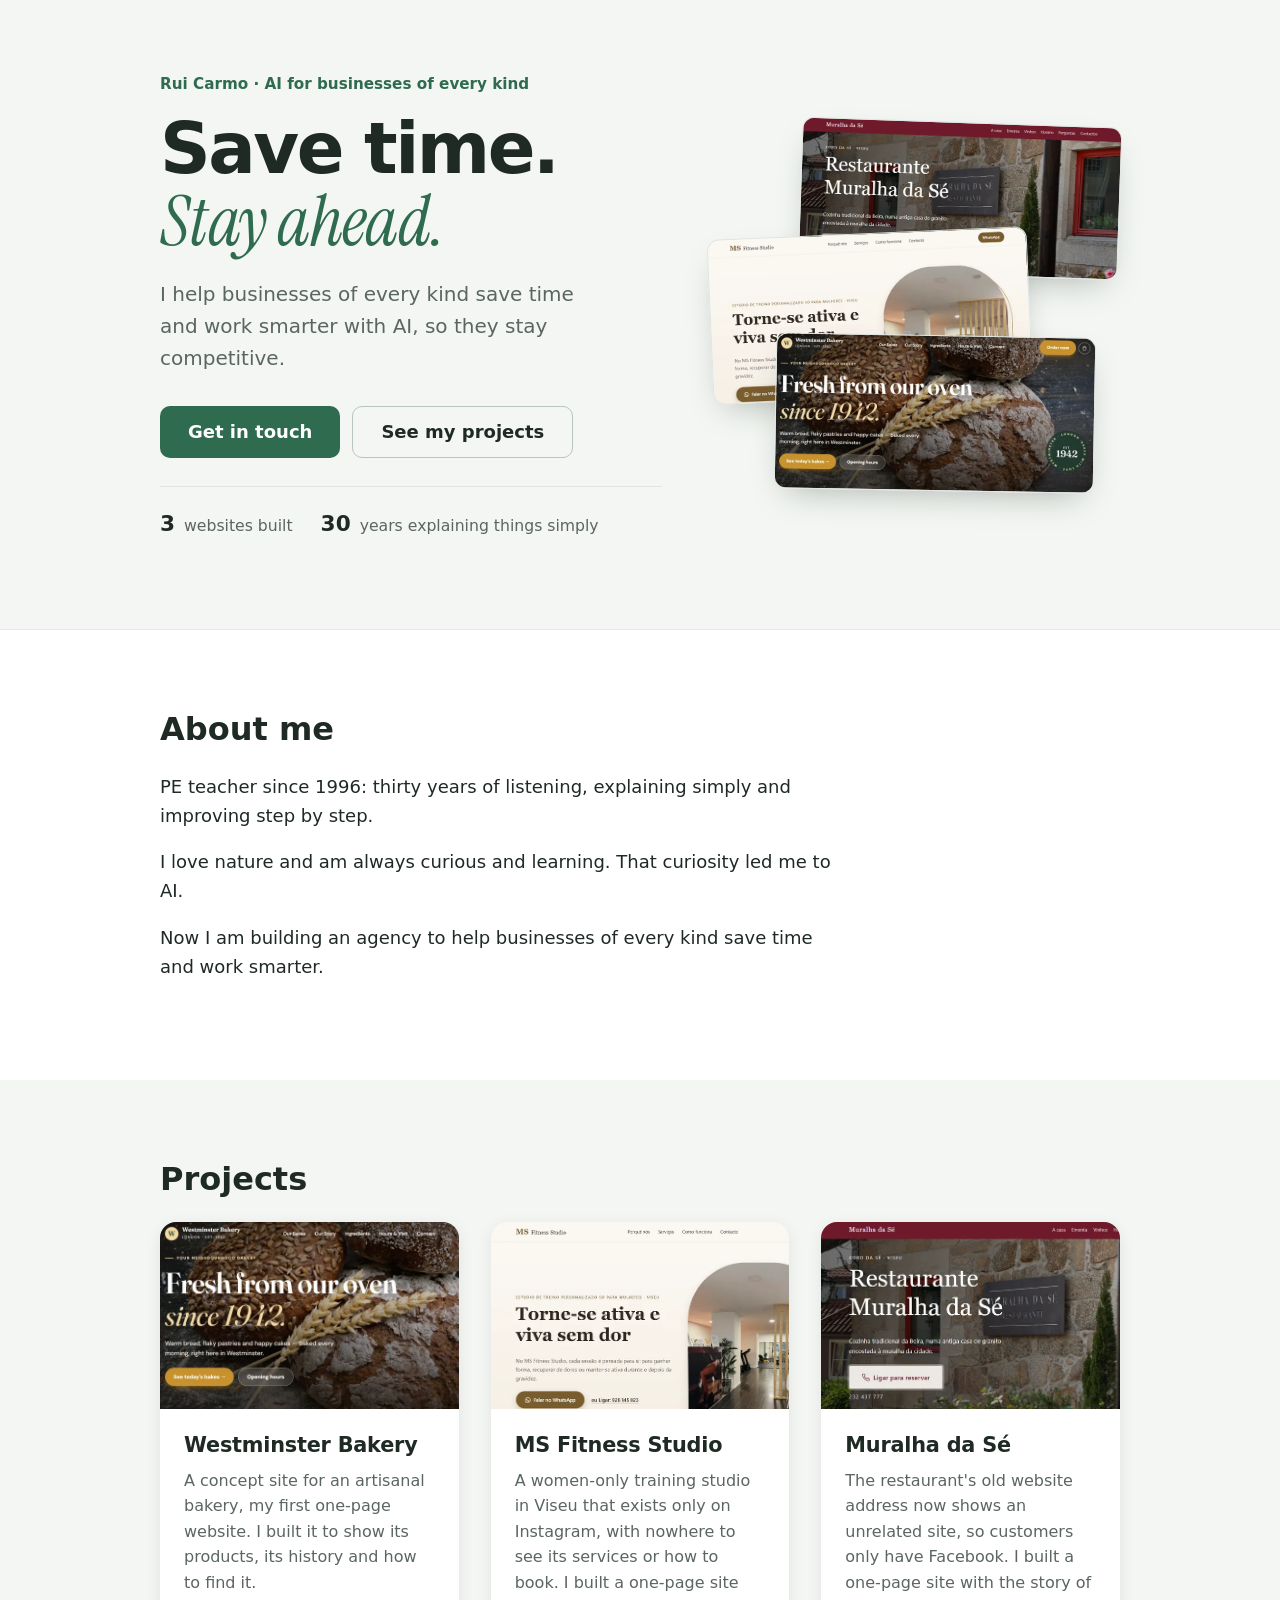
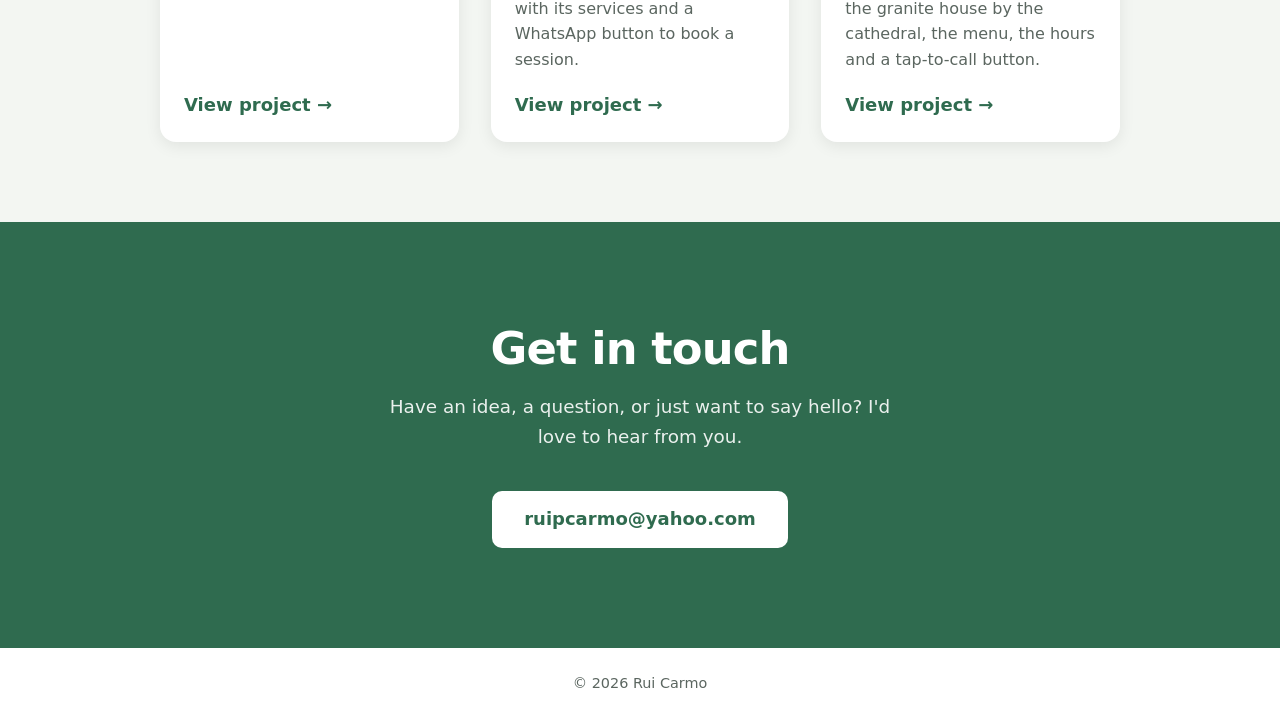
<file: index.html>
<!DOCTYPE html>
<html lang="en">
<head>
  <meta charset="UTF-8">
  <meta name="viewport" content="width=device-width, initial-scale=1.0">
  <!-- Search: the clickable title and the grey text under it in Google -->
  <title>Rui Carmo | Websites and AI for businesses of every kind</title>
  <meta name="description" content="I help businesses of every kind save time and work smarter with AI. See the websites I built: a bakery, a fitness studio in Viseu and a restaurant.">
  <link rel="canonical" href="https://portfolio-mu-indol-57.vercel.app/">

  <!-- Hidden card for Google and AI assistants: who I am and what is on this page -->
  <script type="application/ld+json">
{
  "@context": "https://schema.org",
  "@graph": [
    {
      "@type": "Person",
      "@id": "https://portfolio-mu-indol-57.vercel.app/#rui",
      "name": "Rui Carmo",
      "url": "https://portfolio-mu-indol-57.vercel.app/",
      "jobTitle": "Websites and AI for businesses",
      "description": "PE teacher since 1996, now building an agency that helps businesses in Portugal save time and work smarter with AI.",
      "knowsAbout": [
        "Websites",
        "Artificial intelligence for small businesses"
      ],
      "address": {
        "@type": "PostalAddress",
        "addressCountry": "PT"
      }
    },
    {
      "@type": "WebSite",
      "@id": "https://portfolio-mu-indol-57.vercel.app/#website",
      "name": "Rui Carmo | Portfolio",
      "url": "https://portfolio-mu-indol-57.vercel.app/",
      "inLanguage": "en",
      "author": {
        "@id": "https://portfolio-mu-indol-57.vercel.app/#rui"
      }
    }
  ]
}
  </script>

  <!-- Preview shown when the link is shared (Facebook, WhatsApp, LinkedIn, X) -->
  <meta property="og:type" content="website">
  <meta property="og:url" content="https://portfolio-mu-indol-57.vercel.app/">
  <meta property="og:title" content="Rui Carmo | Websites and AI for businesses of every kind">
  <meta property="og:description" content="I help businesses of every kind save time and work smarter with AI. See the websites I built: a bakery, a fitness studio in Viseu and a restaurant.">
  <meta property="og:image" content="https://portfolio-mu-indol-57.vercel.app/images/og-image-v2.png">
  <meta property="og:image:width" content="1200">
  <meta property="og:image:height" content="630">
  <meta property="og:image:alt" content="Rui Carmo: websites and AI for businesses. Save time. Stay ahead.">
  <meta name="twitter:card" content="summary_large_image">

  <!-- Icons for the browser tab and the phone home screen -->
  <link rel="icon" href="favicon.ico" sizes="32x32">
  <link rel="icon" href="favicon.svg" type="image/svg+xml">
  <link rel="apple-touch-icon" href="apple-touch-icon.png">

  <link rel="stylesheet" href="style.css">
</head>
<body>

  <!-- 1. HERO: the first thing visitors see -->
  <header class="hero">
    <div class="container hero-grid">

      <div class="hero-text">
        <p class="eyebrow">Rui Carmo · AI for businesses of every kind</p>
        <h1>Save time. <em>Stay ahead.</em></h1>
        <p class="tagline">I help businesses of every kind save time and work smarter with AI, so they stay competitive.</p>

        <div class="hero-actions">
          <a class="button" href="#contact">Get in touch</a>
          <a class="button button-ghost" href="#projects">See my projects</a>
        </div>

        <ul class="hero-facts">
          <li><strong>3</strong> websites built</li>
          <li><strong>30</strong> years explaining things simply</li>
        </ul>
      </div>

      <!-- Real work instead of a stock photo: the three project screenshots -->
      <a class="hero-shots" href="#projects" aria-label="See my projects">
        <img src="images/muralha.webp" alt="" class="shot shot-1">
        <img src="images/fitness.webp" alt="" class="shot shot-2">
        <img src="images/bakery.webp" alt="" class="shot shot-3">
      </a>

    </div>
  </header>

  <main>

    <!-- 2. ABOUT -->
    <section id="about" class="section">
      <div class="container">
        <h2>About me</h2>
        <p>PE teacher since 1996: thirty years of listening, explaining simply and improving step by step.</p>
        <p>I love nature and am always curious and learning. That curiosity led me to AI.</p>
        <p>Now I am building an agency to help businesses of every kind save time and work smarter.</p>
      </div>
    </section>

    <!-- 3. PROJECTS: three cards -->
    <section id="projects" class="section section-alt">
      <div class="container">
        <h2>Projects</h2>
        <div class="cards">

          <article class="card">
            <img class="card-image" src="images/bakery.webp" alt="Homepage of the Westminster Bakery website, a concept site for an artisanal bakery" loading="lazy">
            <div class="card-body">
              <h3>Westminster Bakery</h3>
              <p>A concept site for an artisanal bakery, my first one-page website. I built it to show its products, its history and how to find it.</p>
              <a href="https://westminster-bakery.vercel.app" target="_blank" rel="noopener noreferrer">View project &rarr;</a>
            </div>
          </article>

          <article class="card">
            <img class="card-image" src="images/fitness.webp" alt="Homepage of the MS Fitness Studio website, a women-only training studio in Viseu" loading="lazy">
            <div class="card-body">
              <h3>MS Fitness Studio</h3>
              <p>A women-only training studio in Viseu that exists only on Instagram, with nowhere to see its services or how to book. I built a one-page site with its services and a WhatsApp button to book a session.</p>
              <a href="https://ms-fitness-studio.vercel.app" target="_blank" rel="noopener noreferrer">View project &rarr;</a>
            </div>
          </article>

          <article class="card">
            <img class="card-image" src="images/muralha.webp" alt="Homepage of the Muralha da Sé restaurant website, a granite house by the cathedral" loading="lazy">
            <div class="card-body">
              <h3>Muralha da Sé</h3>
              <p>The restaurant's old website address now shows an unrelated site, so customers only have Facebook. I built a one-page site with the story of the granite house by the cathedral, the menu, the hours and a tap-to-call button.</p>
              <a href="https://muralha-da-se.vercel.app" target="_blank" rel="noopener noreferrer">View project &rarr;</a>
            </div>
          </article>

        </div>
      </div>
    </section>

    <!-- 4. CONTACT -->
    <section id="contact" class="section">
      <div class="container">
        <h2>Get in touch</h2>
        <p>Have an idea, a question, or just want to say hello? I'd love to hear from you.</p>
        <a class="button" href="mailto:ruipcarmo@yahoo.com?subject=Project%20enquiry%20%E2%80%94%20">ruipcarmo@yahoo.com</a>
      </div>
    </section>

  </main>

  <footer class="footer">
    <p>&copy; 2026 Rui Carmo</p>
  </footer>

</body>
</html>
</file>
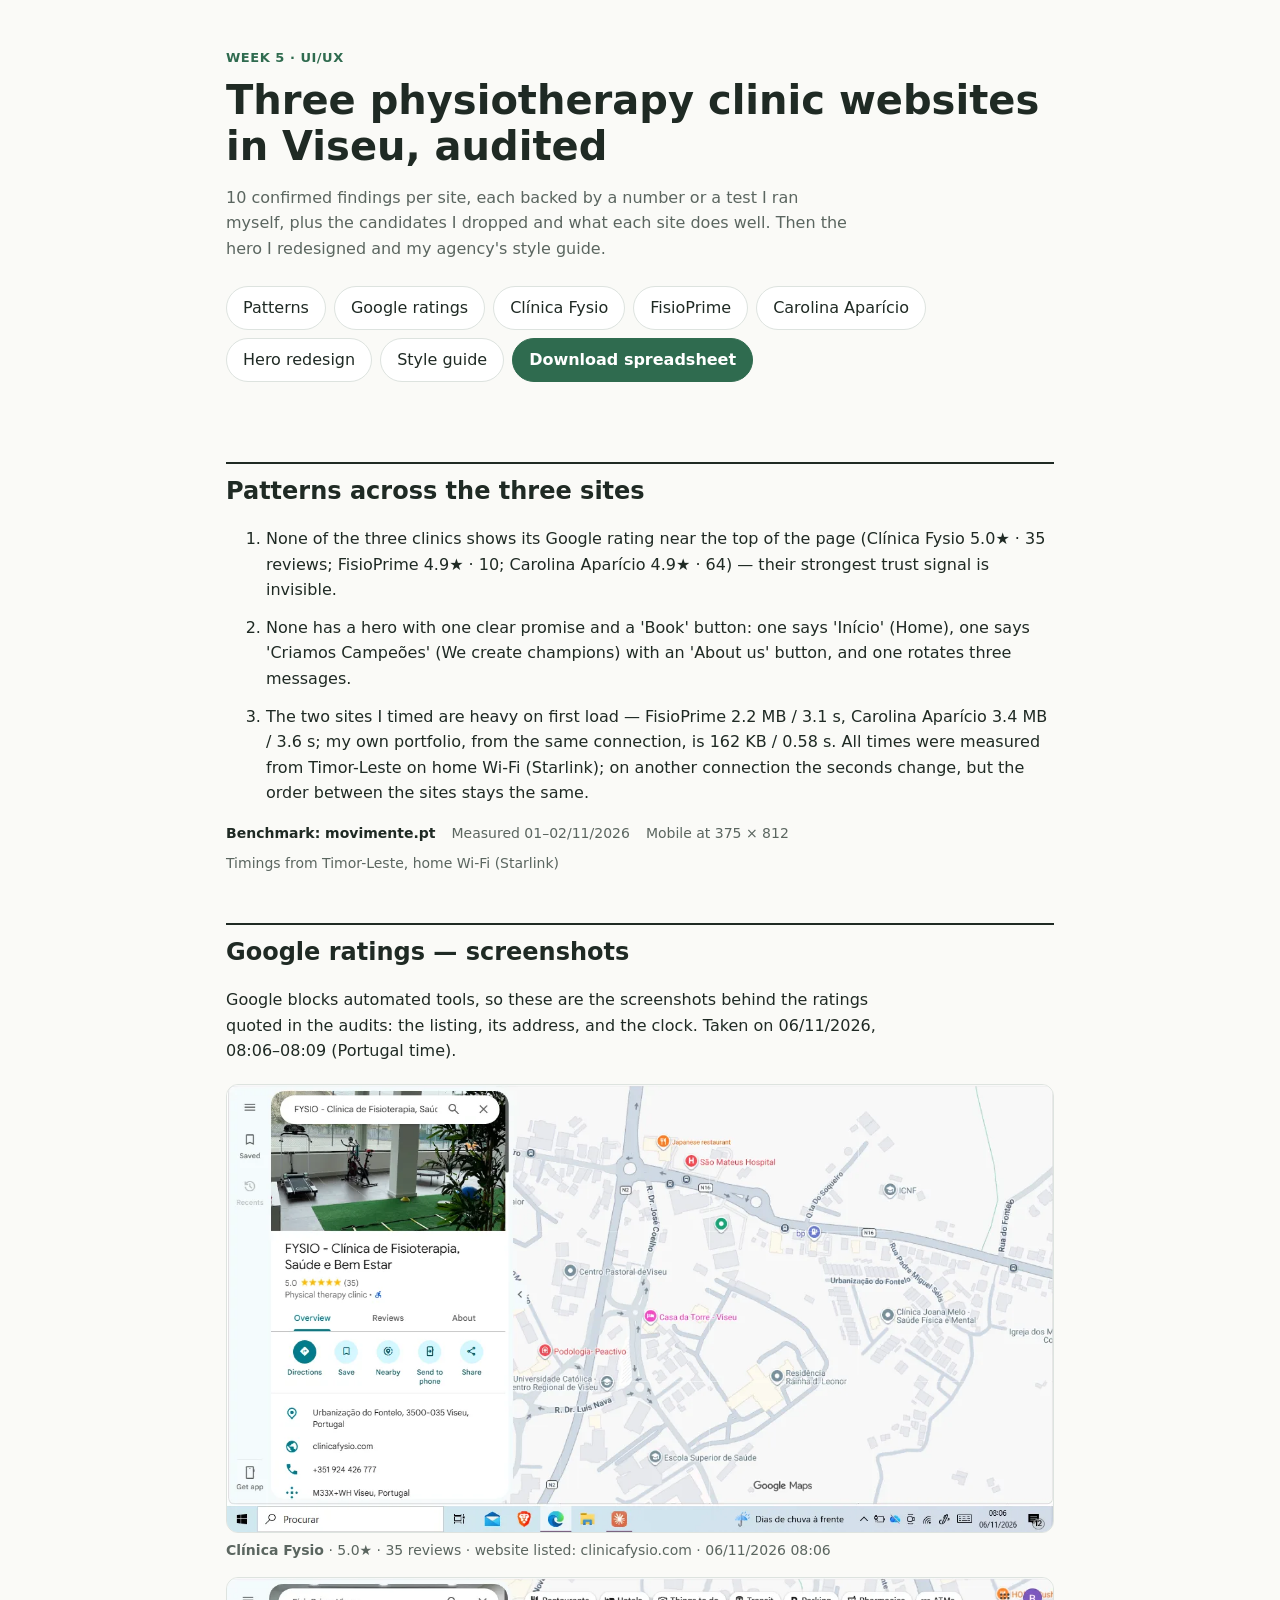
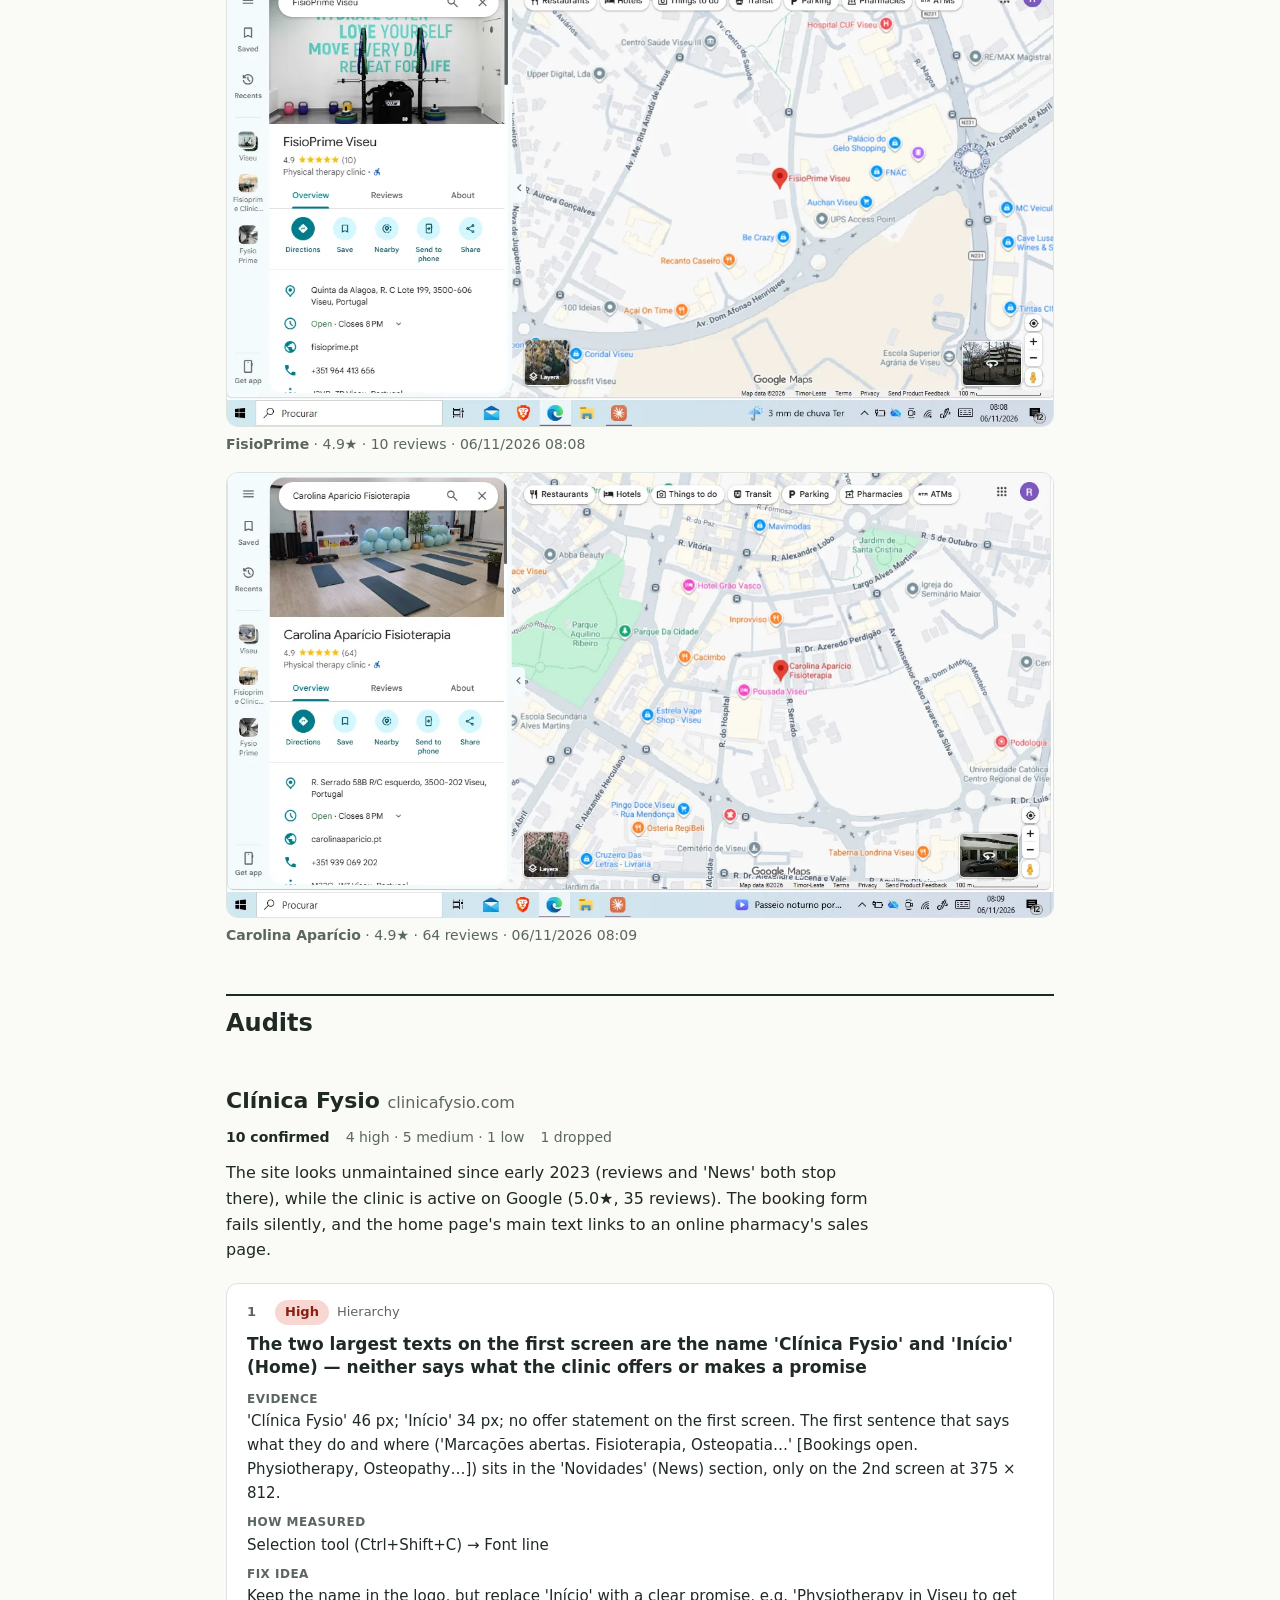
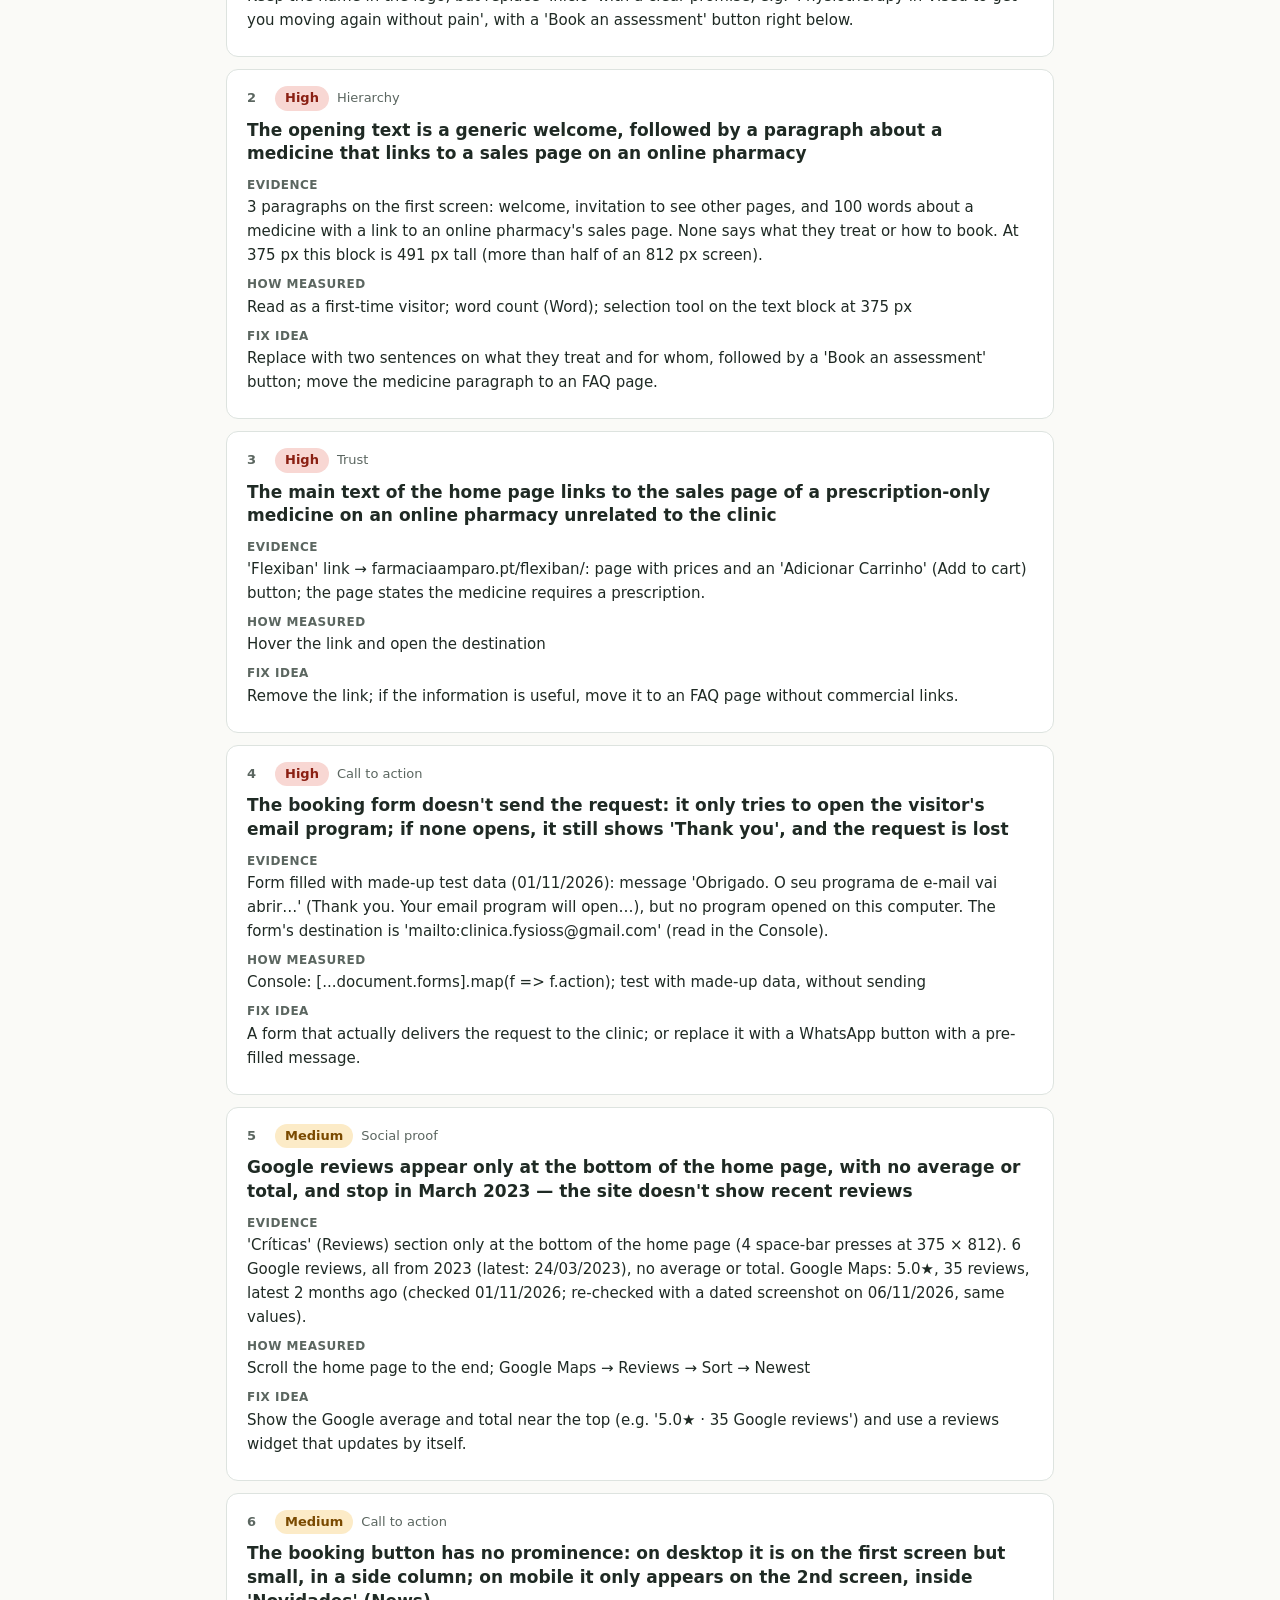
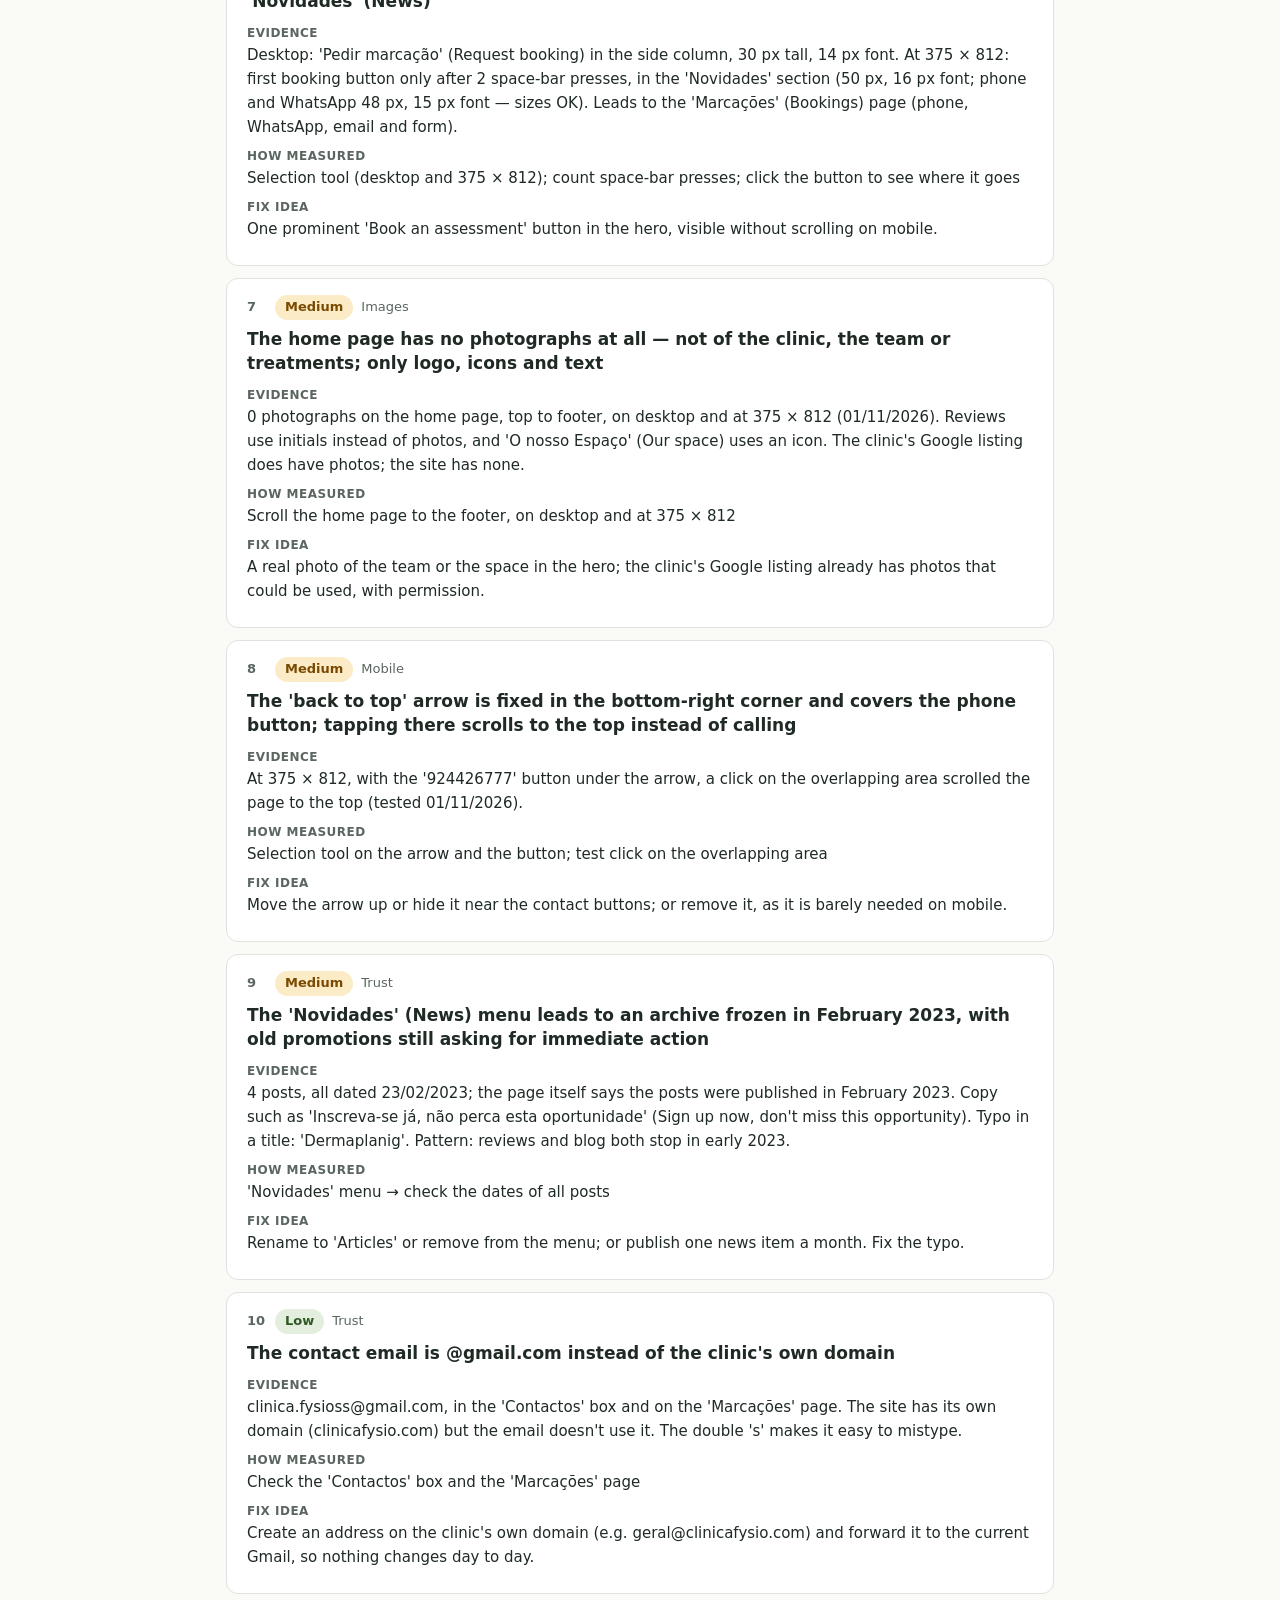
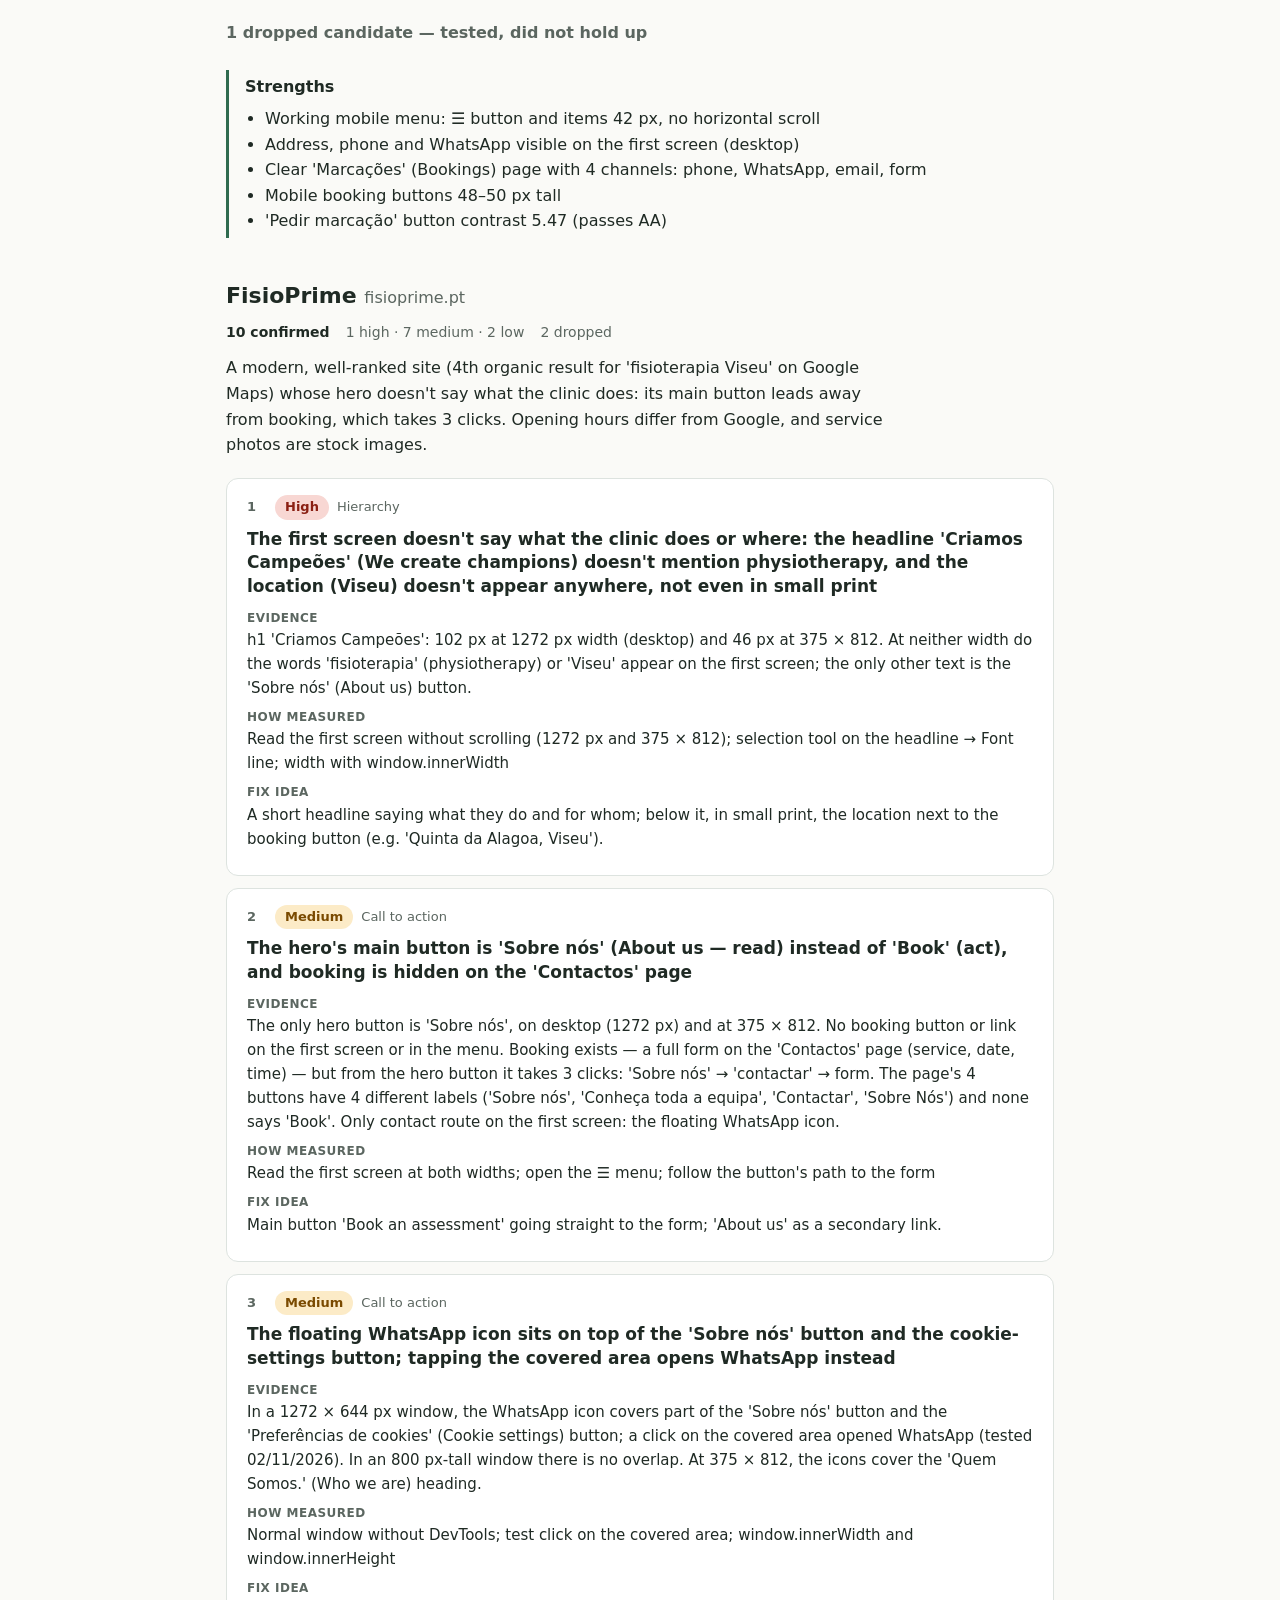
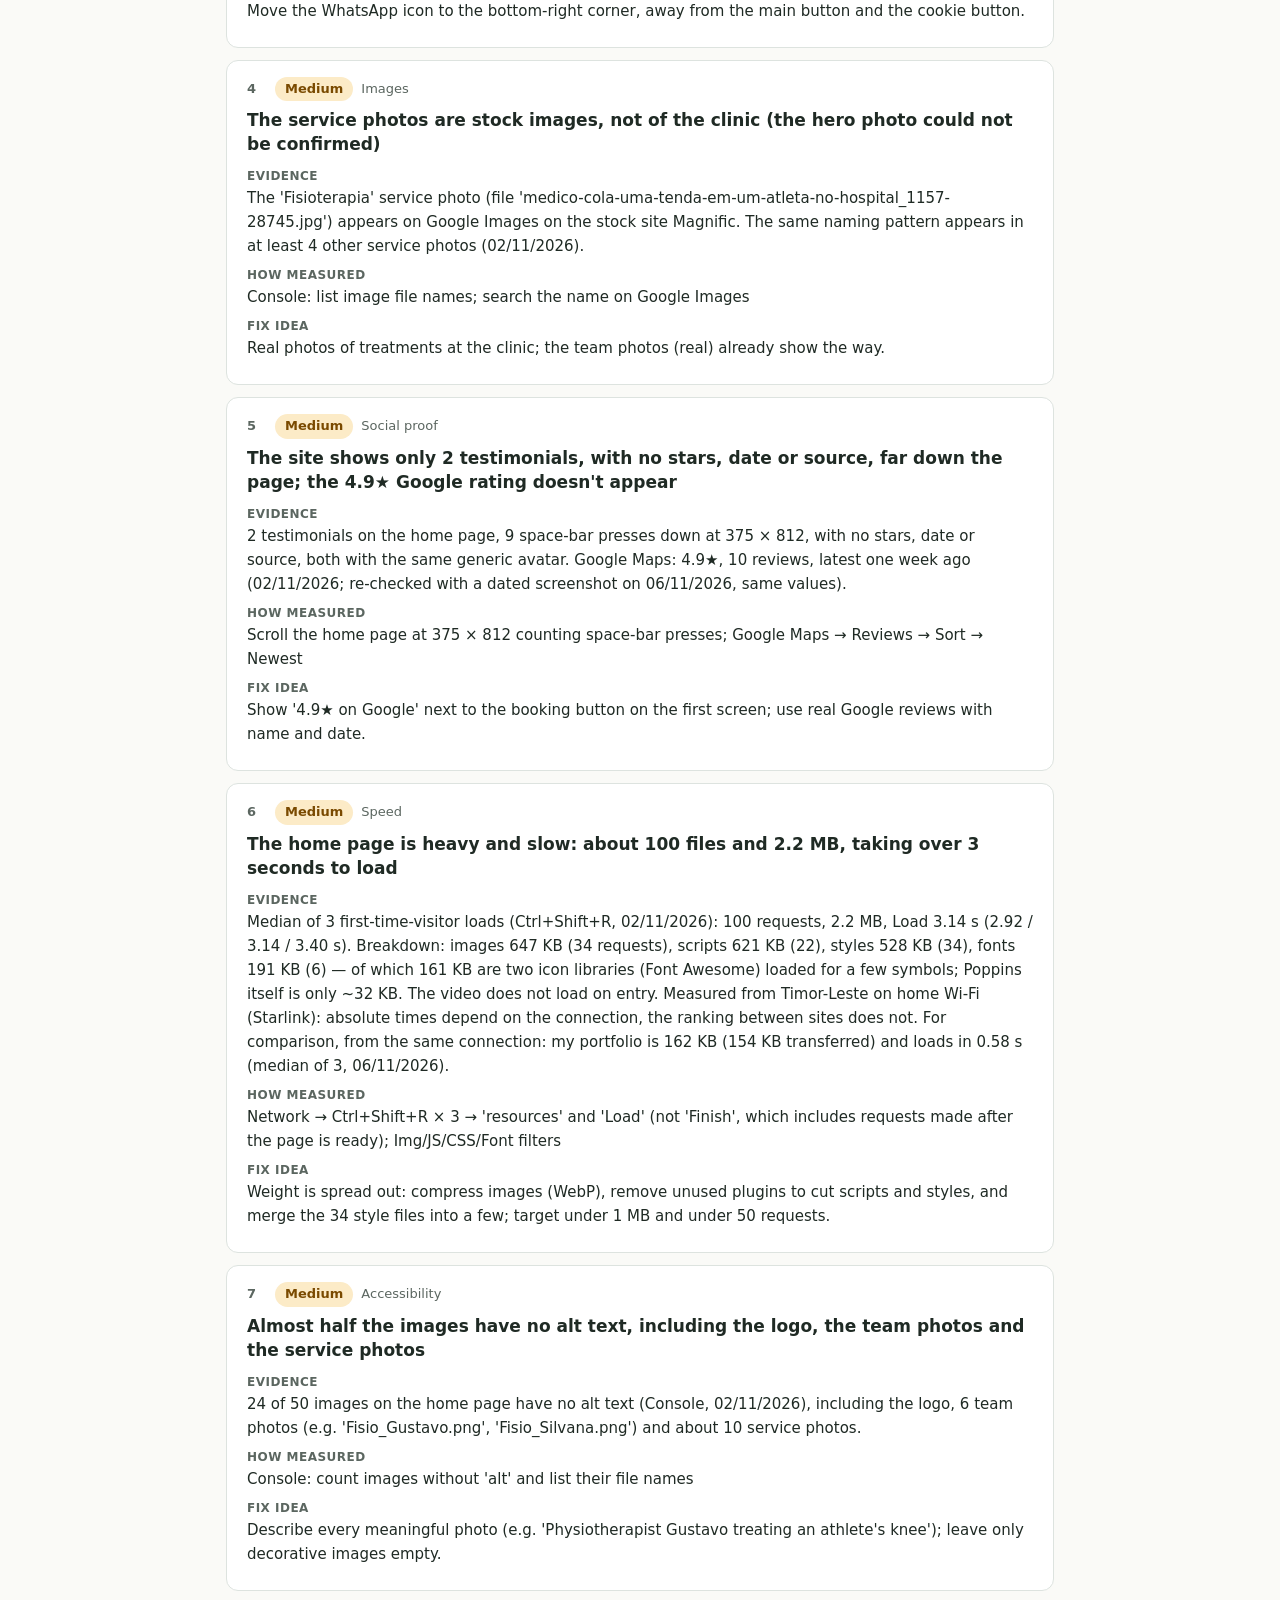
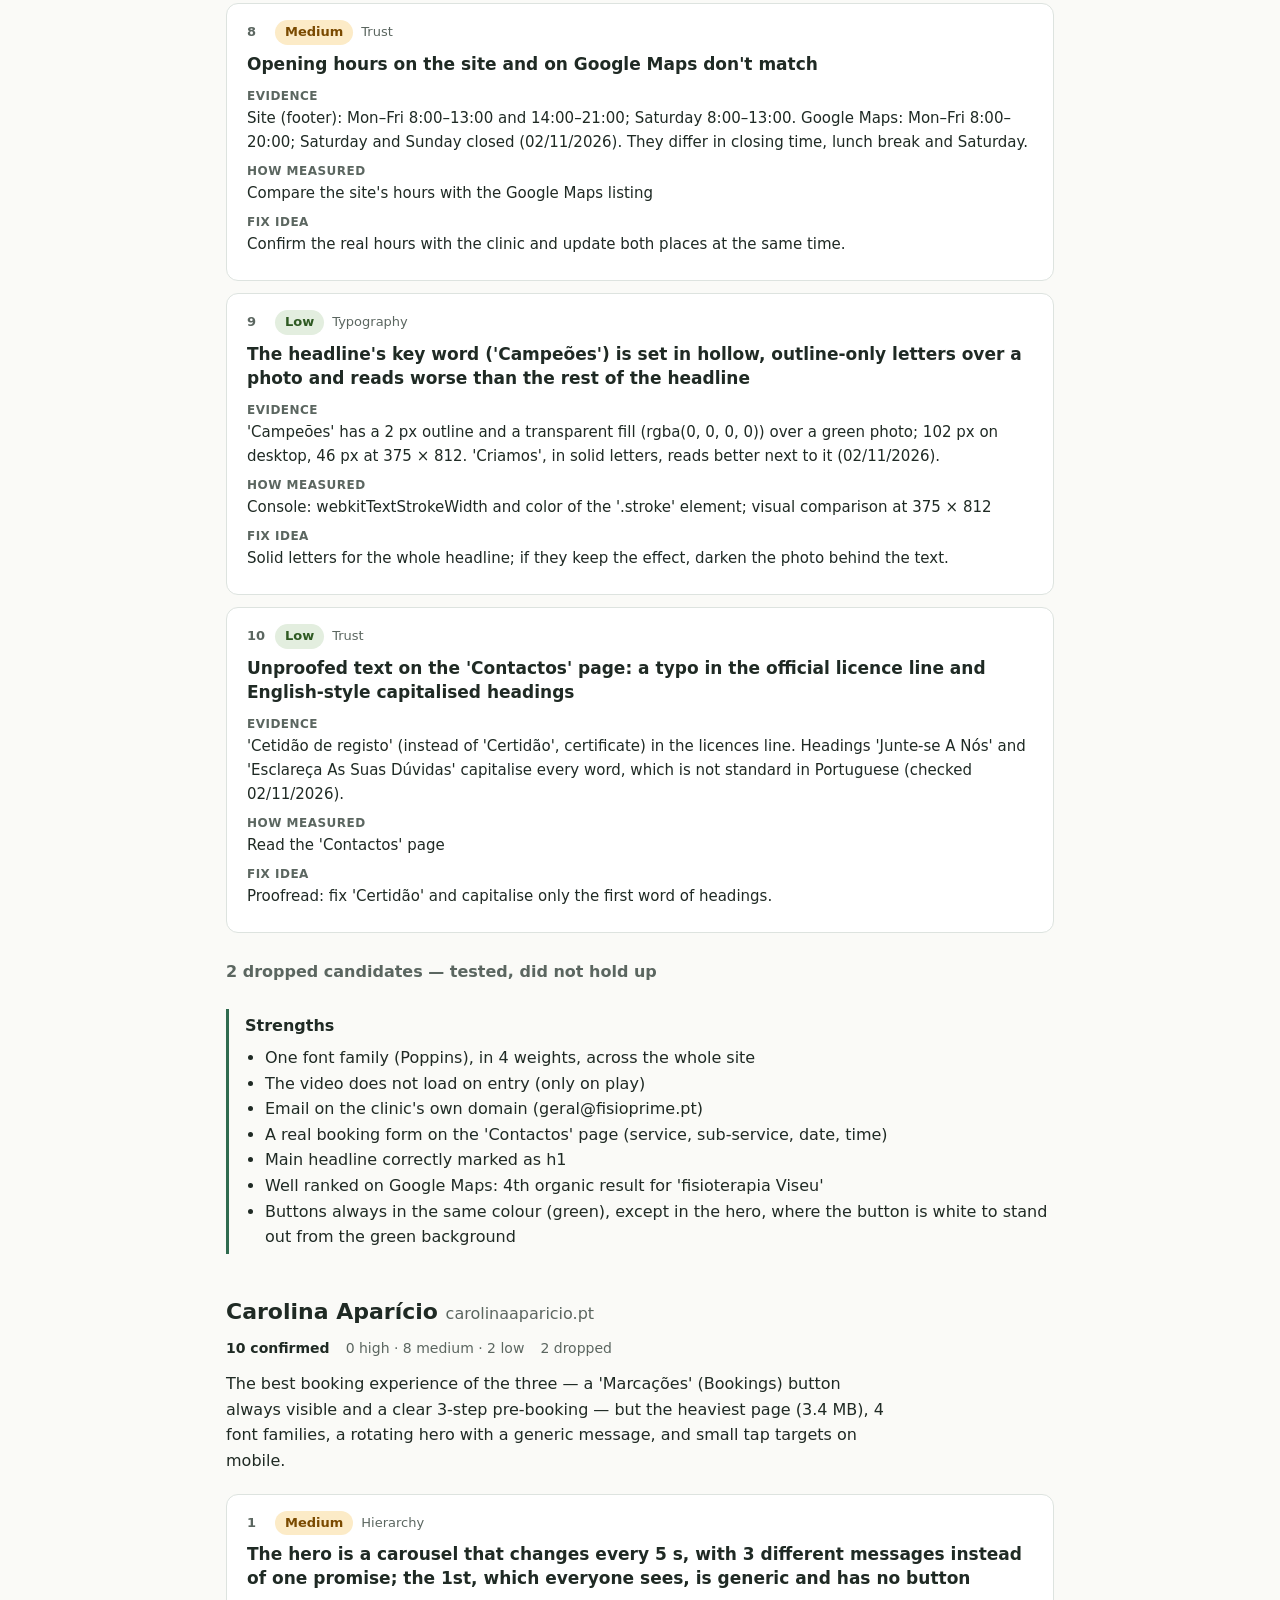
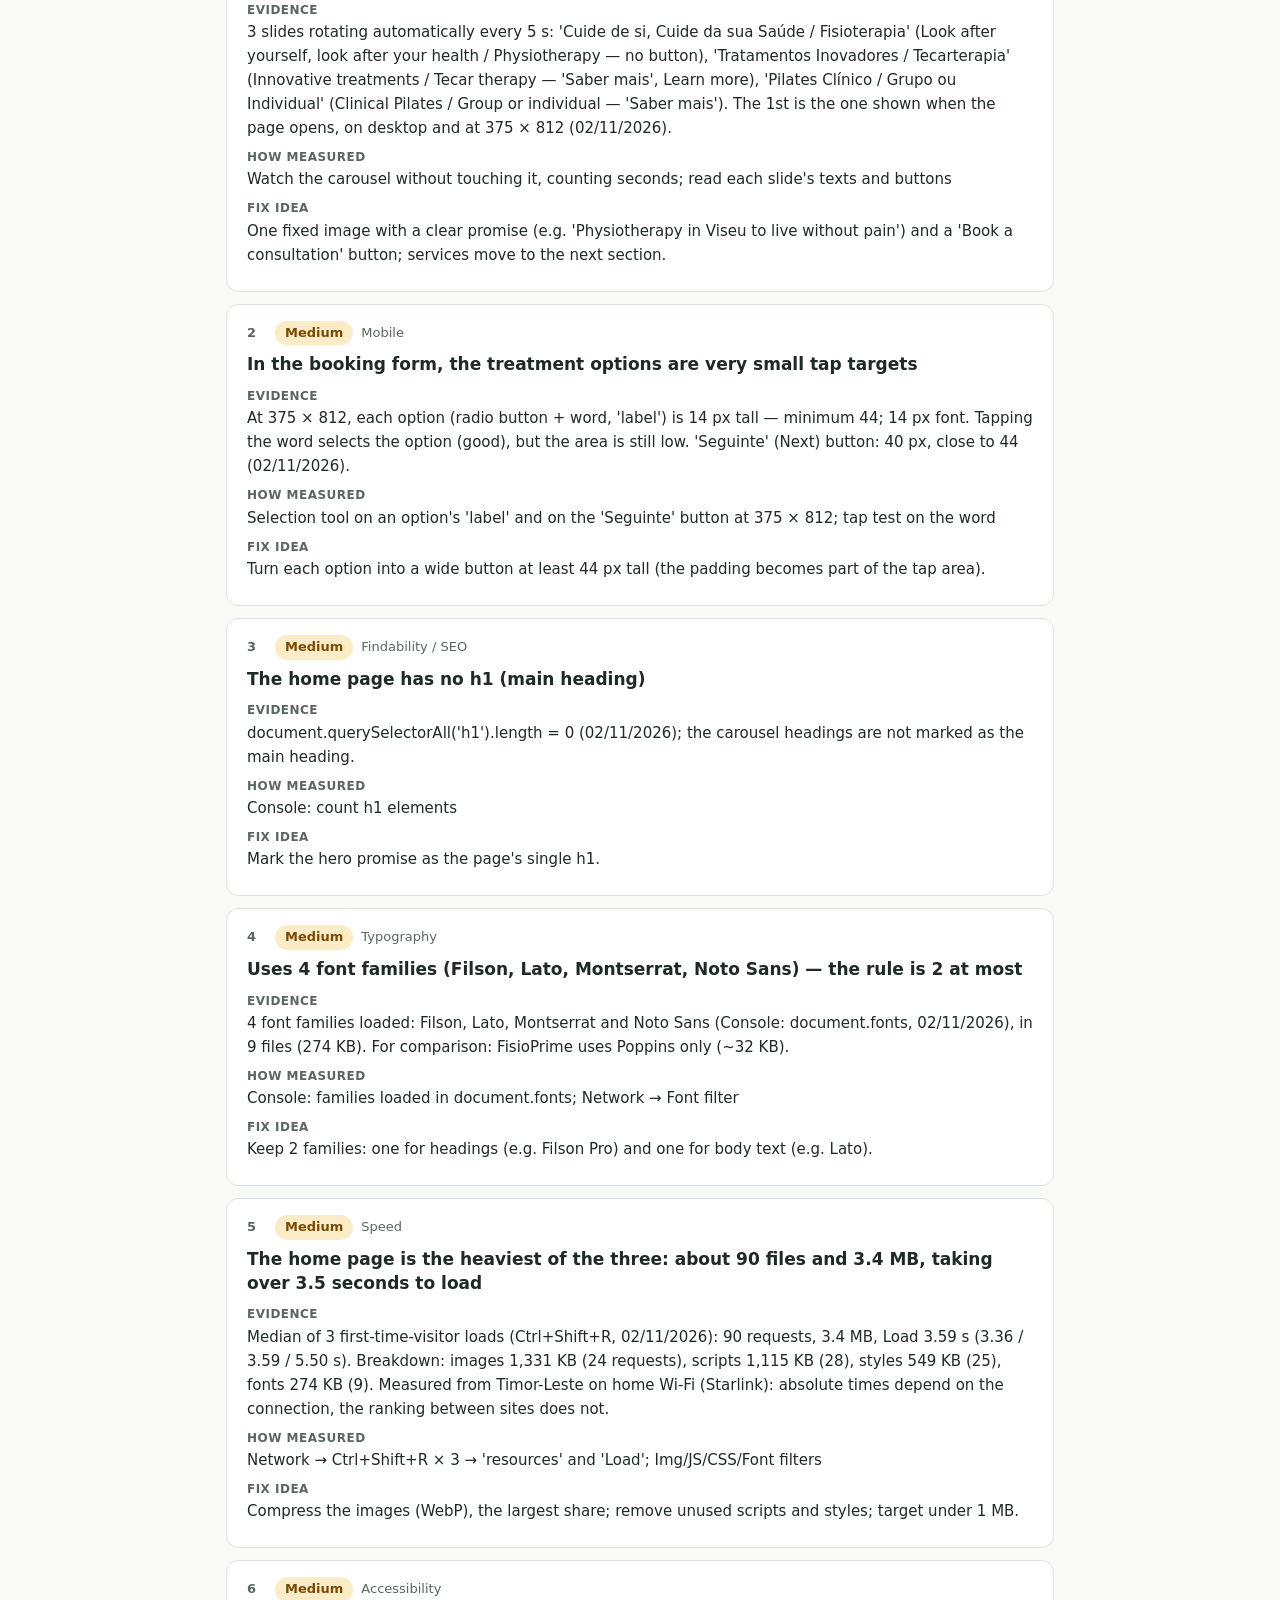
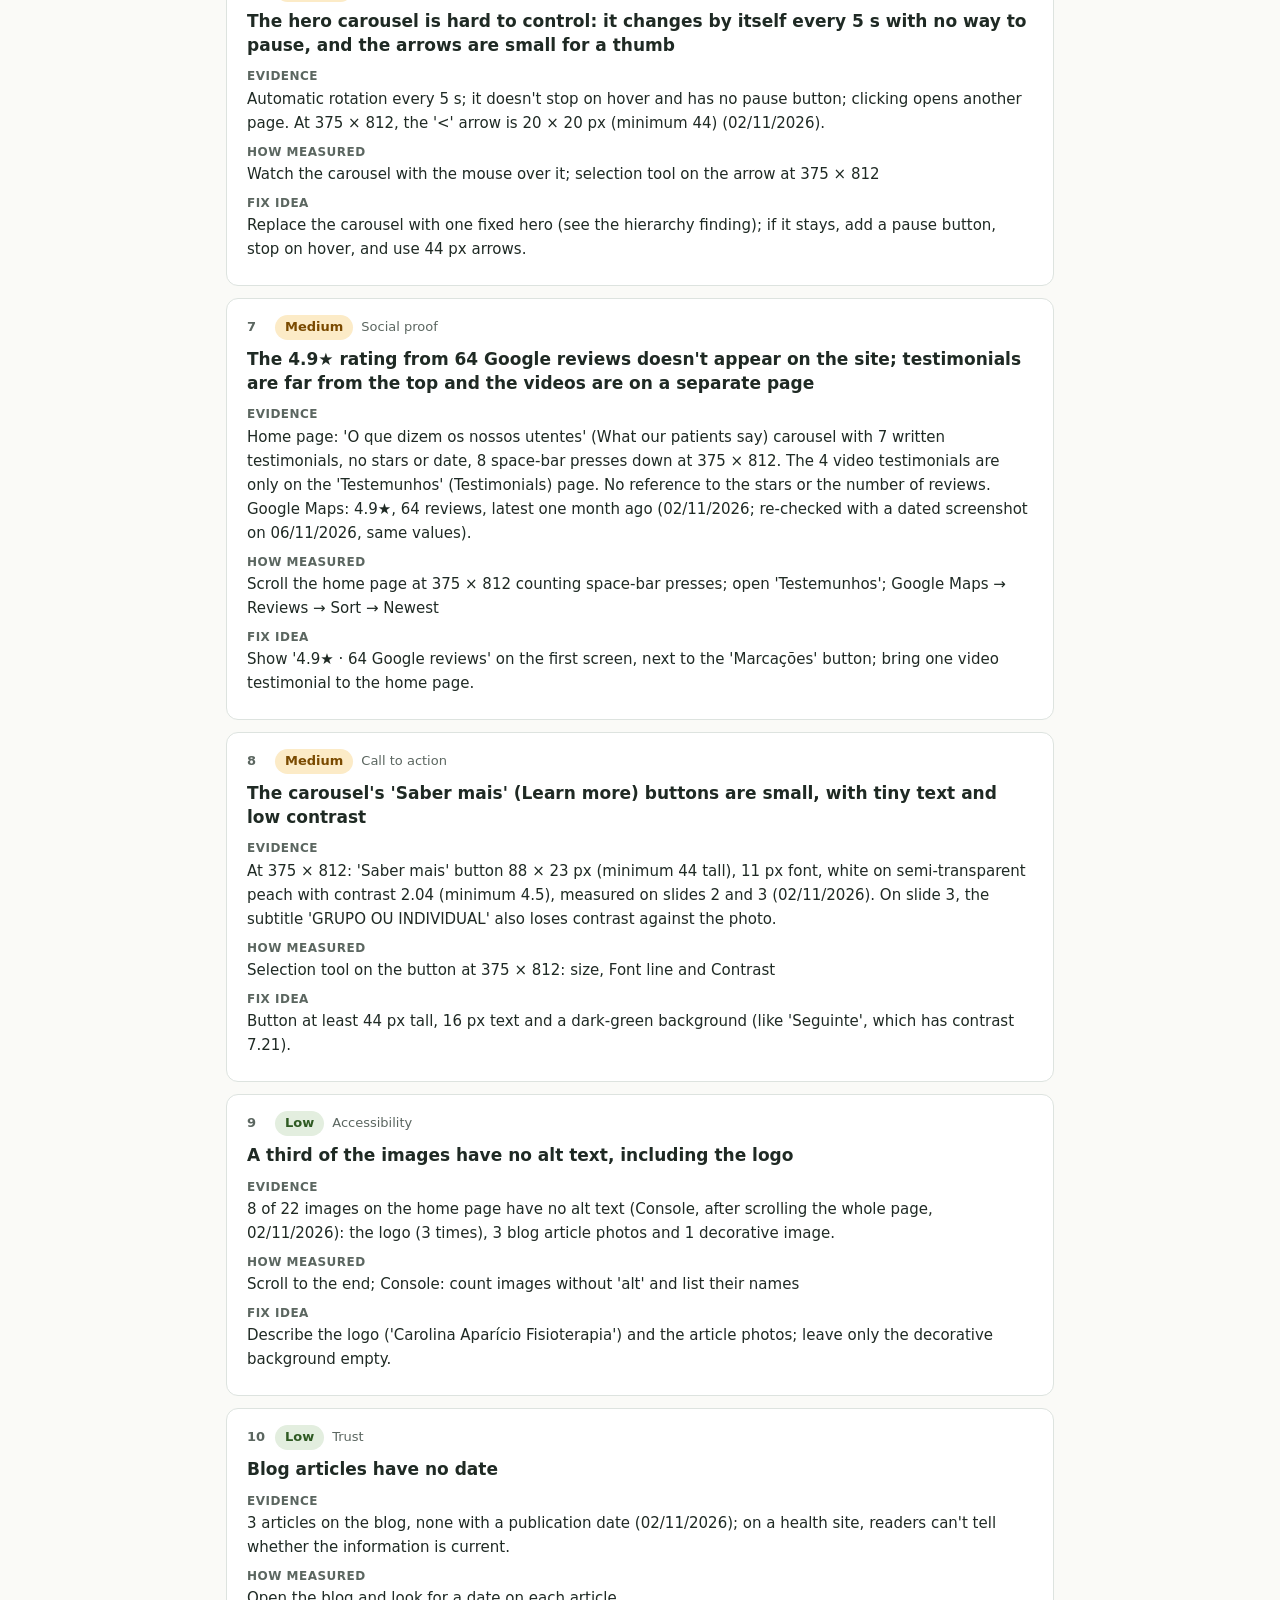
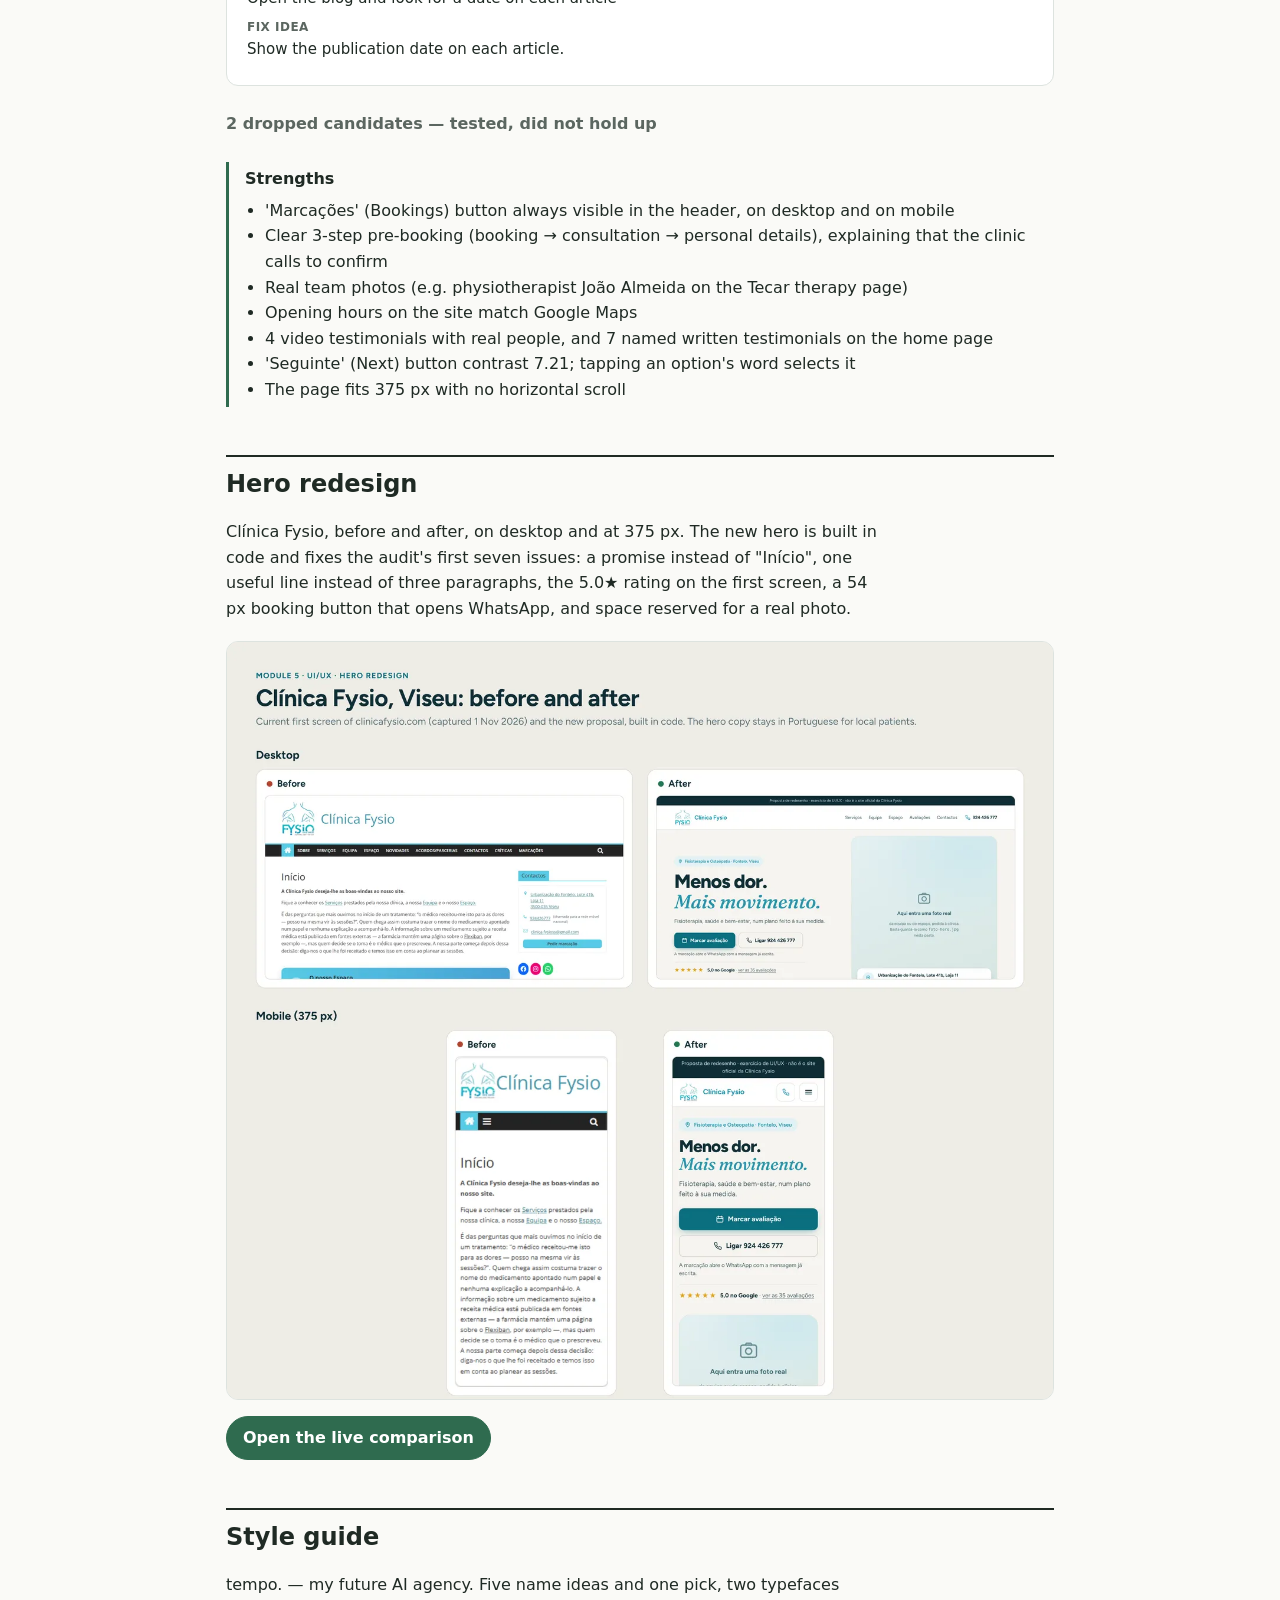
<file: semana-5/index.html>
<!doctype html>
<html lang="en">
<head>
<meta charset="utf-8">
<meta name="viewport" content="width=device-width, initial-scale=1">
<meta name="robots" content="noindex, nofollow">
<title>Week 5 — UI/UX audits</title>
<style>
:root{--ink:#1F2A24;--muted:#5B6660;--line:#DDE3DF;--bg:#FAFAF7;--card:#FFFFFF;--accent:#2F6B4F;--accent-ink:#FFFFFF;
--high-bg:#F8D7D3;--high:#8A1F12;--med-bg:#FCEBC7;--med:#7A4A00;--low-bg:#E3EEDF;--low:#2F5A23}
*{box-sizing:border-box}
body{margin:0;background:var(--bg);color:var(--ink);font:16px/1.6 system-ui,-apple-system,"Segoe UI",Roboto,Arial,sans-serif}
.wrap{max-width:860px;margin:0 auto;padding:0 16px}
header{padding:48px 0 24px}
.kicker{color:var(--accent);font-weight:600;letter-spacing:.04em;text-transform:uppercase;font-size:13px;margin:0 0 8px}
h1{font-size:clamp(28px,5vw,40px);line-height:1.15;margin:0 0 16px}
.lead{color:var(--muted);margin:0 0 24px;max-width:62ch}
nav{display:flex;flex-wrap:wrap;gap:8px;margin-bottom:8px}
nav a,.btn{display:inline-flex;align-items:center;min-height:44px;padding:0 16px;border:1px solid var(--line);border-radius:999px;color:var(--ink);text-decoration:none;background:var(--card)}
.btn{background:var(--accent);color:var(--accent-ink);border-color:var(--accent);font-weight:600}
h2{font-size:24px;margin:48px 0 16px;padding-top:8px;border-top:2px solid var(--ink)}
.cross li{margin-bottom:12px}
.clinic{margin-top:40px}
h3{font-size:22px;margin:0 0 8px}
.url{font-weight:400;color:var(--muted);font-size:16px}
.stats{display:flex;flex-wrap:wrap;gap:8px 16px;color:var(--muted);font-size:14px;margin:0 0 12px}
.stats span:first-child{color:var(--ink);font-weight:600}
.pattern{margin:0 0 20px;max-width:65ch}
.f{background:var(--card);border:1px solid var(--line);border-radius:12px;padding:16px 20px;margin-bottom:12px}
.f h4{font-size:17px;line-height:1.4;margin:8px 0 10px}
.f p{margin:0 0 8px;font-size:15px}
.f p b{display:block;font-size:12px;letter-spacing:.04em;text-transform:uppercase;color:var(--muted)}
.meta{display:flex;flex-wrap:wrap;align-items:center;gap:8px;font-size:13px}
.n{font-weight:700;color:var(--muted);min-width:20px}
.cat{color:var(--muted)}
.sev{padding:2px 10px;border-radius:999px;font-weight:600}
.sev.high{background:var(--high-bg);color:var(--high)}.sev.med{background:var(--med-bg);color:var(--med)}.sev.low{background:var(--low-bg);color:var(--low)}
details{margin:16px 0}
summary{cursor:pointer;min-height:44px;display:flex;align-items:center;color:var(--muted);font-weight:600}
details .f{opacity:.8}
.strengths{border-left:3px solid var(--accent);padding:4px 0 4px 16px;margin-top:16px}
.strengths h4{margin:0 0 6px} .strengths ul{margin:0;padding-left:20px}

.shot{display:block;border:1px solid var(--line);border-radius:12px;overflow:hidden;margin:0 0 16px;background:var(--card)}.shot img{display:block;width:100%;height:auto}

.proofs{display:grid;gap:16px}figure{margin:0}figure a{display:block;border:1px solid var(--line);border-radius:12px;overflow:hidden;background:var(--card)}figure img{display:block;width:100%;height:auto}figcaption{font-size:14px;color:var(--muted);margin-top:6px}
.soon{color:var(--muted);border:1px dashed var(--line);border-radius:12px;padding:24px;text-align:center}
footer{color:var(--muted);font-size:14px;padding:48px 0 64px}
</style>
</head>
<body>
<div class="wrap">
<header>
<p class="kicker">Week 5 · UI/UX</p>
<h1>Three physiotherapy clinic websites in Viseu, audited</h1>
<p class="lead">10 confirmed findings per site, each backed by a number or a test I ran myself, plus the candidates I dropped and what each site does well. Then the hero I redesigned and my agency's style guide.</p>
<nav><a href="#patterns">Patterns</a><a href="#google">Google ratings</a><a href="#fysio">Clínica Fysio</a><a href="#fisioprime">FisioPrime</a><a href="#carolina">Carolina Aparício</a><a href="#hero">Hero redesign</a><a href="#style">Style guide</a><a class="btn" href="/semana-5/week5-ui-audits.xlsx" download>Download spreadsheet</a></nav>
</header>
<main>
<section id="patterns"><h2>Patterns across the three sites</h2><ol class="cross"><li>None of the three clinics shows its Google rating near the top of the page (Clínica Fysio 5.0★ · 35 reviews; FisioPrime 4.9★ · 10; Carolina Aparício 4.9★ · 64) — their strongest trust signal is invisible.</li><li>None has a hero with one clear promise and a &#x27;Book&#x27; button: one says &#x27;Início&#x27; (Home), one says &#x27;Criamos Campeões&#x27; (We create champions) with an &#x27;About us&#x27; button, and one rotates three messages.</li><li>The two sites I timed are heavy on first load — FisioPrime 2.2 MB / 3.1 s, Carolina Aparício 3.4 MB / 3.6 s; my own portfolio, from the same connection, is 162 KB / 0.58 s. All times were measured from Timor-Leste on home Wi-Fi (Starlink); on another connection the seconds change, but the order between the sites stays the same.</li></ol>
<p class="stats"><span>Benchmark: movimente.pt</span><span>Measured 01–02/11/2026</span><span>Mobile at 375 × 812</span><span>Timings from Timor-Leste, home Wi-Fi (Starlink)</span></p></section>
<section id="google"><h2>Google ratings — screenshots</h2>
<p class="pattern">Google blocks automated tools, so these are the screenshots behind the ratings quoted in the audits: the listing, its address, and the clock. Taken on 06/11/2026, 08:06–08:09 (Portugal time).</p>
<div class="proofs">
<figure><a href="/semana-5/img/google-fysio.webp"><img src="/semana-5/img/google-fysio.webp" width="1276" height="690" loading="lazy" alt="Google Maps listing of FYSIO - Clínica de Fisioterapia, Saúde e Bem Estar, Viseu: 5.0 stars, 35 reviews; clock 06/11/2026 08:06"></a><figcaption><b>Clínica Fysio</b> · 5.0★ · 35 reviews · website listed: clinicafysio.com · 06/11/2026 08:06</figcaption></figure>
<figure><a href="/semana-5/img/google-fisioprime.webp"><img src="/semana-5/img/google-fisioprime.webp" width="1271" height="690" loading="lazy" alt="Google Maps listing of FisioPrime Viseu: 4.9 stars, 10 reviews; clock 06/11/2026 08:08"></a><figcaption><b>FisioPrime</b> · 4.9★ · 10 reviews · 06/11/2026 08:08</figcaption></figure>
<figure><a href="/semana-5/img/google-carolina.webp"><img src="/semana-5/img/google-carolina.webp" width="1277" height="687" loading="lazy" alt="Google Maps listing of Carolina Aparício Fisioterapia, Viseu: 4.9 stars, 64 reviews; clock 06/11/2026 08:09"></a><figcaption><b>Carolina Aparício</b> · 4.9★ · 64 reviews · 06/11/2026 08:09</figcaption></figure>
</div></section>
<h2 id="audits">Audits</h2>
<section class="clinic" id="fysio">
<h3>Clínica Fysio <span class="url">clinicafysio.com</span></h3>
<p class="stats"><span>10 confirmed</span><span>4 high · 5 medium · 1 low</span><span>1 dropped</span></p>
<p class="pattern">The site looks unmaintained since early 2023 (reviews and &#x27;News&#x27; both stop there), while the clinic is active on Google (5.0★, 35 reviews). The booking form fails silently, and the home page&#x27;s main text links to an online pharmacy&#x27;s sales page.</p>
<article class="f">
<div class="meta"><span class="n">1</span><span class="sev high">High</span><span class="cat">Hierarchy</span></div>
<h4>The two largest texts on the first screen are the name &#x27;Clínica Fysio&#x27; and &#x27;Início&#x27; (Home) — neither says what the clinic offers or makes a promise</h4>
<p><b>Evidence</b> &#x27;Clínica Fysio&#x27; 46 px; &#x27;Início&#x27; 34 px; no offer statement on the first screen. The first sentence that says what they do and where (&#x27;Marcações abertas. Fisioterapia, Osteopatia…&#x27; [Bookings open. Physiotherapy, Osteopathy…]) sits in the &#x27;Novidades&#x27; (News) section, only on the 2nd screen at 375 × 812.</p>
<p class="how"><b>How measured</b> Selection tool (Ctrl+Shift+C) → Font line</p>
<p><b>Fix idea</b> Keep the name in the logo, but replace &#x27;Início&#x27; with a clear promise, e.g. &#x27;Physiotherapy in Viseu to get you moving again without pain&#x27;, with a &#x27;Book an assessment&#x27; button right below.</p></article>
<article class="f">
<div class="meta"><span class="n">2</span><span class="sev high">High</span><span class="cat">Hierarchy</span></div>
<h4>The opening text is a generic welcome, followed by a paragraph about a medicine that links to a sales page on an online pharmacy</h4>
<p><b>Evidence</b> 3 paragraphs on the first screen: welcome, invitation to see other pages, and 100 words about a medicine with a link to an online pharmacy&#x27;s sales page. None says what they treat or how to book. At 375 px this block is 491 px tall (more than half of an 812 px screen).</p>
<p class="how"><b>How measured</b> Read as a first-time visitor; word count (Word); selection tool on the text block at 375 px</p>
<p><b>Fix idea</b> Replace with two sentences on what they treat and for whom, followed by a &#x27;Book an assessment&#x27; button; move the medicine paragraph to an FAQ page.</p></article>
<article class="f">
<div class="meta"><span class="n">3</span><span class="sev high">High</span><span class="cat">Trust</span></div>
<h4>The main text of the home page links to the sales page of a prescription-only medicine on an online pharmacy unrelated to the clinic</h4>
<p><b>Evidence</b> &#x27;Flexiban&#x27; link → farmaciaamparo.pt/flexiban/: page with prices and an &#x27;Adicionar Carrinho&#x27; (Add to cart) button; the page states the medicine requires a prescription.</p>
<p class="how"><b>How measured</b> Hover the link and open the destination</p>
<p><b>Fix idea</b> Remove the link; if the information is useful, move it to an FAQ page without commercial links.</p></article>
<article class="f">
<div class="meta"><span class="n">4</span><span class="sev high">High</span><span class="cat">Call to action</span></div>
<h4>The booking form doesn&#x27;t send the request: it only tries to open the visitor&#x27;s email program; if none opens, it still shows &#x27;Thank you&#x27;, and the request is lost</h4>
<p><b>Evidence</b> Form filled with made-up test data (01/11/2026): message &#x27;Obrigado. O seu programa de e-mail vai abrir…&#x27; (Thank you. Your email program will open…), but no program opened on this computer. The form&#x27;s destination is &#x27;mailto:clinica.fysioss@gmail.com&#x27; (read in the Console).</p>
<p class="how"><b>How measured</b> Console: [...document.forms].map(f =&gt; f.action); test with made-up data, without sending</p>
<p><b>Fix idea</b> A form that actually delivers the request to the clinic; or replace it with a WhatsApp button with a pre-filled message.</p></article>
<article class="f">
<div class="meta"><span class="n">5</span><span class="sev med">Medium</span><span class="cat">Social proof</span></div>
<h4>Google reviews appear only at the bottom of the home page, with no average or total, and stop in March 2023 — the site doesn&#x27;t show recent reviews</h4>
<p><b>Evidence</b> &#x27;Críticas&#x27; (Reviews) section only at the bottom of the home page (4 space-bar presses at 375 × 812). 6 Google reviews, all from 2023 (latest: 24/03/2023), no average or total. Google Maps: 5.0★, 35 reviews, latest 2 months ago (checked 01/11/2026; re-checked with a dated screenshot on 06/11/2026, same values).</p>
<p class="how"><b>How measured</b> Scroll the home page to the end; Google Maps → Reviews → Sort → Newest</p>
<p><b>Fix idea</b> Show the Google average and total near the top (e.g. &#x27;5.0★ · 35 Google reviews&#x27;) and use a reviews widget that updates by itself.</p></article>
<article class="f">
<div class="meta"><span class="n">6</span><span class="sev med">Medium</span><span class="cat">Call to action</span></div>
<h4>The booking button has no prominence: on desktop it is on the first screen but small, in a side column; on mobile it only appears on the 2nd screen, inside &#x27;Novidades&#x27; (News)</h4>
<p><b>Evidence</b> Desktop: &#x27;Pedir marcação&#x27; (Request booking) in the side column, 30 px tall, 14 px font. At 375 × 812: first booking button only after 2 space-bar presses, in the &#x27;Novidades&#x27; section (50 px, 16 px font; phone and WhatsApp 48 px, 15 px font — sizes OK). Leads to the &#x27;Marcações&#x27; (Bookings) page (phone, WhatsApp, email and form).</p>
<p class="how"><b>How measured</b> Selection tool (desktop and 375 × 812); count space-bar presses; click the button to see where it goes</p>
<p><b>Fix idea</b> One prominent &#x27;Book an assessment&#x27; button in the hero, visible without scrolling on mobile.</p></article>
<article class="f">
<div class="meta"><span class="n">7</span><span class="sev med">Medium</span><span class="cat">Images</span></div>
<h4>The home page has no photographs at all — not of the clinic, the team or treatments; only logo, icons and text</h4>
<p><b>Evidence</b> 0 photographs on the home page, top to footer, on desktop and at 375 × 812 (01/11/2026). Reviews use initials instead of photos, and &#x27;O nosso Espaço&#x27; (Our space) uses an icon. The clinic&#x27;s Google listing does have photos; the site has none.</p>
<p class="how"><b>How measured</b> Scroll the home page to the footer, on desktop and at 375 × 812</p>
<p><b>Fix idea</b> A real photo of the team or the space in the hero; the clinic&#x27;s Google listing already has photos that could be used, with permission.</p></article>
<article class="f">
<div class="meta"><span class="n">8</span><span class="sev med">Medium</span><span class="cat">Mobile</span></div>
<h4>The &#x27;back to top&#x27; arrow is fixed in the bottom-right corner and covers the phone button; tapping there scrolls to the top instead of calling</h4>
<p><b>Evidence</b> At 375 × 812, with the &#x27;924426777&#x27; button under the arrow, a click on the overlapping area scrolled the page to the top (tested 01/11/2026).</p>
<p class="how"><b>How measured</b> Selection tool on the arrow and the button; test click on the overlapping area</p>
<p><b>Fix idea</b> Move the arrow up or hide it near the contact buttons; or remove it, as it is barely needed on mobile.</p></article>
<article class="f">
<div class="meta"><span class="n">9</span><span class="sev med">Medium</span><span class="cat">Trust</span></div>
<h4>The &#x27;Novidades&#x27; (News) menu leads to an archive frozen in February 2023, with old promotions still asking for immediate action</h4>
<p><b>Evidence</b> 4 posts, all dated 23/02/2023; the page itself says the posts were published in February 2023. Copy such as &#x27;Inscreva-se já, não perca esta oportunidade&#x27; (Sign up now, don&#x27;t miss this opportunity). Typo in a title: &#x27;Dermaplanig&#x27;. Pattern: reviews and blog both stop in early 2023.</p>
<p class="how"><b>How measured</b> &#x27;Novidades&#x27; menu → check the dates of all posts</p>
<p><b>Fix idea</b> Rename to &#x27;Articles&#x27; or remove from the menu; or publish one news item a month. Fix the typo.</p></article>
<article class="f">
<div class="meta"><span class="n">10</span><span class="sev low">Low</span><span class="cat">Trust</span></div>
<h4>The contact email is @gmail.com instead of the clinic&#x27;s own domain</h4>
<p><b>Evidence</b> clinica.fysioss@gmail.com, in the &#x27;Contactos&#x27; box and on the &#x27;Marcações&#x27; page. The site has its own domain (clinicafysio.com) but the email doesn&#x27;t use it. The double &#x27;s&#x27; makes it easy to mistype.</p>
<p class="how"><b>How measured</b> Check the &#x27;Contactos&#x27; box and the &#x27;Marcações&#x27; page</p>
<p><b>Fix idea</b> Create an address on the clinic&#x27;s own domain (e.g. geral@clinicafysio.com) and forward it to the current Gmail, so nothing changes day to day.</p></article>
<details><summary>1 dropped candidate — tested, did not hold up</summary>
<article class="f">
<div class="meta"><span class="n">11</span><span class="cat">Mobile</span></div>
<h4>The menu has 10 items — probably cramped or hidden on mobile</h4>
<p><b>Evidence</b> At 375 × 812 the menu sits behind a ☰ button (42.4 × 42.4 px) and opens as a list of 9 items, each 42.4 px tall (close to 44); no horizontal scroll.</p>
<p class="how"><b>How measured</b> Device mode 375 × 812; open ☰; selection tool on the button and an item; try scrolling sideways</p>
</article>
</details>
<div class="strengths"><h4>Strengths</h4><ul><li>Working mobile menu: ☰ button and items 42 px, no horizontal scroll</li><li>Address, phone and WhatsApp visible on the first screen (desktop)</li><li>Clear &#x27;Marcações&#x27; (Bookings) page with 4 channels: phone, WhatsApp, email, form</li><li>Mobile booking buttons 48–50 px tall</li><li>&#x27;Pedir marcação&#x27; button contrast 5.47 (passes AA)</li></ul></div>
</section><section class="clinic" id="fisioprime">
<h3>FisioPrime <span class="url">fisioprime.pt</span></h3>
<p class="stats"><span>10 confirmed</span><span>1 high · 7 medium · 2 low</span><span>2 dropped</span></p>
<p class="pattern">A modern, well-ranked site (4th organic result for &#x27;fisioterapia Viseu&#x27; on Google Maps) whose hero doesn&#x27;t say what the clinic does: its main button leads away from booking, which takes 3 clicks. Opening hours differ from Google, and service photos are stock images.</p>
<article class="f">
<div class="meta"><span class="n">1</span><span class="sev high">High</span><span class="cat">Hierarchy</span></div>
<h4>The first screen doesn&#x27;t say what the clinic does or where: the headline &#x27;Criamos Campeões&#x27; (We create champions) doesn&#x27;t mention physiotherapy, and the location (Viseu) doesn&#x27;t appear anywhere, not even in small print</h4>
<p><b>Evidence</b> h1 &#x27;Criamos Campeões&#x27;: 102 px at 1272 px width (desktop) and 46 px at 375 × 812. At neither width do the words &#x27;fisioterapia&#x27; (physiotherapy) or &#x27;Viseu&#x27; appear on the first screen; the only other text is the &#x27;Sobre nós&#x27; (About us) button.</p>
<p class="how"><b>How measured</b> Read the first screen without scrolling (1272 px and 375 × 812); selection tool on the headline → Font line; width with window.innerWidth</p>
<p><b>Fix idea</b> A short headline saying what they do and for whom; below it, in small print, the location next to the booking button (e.g. &#x27;Quinta da Alagoa, Viseu&#x27;).</p></article>
<article class="f">
<div class="meta"><span class="n">2</span><span class="sev med">Medium</span><span class="cat">Call to action</span></div>
<h4>The hero&#x27;s main button is &#x27;Sobre nós&#x27; (About us — read) instead of &#x27;Book&#x27; (act), and booking is hidden on the &#x27;Contactos&#x27; page</h4>
<p><b>Evidence</b> The only hero button is &#x27;Sobre nós&#x27;, on desktop (1272 px) and at 375 × 812. No booking button or link on the first screen or in the menu. Booking exists — a full form on the &#x27;Contactos&#x27; page (service, date, time) — but from the hero button it takes 3 clicks: &#x27;Sobre nós&#x27; → &#x27;contactar&#x27; → form. The page&#x27;s 4 buttons have 4 different labels (&#x27;Sobre nós&#x27;, &#x27;Conheça toda a equipa&#x27;, &#x27;Contactar&#x27;, &#x27;Sobre Nós&#x27;) and none says &#x27;Book&#x27;. Only contact route on the first screen: the floating WhatsApp icon.</p>
<p class="how"><b>How measured</b> Read the first screen at both widths; open the ☰ menu; follow the button&#x27;s path to the form</p>
<p><b>Fix idea</b> Main button &#x27;Book an assessment&#x27; going straight to the form; &#x27;About us&#x27; as a secondary link.</p></article>
<article class="f">
<div class="meta"><span class="n">3</span><span class="sev med">Medium</span><span class="cat">Call to action</span></div>
<h4>The floating WhatsApp icon sits on top of the &#x27;Sobre nós&#x27; button and the cookie-settings button; tapping the covered area opens WhatsApp instead</h4>
<p><b>Evidence</b> In a 1272 × 644 px window, the WhatsApp icon covers part of the &#x27;Sobre nós&#x27; button and the &#x27;Preferências de cookies&#x27; (Cookie settings) button; a click on the covered area opened WhatsApp (tested 02/11/2026). In an 800 px-tall window there is no overlap. At 375 × 812, the icons cover the &#x27;Quem Somos.&#x27; (Who we are) heading.</p>
<p class="how"><b>How measured</b> Normal window without DevTools; test click on the covered area; window.innerWidth and window.innerHeight</p>
<p><b>Fix idea</b> Move the WhatsApp icon to the bottom-right corner, away from the main button and the cookie button.</p></article>
<article class="f">
<div class="meta"><span class="n">4</span><span class="sev med">Medium</span><span class="cat">Images</span></div>
<h4>The service photos are stock images, not of the clinic (the hero photo could not be confirmed)</h4>
<p><b>Evidence</b> The &#x27;Fisioterapia&#x27; service photo (file &#x27;medico-cola-uma-tenda-em-um-atleta-no-hospital_1157-28745.jpg&#x27;) appears on Google Images on the stock site Magnific. The same naming pattern appears in at least 4 other service photos (02/11/2026).</p>
<p class="how"><b>How measured</b> Console: list image file names; search the name on Google Images</p>
<p><b>Fix idea</b> Real photos of treatments at the clinic; the team photos (real) already show the way.</p></article>
<article class="f">
<div class="meta"><span class="n">5</span><span class="sev med">Medium</span><span class="cat">Social proof</span></div>
<h4>The site shows only 2 testimonials, with no stars, date or source, far down the page; the 4.9★ Google rating doesn&#x27;t appear</h4>
<p><b>Evidence</b> 2 testimonials on the home page, 9 space-bar presses down at 375 × 812, with no stars, date or source, both with the same generic avatar. Google Maps: 4.9★, 10 reviews, latest one week ago (02/11/2026; re-checked with a dated screenshot on 06/11/2026, same values).</p>
<p class="how"><b>How measured</b> Scroll the home page at 375 × 812 counting space-bar presses; Google Maps → Reviews → Sort → Newest</p>
<p><b>Fix idea</b> Show &#x27;4.9★ on Google&#x27; next to the booking button on the first screen; use real Google reviews with name and date.</p></article>
<article class="f">
<div class="meta"><span class="n">6</span><span class="sev med">Medium</span><span class="cat">Speed</span></div>
<h4>The home page is heavy and slow: about 100 files and 2.2 MB, taking over 3 seconds to load</h4>
<p><b>Evidence</b> Median of 3 first-time-visitor loads (Ctrl+Shift+R, 02/11/2026): 100 requests, 2.2 MB, Load 3.14 s (2.92 / 3.14 / 3.40 s). Breakdown: images 647 KB (34 requests), scripts 621 KB (22), styles 528 KB (34), fonts 191 KB (6) — of which 161 KB are two icon libraries (Font Awesome) loaded for a few symbols; Poppins itself is only ~32 KB. The video does not load on entry. Measured from Timor-Leste on home Wi-Fi (Starlink): absolute times depend on the connection, the ranking between sites does not. For comparison, from the same connection: my portfolio is 162 KB (154 KB transferred) and loads in 0.58 s (median of 3, 06/11/2026).</p>
<p class="how"><b>How measured</b> Network → Ctrl+Shift+R × 3 → &#x27;resources&#x27; and &#x27;Load&#x27; (not &#x27;Finish&#x27;, which includes requests made after the page is ready); Img/JS/CSS/Font filters</p>
<p><b>Fix idea</b> Weight is spread out: compress images (WebP), remove unused plugins to cut scripts and styles, and merge the 34 style files into a few; target under 1 MB and under 50 requests.</p></article>
<article class="f">
<div class="meta"><span class="n">7</span><span class="sev med">Medium</span><span class="cat">Accessibility</span></div>
<h4>Almost half the images have no alt text, including the logo, the team photos and the service photos</h4>
<p><b>Evidence</b> 24 of 50 images on the home page have no alt text (Console, 02/11/2026), including the logo, 6 team photos (e.g. &#x27;Fisio_Gustavo.png&#x27;, &#x27;Fisio_Silvana.png&#x27;) and about 10 service photos.</p>
<p class="how"><b>How measured</b> Console: count images without &#x27;alt&#x27; and list their file names</p>
<p><b>Fix idea</b> Describe every meaningful photo (e.g. &#x27;Physiotherapist Gustavo treating an athlete&#x27;s knee&#x27;); leave only decorative images empty.</p></article>
<article class="f">
<div class="meta"><span class="n">8</span><span class="sev med">Medium</span><span class="cat">Trust</span></div>
<h4>Opening hours on the site and on Google Maps don&#x27;t match</h4>
<p><b>Evidence</b> Site (footer): Mon–Fri 8:00–13:00 and 14:00–21:00; Saturday 8:00–13:00. Google Maps: Mon–Fri 8:00–20:00; Saturday and Sunday closed (02/11/2026). They differ in closing time, lunch break and Saturday.</p>
<p class="how"><b>How measured</b> Compare the site&#x27;s hours with the Google Maps listing</p>
<p><b>Fix idea</b> Confirm the real hours with the clinic and update both places at the same time.</p></article>
<article class="f">
<div class="meta"><span class="n">9</span><span class="sev low">Low</span><span class="cat">Typography</span></div>
<h4>The headline&#x27;s key word (&#x27;Campeões&#x27;) is set in hollow, outline-only letters over a photo and reads worse than the rest of the headline</h4>
<p><b>Evidence</b> &#x27;Campeões&#x27; has a 2 px outline and a transparent fill (rgba(0, 0, 0, 0)) over a green photo; 102 px on desktop, 46 px at 375 × 812. &#x27;Criamos&#x27;, in solid letters, reads better next to it (02/11/2026).</p>
<p class="how"><b>How measured</b> Console: webkitTextStrokeWidth and color of the &#x27;.stroke&#x27; element; visual comparison at 375 × 812</p>
<p><b>Fix idea</b> Solid letters for the whole headline; if they keep the effect, darken the photo behind the text.</p></article>
<article class="f">
<div class="meta"><span class="n">10</span><span class="sev low">Low</span><span class="cat">Trust</span></div>
<h4>Unproofed text on the &#x27;Contactos&#x27; page: a typo in the official licence line and English-style capitalised headings</h4>
<p><b>Evidence</b> &#x27;Cetidão de registo&#x27; (instead of &#x27;Certidão&#x27;, certificate) in the licences line. Headings &#x27;Junte-se A Nós&#x27; and &#x27;Esclareça As Suas Dúvidas&#x27; capitalise every word, which is not standard in Portuguese (checked 02/11/2026).</p>
<p class="how"><b>How measured</b> Read the &#x27;Contactos&#x27; page</p>
<p><b>Fix idea</b> Proofread: fix &#x27;Certidão&#x27; and capitalise only the first word of headings.</p></article>
<details><summary>2 dropped candidates — tested, did not hold up</summary>
<article class="f">
<div class="meta"><span class="n">11</span><span class="cat">Spacing &amp; alignment</span></div>
<h4>&#x27;Contactos&#x27; (Contacts) drops to a second line in the desktop menu</h4>
<p><b>Evidence</b> Dragging the window from 1272 px down to 1020 px (where the ☰ appears), &#x27;Contactos&#x27; always stayed on the same line (02/11/2026). Not reproduced; an earlier screenshot showing the wrap was probably taken with browser zoom above 100%.</p>
<p class="how"><b>How measured</b> Restore the window, drag its edge and read window.innerWidth</p>
</article>
<article class="f">
<div class="meta"><span class="n">12</span><span class="cat">Findability / SEO</span></div>
<h4>The clinic is hard to find on Google Maps by searching &#x27;FisioPrime&#x27;</h4>
<p><b>Evidence</b> On Google Maps, searching &#x27;FisioPrime&#x27; opens the &#x27;FisioPrime Viseu&#x27; listing directly. Searching &#x27;fisioterapia Viseu&#x27; on Google Maps (private window, 02/11/2026), it ranks 5th — 4th excluding the paid ad.</p>
<p class="how"><b>How measured</b> Google Maps in a private window: search the name; search &#x27;fisioterapia Viseu&#x27; and count the position</p>
</article>
</details>
<div class="strengths"><h4>Strengths</h4><ul><li>One font family (Poppins), in 4 weights, across the whole site</li><li>The video does not load on entry (only on play)</li><li>Email on the clinic&#x27;s own domain (geral@fisioprime.pt)</li><li>A real booking form on the &#x27;Contactos&#x27; page (service, sub-service, date, time)</li><li>Main headline correctly marked as h1</li><li>Well ranked on Google Maps: 4th organic result for &#x27;fisioterapia Viseu&#x27;</li><li>Buttons always in the same colour (green), except in the hero, where the button is white to stand out from the green background</li></ul></div>
</section><section class="clinic" id="carolina">
<h3>Carolina Aparício <span class="url">carolinaaparicio.pt</span></h3>
<p class="stats"><span>10 confirmed</span><span>0 high · 8 medium · 2 low</span><span>2 dropped</span></p>
<p class="pattern">The best booking experience of the three — a &#x27;Marcações&#x27; (Bookings) button always visible and a clear 3-step pre-booking — but the heaviest page (3.4 MB), 4 font families, a rotating hero with a generic message, and small tap targets on mobile.</p>
<article class="f">
<div class="meta"><span class="n">1</span><span class="sev med">Medium</span><span class="cat">Hierarchy</span></div>
<h4>The hero is a carousel that changes every 5 s, with 3 different messages instead of one promise; the 1st, which everyone sees, is generic and has no button</h4>
<p><b>Evidence</b> 3 slides rotating automatically every 5 s: &#x27;Cuide de si, Cuide da sua Saúde / Fisioterapia&#x27; (Look after yourself, look after your health / Physiotherapy — no button), &#x27;Tratamentos Inovadores / Tecarterapia&#x27; (Innovative treatments / Tecar therapy — &#x27;Saber mais&#x27;, Learn more), &#x27;Pilates Clínico / Grupo ou Individual&#x27; (Clinical Pilates / Group or individual — &#x27;Saber mais&#x27;). The 1st is the one shown when the page opens, on desktop and at 375 × 812 (02/11/2026).</p>
<p class="how"><b>How measured</b> Watch the carousel without touching it, counting seconds; read each slide&#x27;s texts and buttons</p>
<p><b>Fix idea</b> One fixed image with a clear promise (e.g. &#x27;Physiotherapy in Viseu to live without pain&#x27;) and a &#x27;Book a consultation&#x27; button; services move to the next section.</p></article>
<article class="f">
<div class="meta"><span class="n">2</span><span class="sev med">Medium</span><span class="cat">Mobile</span></div>
<h4>In the booking form, the treatment options are very small tap targets</h4>
<p><b>Evidence</b> At 375 × 812, each option (radio button + word, &#x27;label&#x27;) is 14 px tall — minimum 44; 14 px font. Tapping the word selects the option (good), but the area is still low. &#x27;Seguinte&#x27; (Next) button: 40 px, close to 44 (02/11/2026).</p>
<p class="how"><b>How measured</b> Selection tool on an option&#x27;s &#x27;label&#x27; and on the &#x27;Seguinte&#x27; button at 375 × 812; tap test on the word</p>
<p><b>Fix idea</b> Turn each option into a wide button at least 44 px tall (the padding becomes part of the tap area).</p></article>
<article class="f">
<div class="meta"><span class="n">3</span><span class="sev med">Medium</span><span class="cat">Findability / SEO</span></div>
<h4>The home page has no h1 (main heading)</h4>
<p><b>Evidence</b> document.querySelectorAll(&#x27;h1&#x27;).length = 0 (02/11/2026); the carousel headings are not marked as the main heading.</p>
<p class="how"><b>How measured</b> Console: count h1 elements</p>
<p><b>Fix idea</b> Mark the hero promise as the page&#x27;s single h1.</p></article>
<article class="f">
<div class="meta"><span class="n">4</span><span class="sev med">Medium</span><span class="cat">Typography</span></div>
<h4>Uses 4 font families (Filson, Lato, Montserrat, Noto Sans) — the rule is 2 at most</h4>
<p><b>Evidence</b> 4 font families loaded: Filson, Lato, Montserrat and Noto Sans (Console: document.fonts, 02/11/2026), in 9 files (274 KB). For comparison: FisioPrime uses Poppins only (~32 KB).</p>
<p class="how"><b>How measured</b> Console: families loaded in document.fonts; Network → Font filter</p>
<p><b>Fix idea</b> Keep 2 families: one for headings (e.g. Filson Pro) and one for body text (e.g. Lato).</p></article>
<article class="f">
<div class="meta"><span class="n">5</span><span class="sev med">Medium</span><span class="cat">Speed</span></div>
<h4>The home page is the heaviest of the three: about 90 files and 3.4 MB, taking over 3.5 seconds to load</h4>
<p><b>Evidence</b> Median of 3 first-time-visitor loads (Ctrl+Shift+R, 02/11/2026): 90 requests, 3.4 MB, Load 3.59 s (3.36 / 3.59 / 5.50 s). Breakdown: images 1,331 KB (24 requests), scripts 1,115 KB (28), styles 549 KB (25), fonts 274 KB (9). Measured from Timor-Leste on home Wi-Fi (Starlink): absolute times depend on the connection, the ranking between sites does not.</p>
<p class="how"><b>How measured</b> Network → Ctrl+Shift+R × 3 → &#x27;resources&#x27; and &#x27;Load&#x27;; Img/JS/CSS/Font filters</p>
<p><b>Fix idea</b> Compress the images (WebP), the largest share; remove unused scripts and styles; target under 1 MB.</p></article>
<article class="f">
<div class="meta"><span class="n">6</span><span class="sev med">Medium</span><span class="cat">Accessibility</span></div>
<h4>The hero carousel is hard to control: it changes by itself every 5 s with no way to pause, and the arrows are small for a thumb</h4>
<p><b>Evidence</b> Automatic rotation every 5 s; it doesn&#x27;t stop on hover and has no pause button; clicking opens another page. At 375 × 812, the &#x27;&lt;&#x27; arrow is 20 × 20 px (minimum 44) (02/11/2026).</p>
<p class="how"><b>How measured</b> Watch the carousel with the mouse over it; selection tool on the arrow at 375 × 812</p>
<p><b>Fix idea</b> Replace the carousel with one fixed hero (see the hierarchy finding); if it stays, add a pause button, stop on hover, and use 44 px arrows.</p></article>
<article class="f">
<div class="meta"><span class="n">7</span><span class="sev med">Medium</span><span class="cat">Social proof</span></div>
<h4>The 4.9★ rating from 64 Google reviews doesn&#x27;t appear on the site; testimonials are far from the top and the videos are on a separate page</h4>
<p><b>Evidence</b> Home page: &#x27;O que dizem os nossos utentes&#x27; (What our patients say) carousel with 7 written testimonials, no stars or date, 8 space-bar presses down at 375 × 812. The 4 video testimonials are only on the &#x27;Testemunhos&#x27; (Testimonials) page. No reference to the stars or the number of reviews. Google Maps: 4.9★, 64 reviews, latest one month ago (02/11/2026; re-checked with a dated screenshot on 06/11/2026, same values).</p>
<p class="how"><b>How measured</b> Scroll the home page at 375 × 812 counting space-bar presses; open &#x27;Testemunhos&#x27;; Google Maps → Reviews → Sort → Newest</p>
<p><b>Fix idea</b> Show &#x27;4.9★ · 64 Google reviews&#x27; on the first screen, next to the &#x27;Marcações&#x27; button; bring one video testimonial to the home page.</p></article>
<article class="f">
<div class="meta"><span class="n">8</span><span class="sev med">Medium</span><span class="cat">Call to action</span></div>
<h4>The carousel&#x27;s &#x27;Saber mais&#x27; (Learn more) buttons are small, with tiny text and low contrast</h4>
<p><b>Evidence</b> At 375 × 812: &#x27;Saber mais&#x27; button 88 × 23 px (minimum 44 tall), 11 px font, white on semi-transparent peach with contrast 2.04 (minimum 4.5), measured on slides 2 and 3 (02/11/2026). On slide 3, the subtitle &#x27;GRUPO OU INDIVIDUAL&#x27; also loses contrast against the photo.</p>
<p class="how"><b>How measured</b> Selection tool on the button at 375 × 812: size, Font line and Contrast</p>
<p><b>Fix idea</b> Button at least 44 px tall, 16 px text and a dark-green background (like &#x27;Seguinte&#x27;, which has contrast 7.21).</p></article>
<article class="f">
<div class="meta"><span class="n">9</span><span class="sev low">Low</span><span class="cat">Accessibility</span></div>
<h4>A third of the images have no alt text, including the logo</h4>
<p><b>Evidence</b> 8 of 22 images on the home page have no alt text (Console, after scrolling the whole page, 02/11/2026): the logo (3 times), 3 blog article photos and 1 decorative image.</p>
<p class="how"><b>How measured</b> Scroll to the end; Console: count images without &#x27;alt&#x27; and list their names</p>
<p><b>Fix idea</b> Describe the logo (&#x27;Carolina Aparício Fisioterapia&#x27;) and the article photos; leave only the decorative background empty.</p></article>
<article class="f">
<div class="meta"><span class="n">10</span><span class="sev low">Low</span><span class="cat">Trust</span></div>
<h4>Blog articles have no date</h4>
<p><b>Evidence</b> 3 articles on the blog, none with a publication date (02/11/2026); on a health site, readers can&#x27;t tell whether the information is current.</p>
<p class="how"><b>How measured</b> Open the blog and look for a date on each article</p>
<p><b>Fix idea</b> Show the publication date on each article.</p></article>
<details><summary>2 dropped candidates — tested, did not hold up</summary>
<article class="f">
<div class="meta"><span class="n">11</span><span class="cat">Call to action</span></div>
<h4>The hero buttons say &#x27;Saber mais&#x27; (Learn more — read) instead of booking</h4>
<p><b>Evidence</b> The carousel buttons (&#x27;Saber mais&#x27;) lead to the service pages (e.g. Tecarterapia), which makes sense. The &#x27;Marcações&#x27; (Bookings) button is always visible in the header, on desktop and at 375 × 812, and leads to a 3-step pre-booking (02/11/2026).</p>
<p class="how"><b>How measured</b> Read the first screen at both widths; click the buttons to see where they go</p>
</article>
<article class="f">
<div class="meta"><span class="n">12</span><span class="cat">Images</span></div>
<h4>The photo in the incontinence article may not belong to the clinic (the file name mentions &#x27;unihclinic&#x27;)</h4>
<p><b>Evidence</b> The same photo appears on a Brazilian physiotherapy site (fisioterapiaembh.com.br); it is probably a stock image, which is acceptable to illustrate a blog article (02/11/2026).</p>
<p class="how"><b>How measured</b> File names in the Console; Visual Search</p>
</article>
</details>
<div class="strengths"><h4>Strengths</h4><ul><li>&#x27;Marcações&#x27; (Bookings) button always visible in the header, on desktop and on mobile</li><li>Clear 3-step pre-booking (booking → consultation → personal details), explaining that the clinic calls to confirm</li><li>Real team photos (e.g. physiotherapist João Almeida on the Tecar therapy page)</li><li>Opening hours on the site match Google Maps</li><li>4 video testimonials with real people, and 7 named written testimonials on the home page</li><li>&#x27;Seguinte&#x27; (Next) button contrast 7.21; tapping an option&#x27;s word selects it</li><li>The page fits 375 px with no horizontal scroll</li></ul></div>
</section>
<h2 id="hero">Hero redesign</h2>
<p class="pattern">Clínica Fysio, before and after, on desktop and at 375 px. The new hero is built in code and fixes the audit's first seven issues: a promise instead of "Início", one useful line instead of three paragraphs, the 5.0★ rating on the first screen, a 54 px booking button that opens WhatsApp, and space reserved for a real photo.</p>
<a class="shot" href="/semana-5/hero/"><img src="/semana-5/img/hero-preview.webp" width="1400" height="1282" loading="lazy" alt="Before and after of the Clínica Fysio first screen, on desktop and on mobile"></a>
<p><a class="btn" href="/semana-5/hero/">Open the live comparison</a></p>
<h2 id="style">Style guide</h2>
<p class="pattern">tempo. — my future AI agency. Five name ideas and one pick, two typefaces (Figtree and Instrument Serif), one action green, nine spacing steps, the building blocks, the first screen put together, the rules and the voice.</p>
<a class="shot" href="/semana-5/style-guide/"><img src="/semana-5/img/style-guide-preview.webp" width="1200" height="1416" loading="lazy" alt="Top of the tempo. style guide: wordmark, tagline and the five name ideas"></a>
<p><a class="btn" href="/semana-5/style-guide/">Open the full style guide</a></p>
</main>
<footer>Rui Carmo · Week 5 deliverable · This page is not listed by search engines.</footer>
</div>
</body>
</html>
</file>
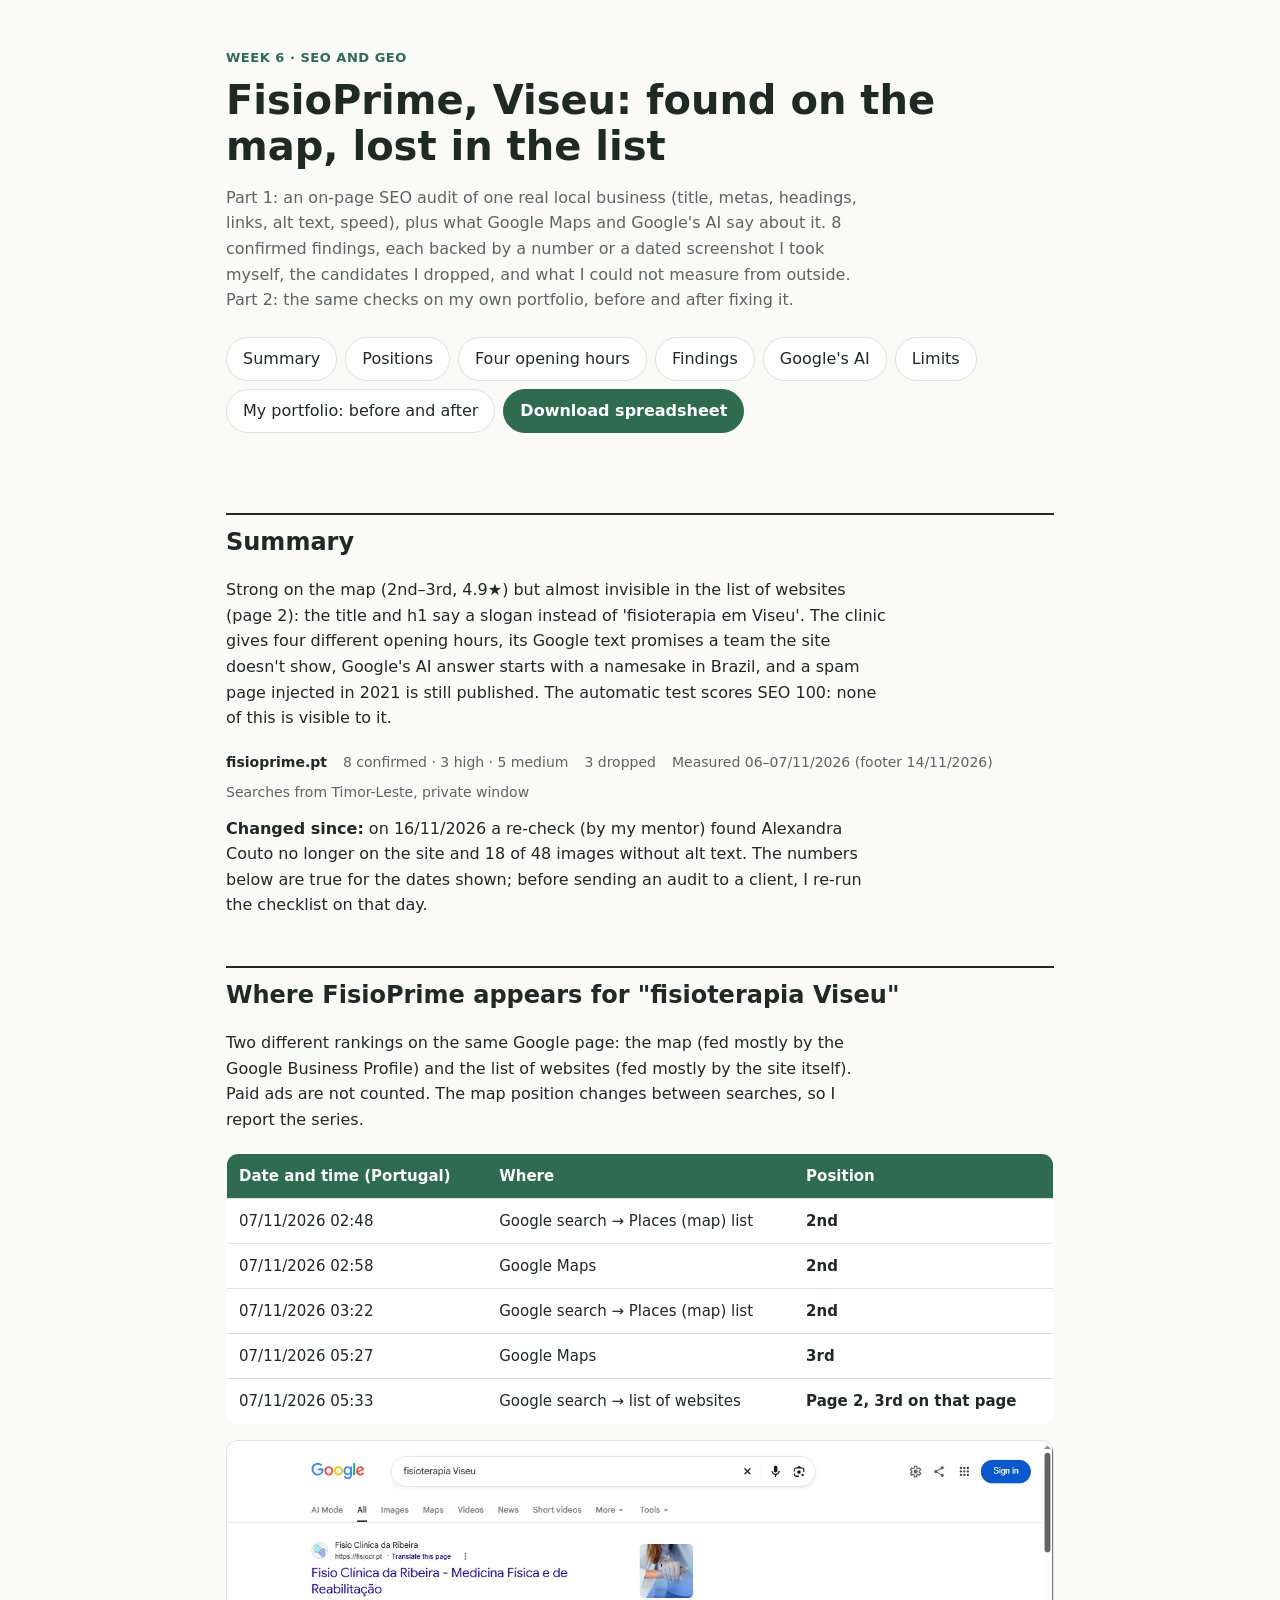
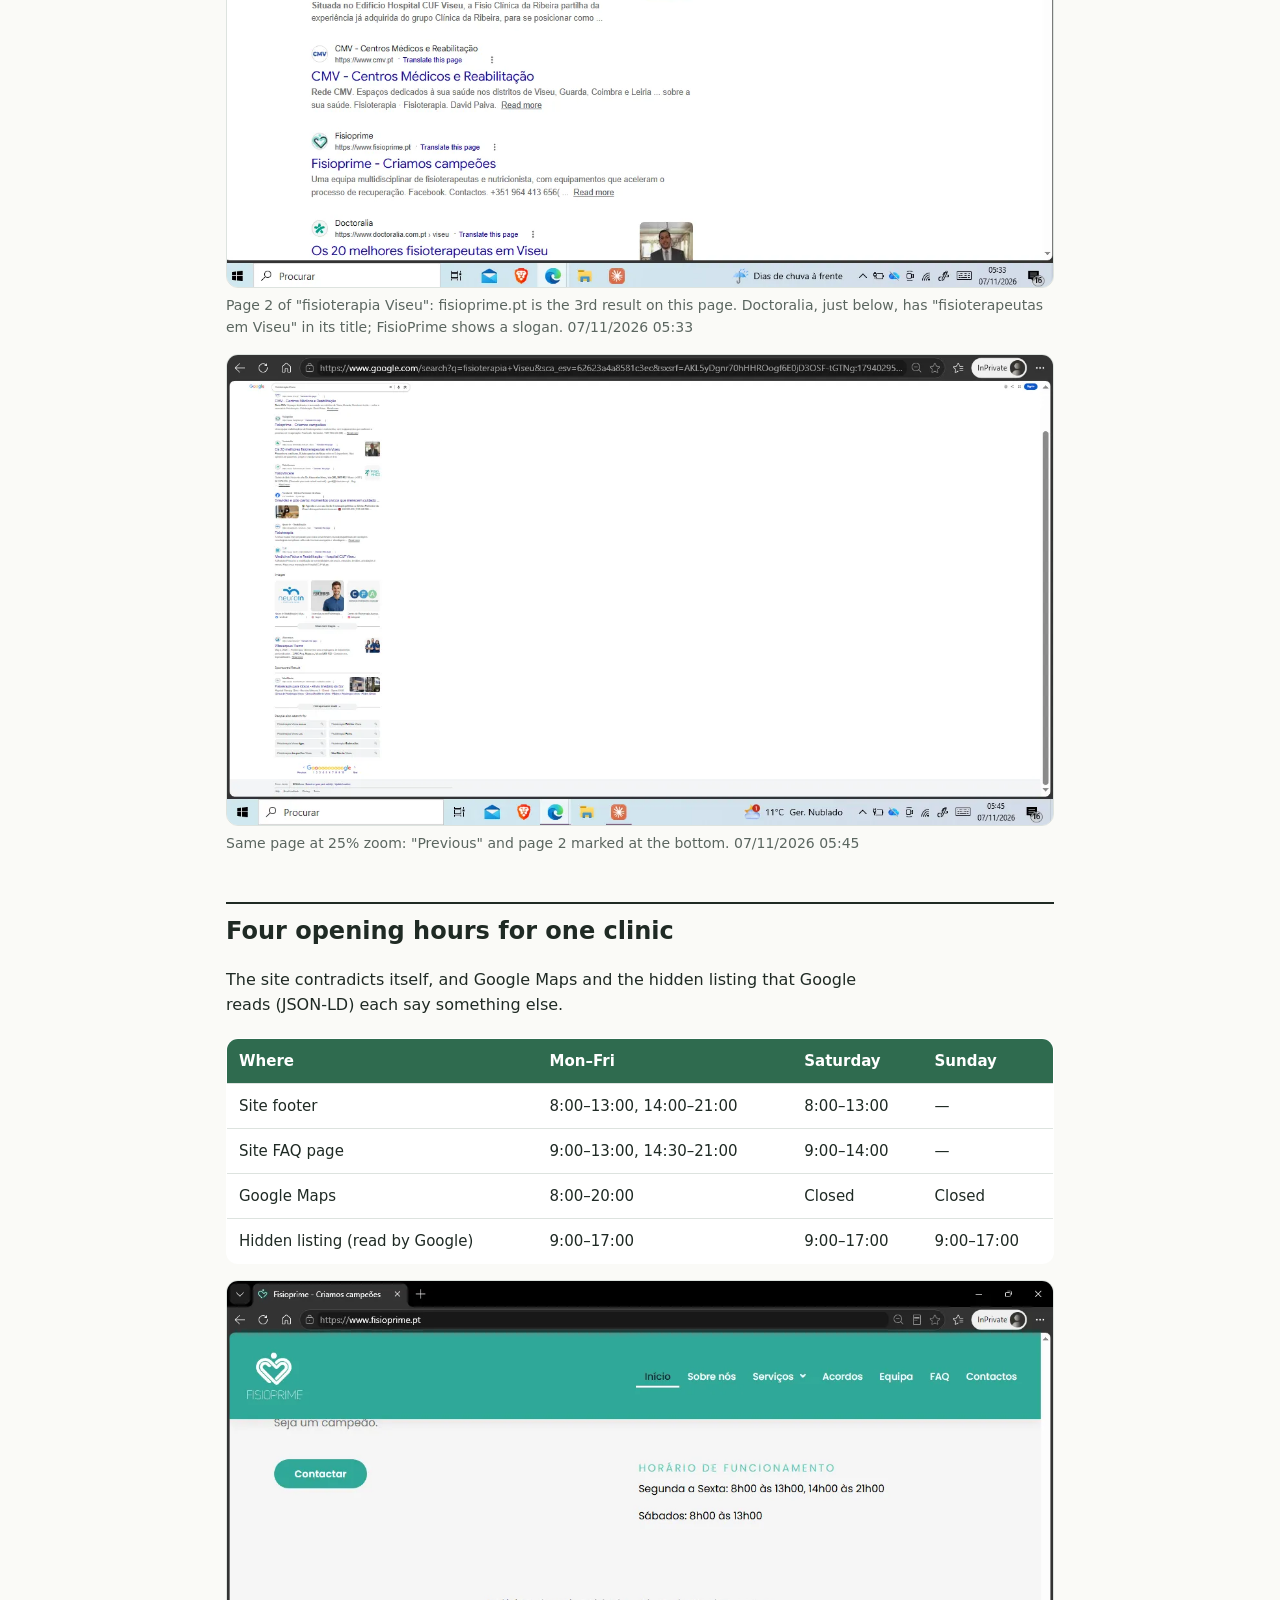
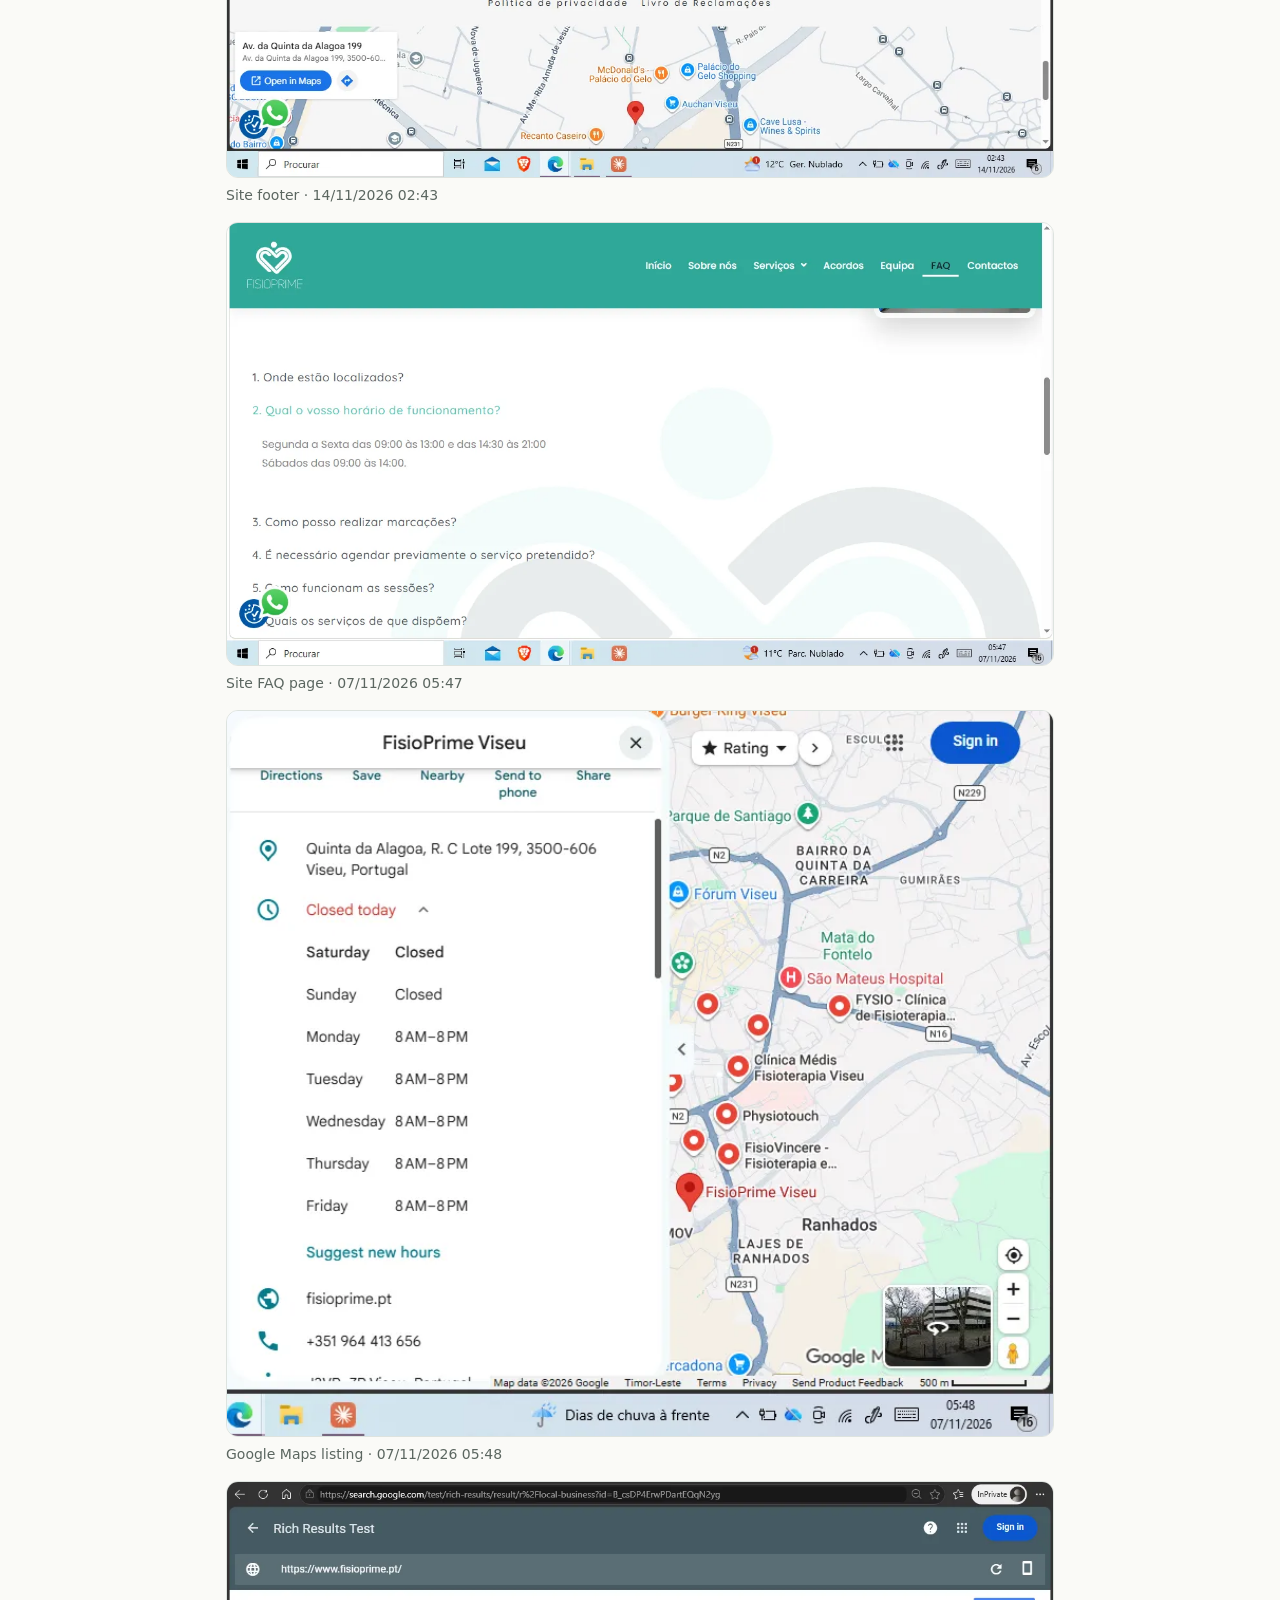
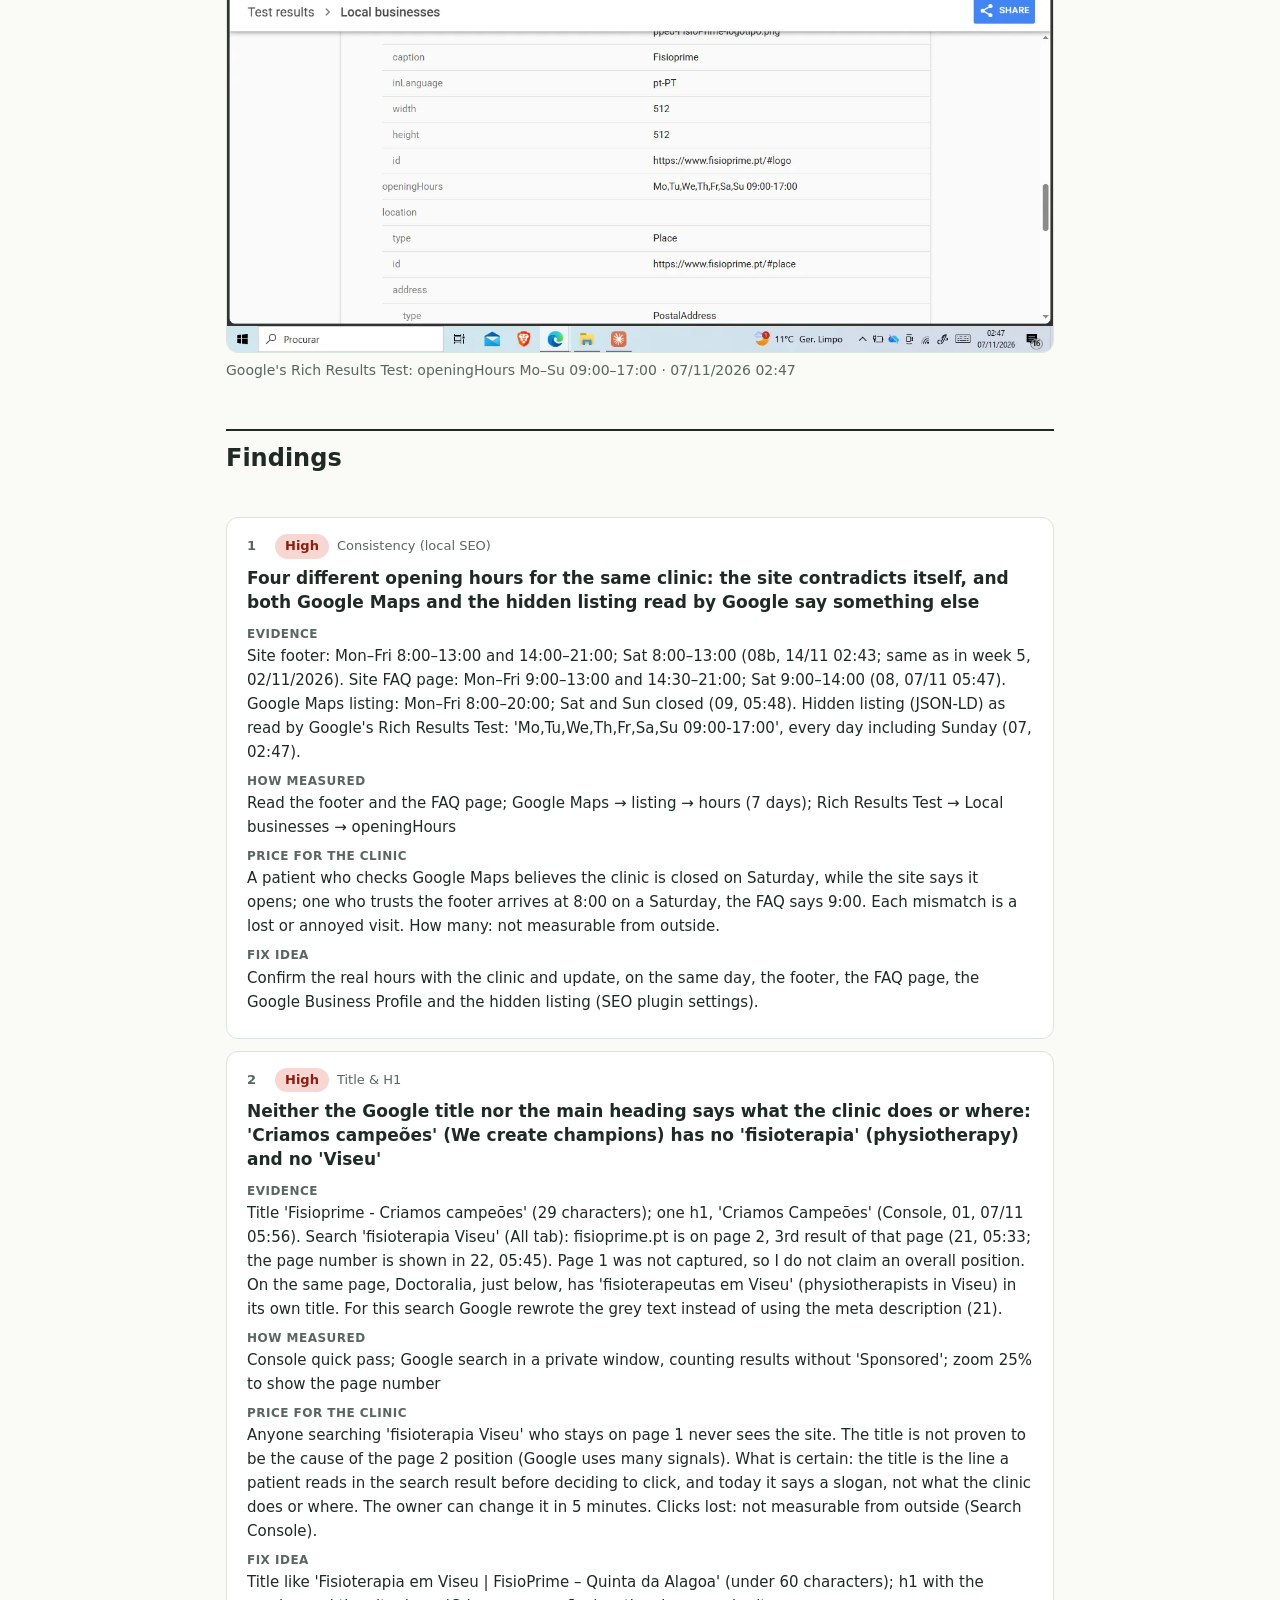
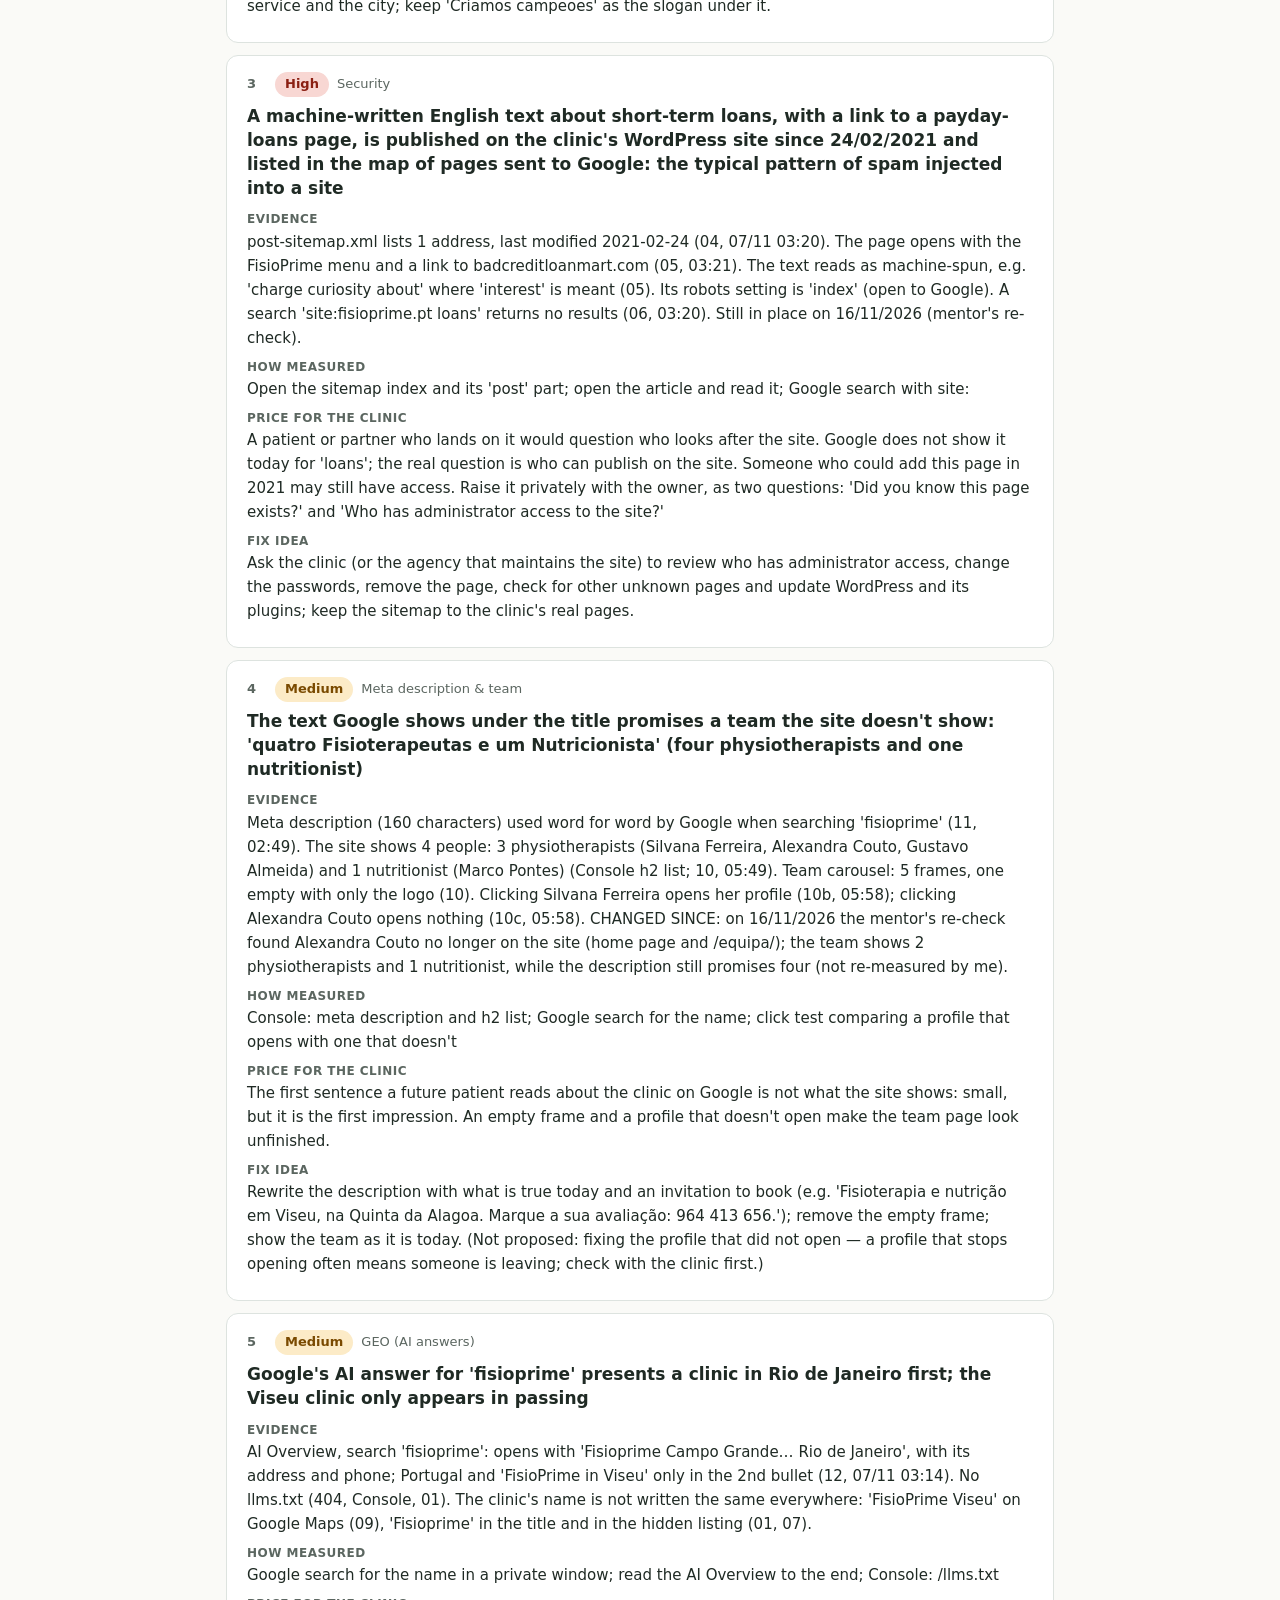
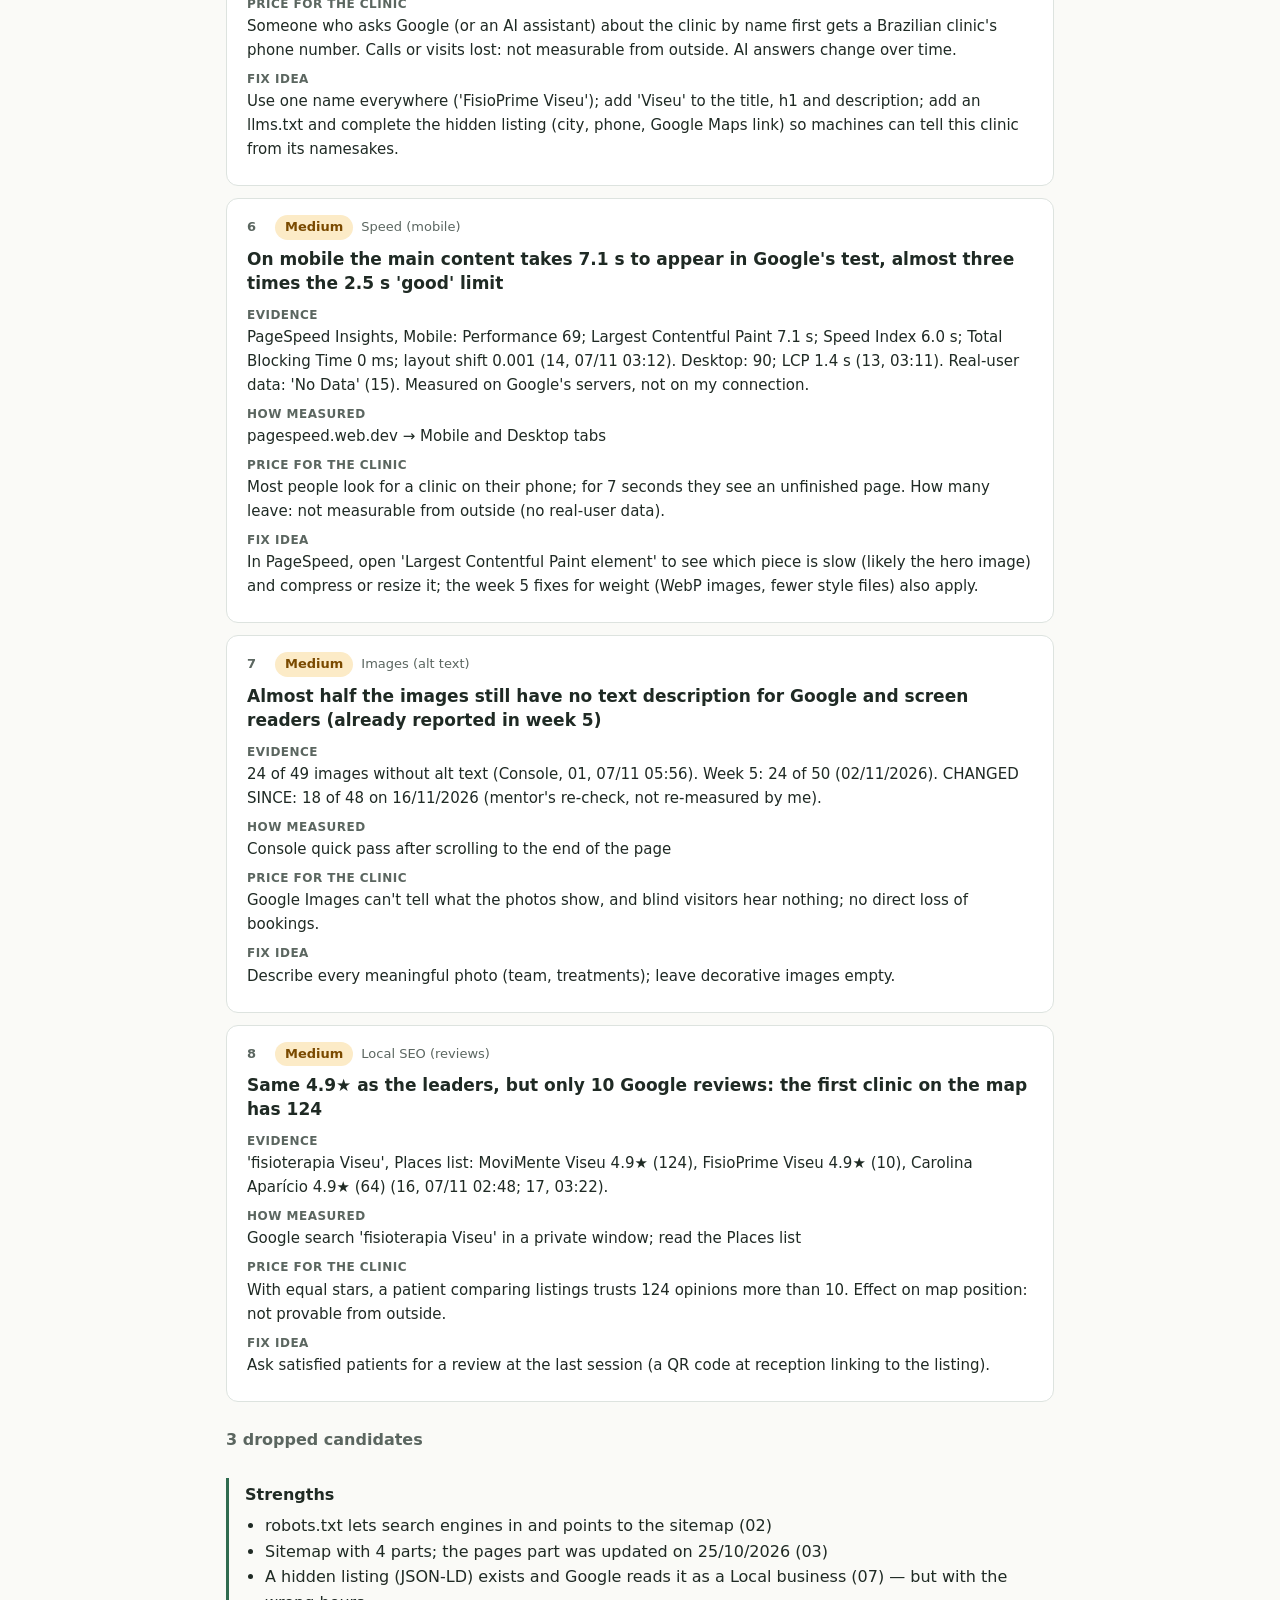
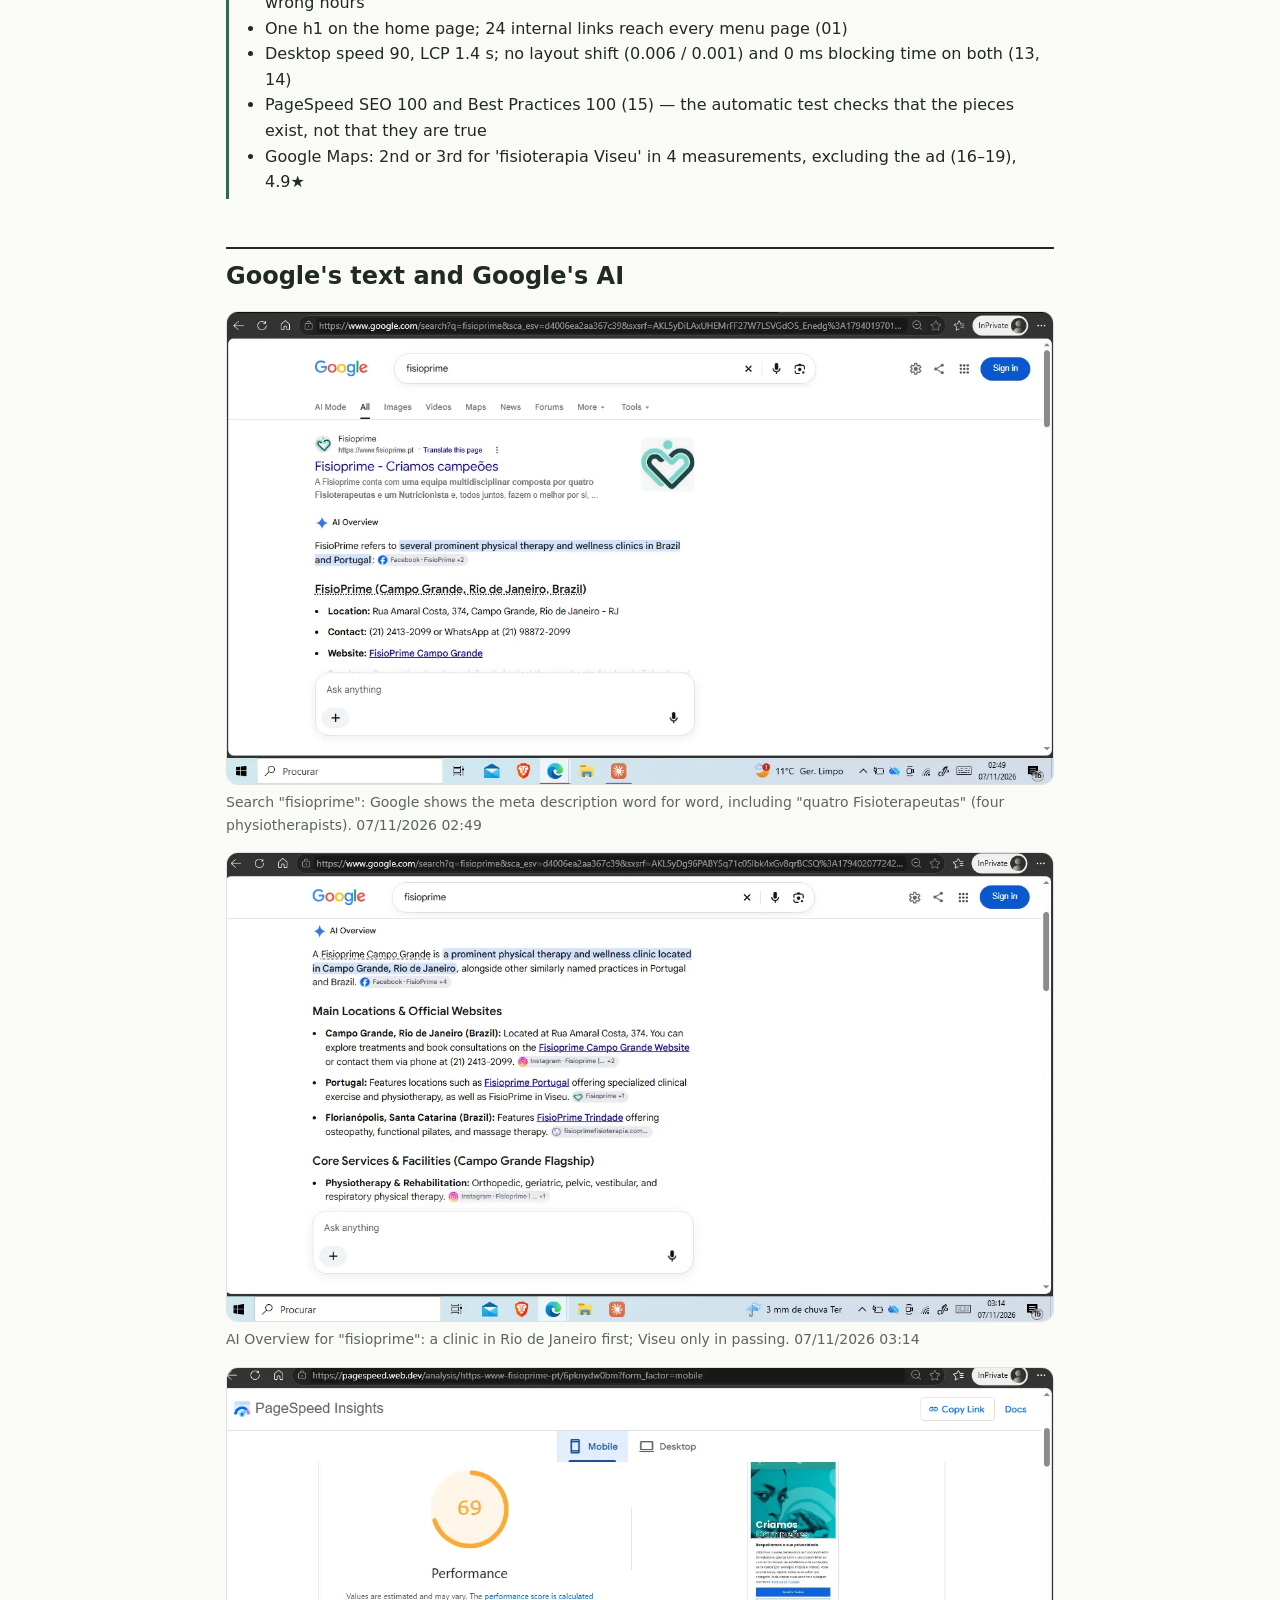
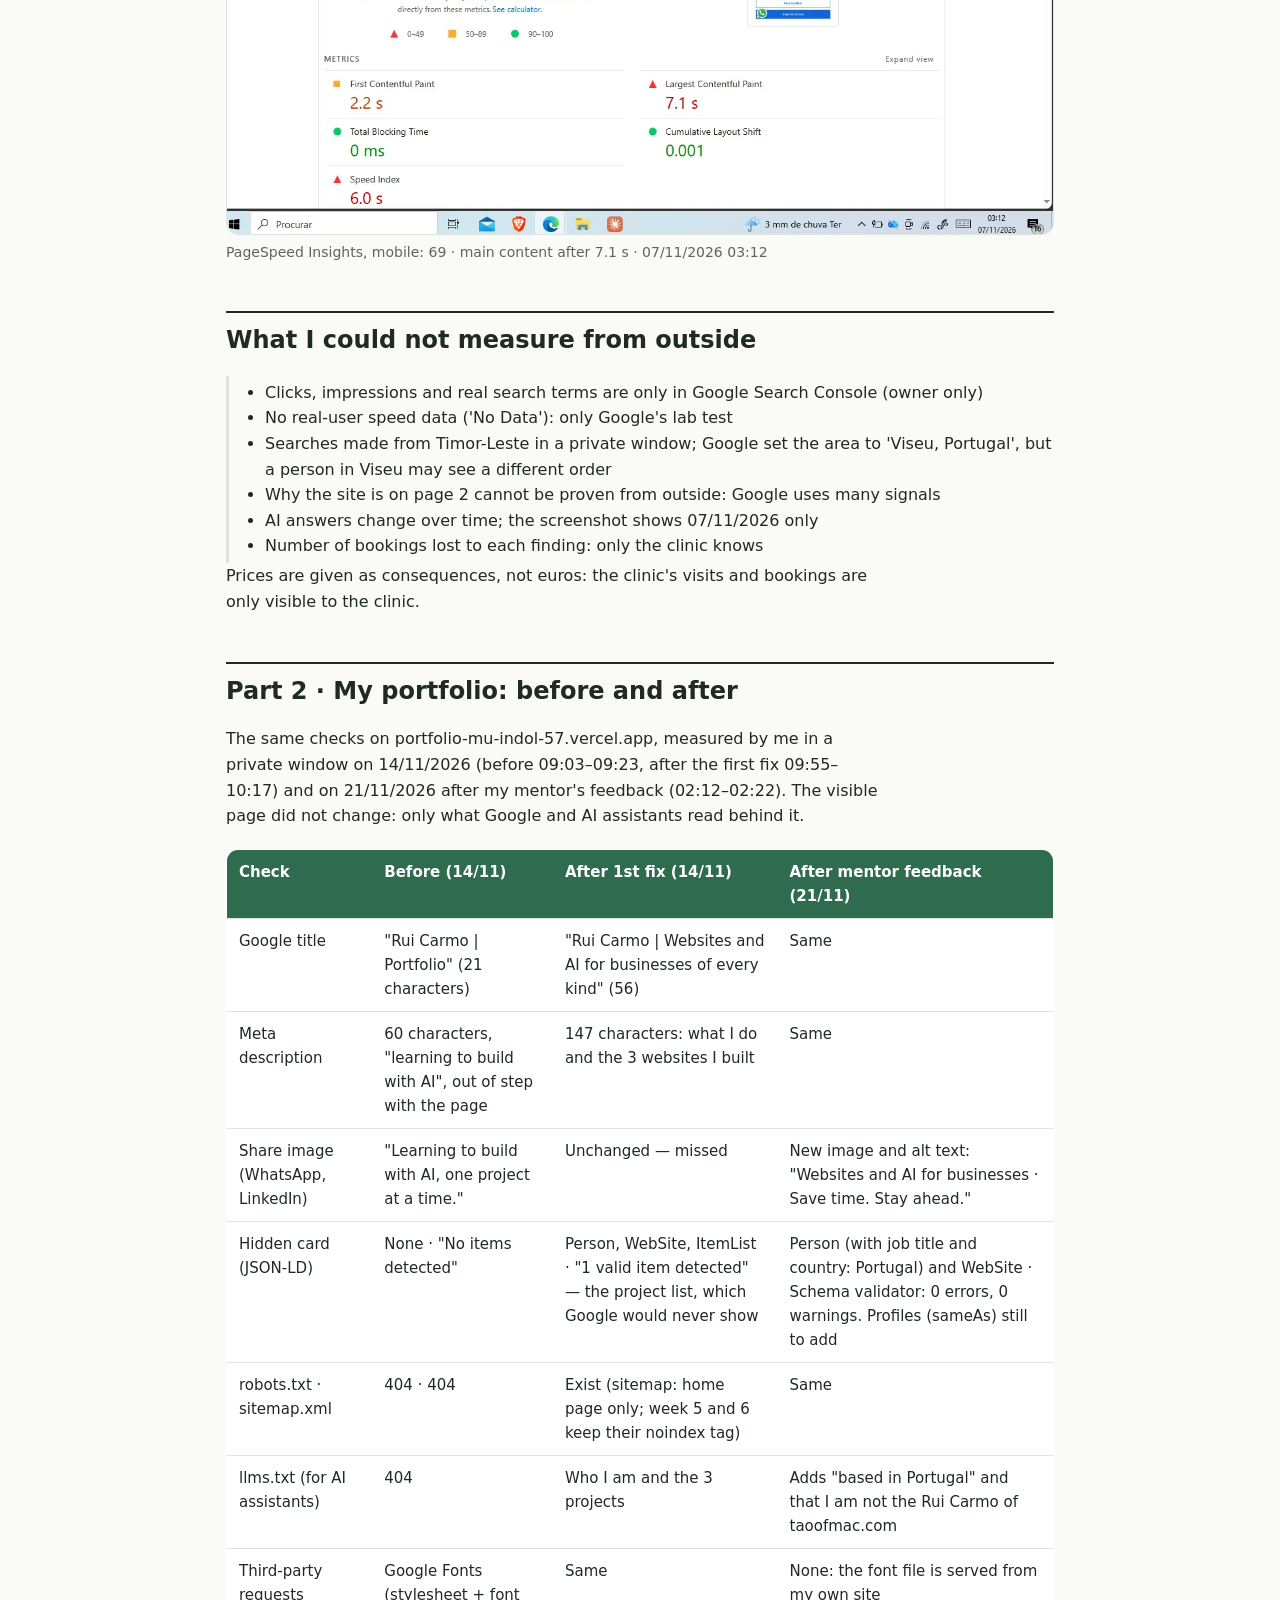
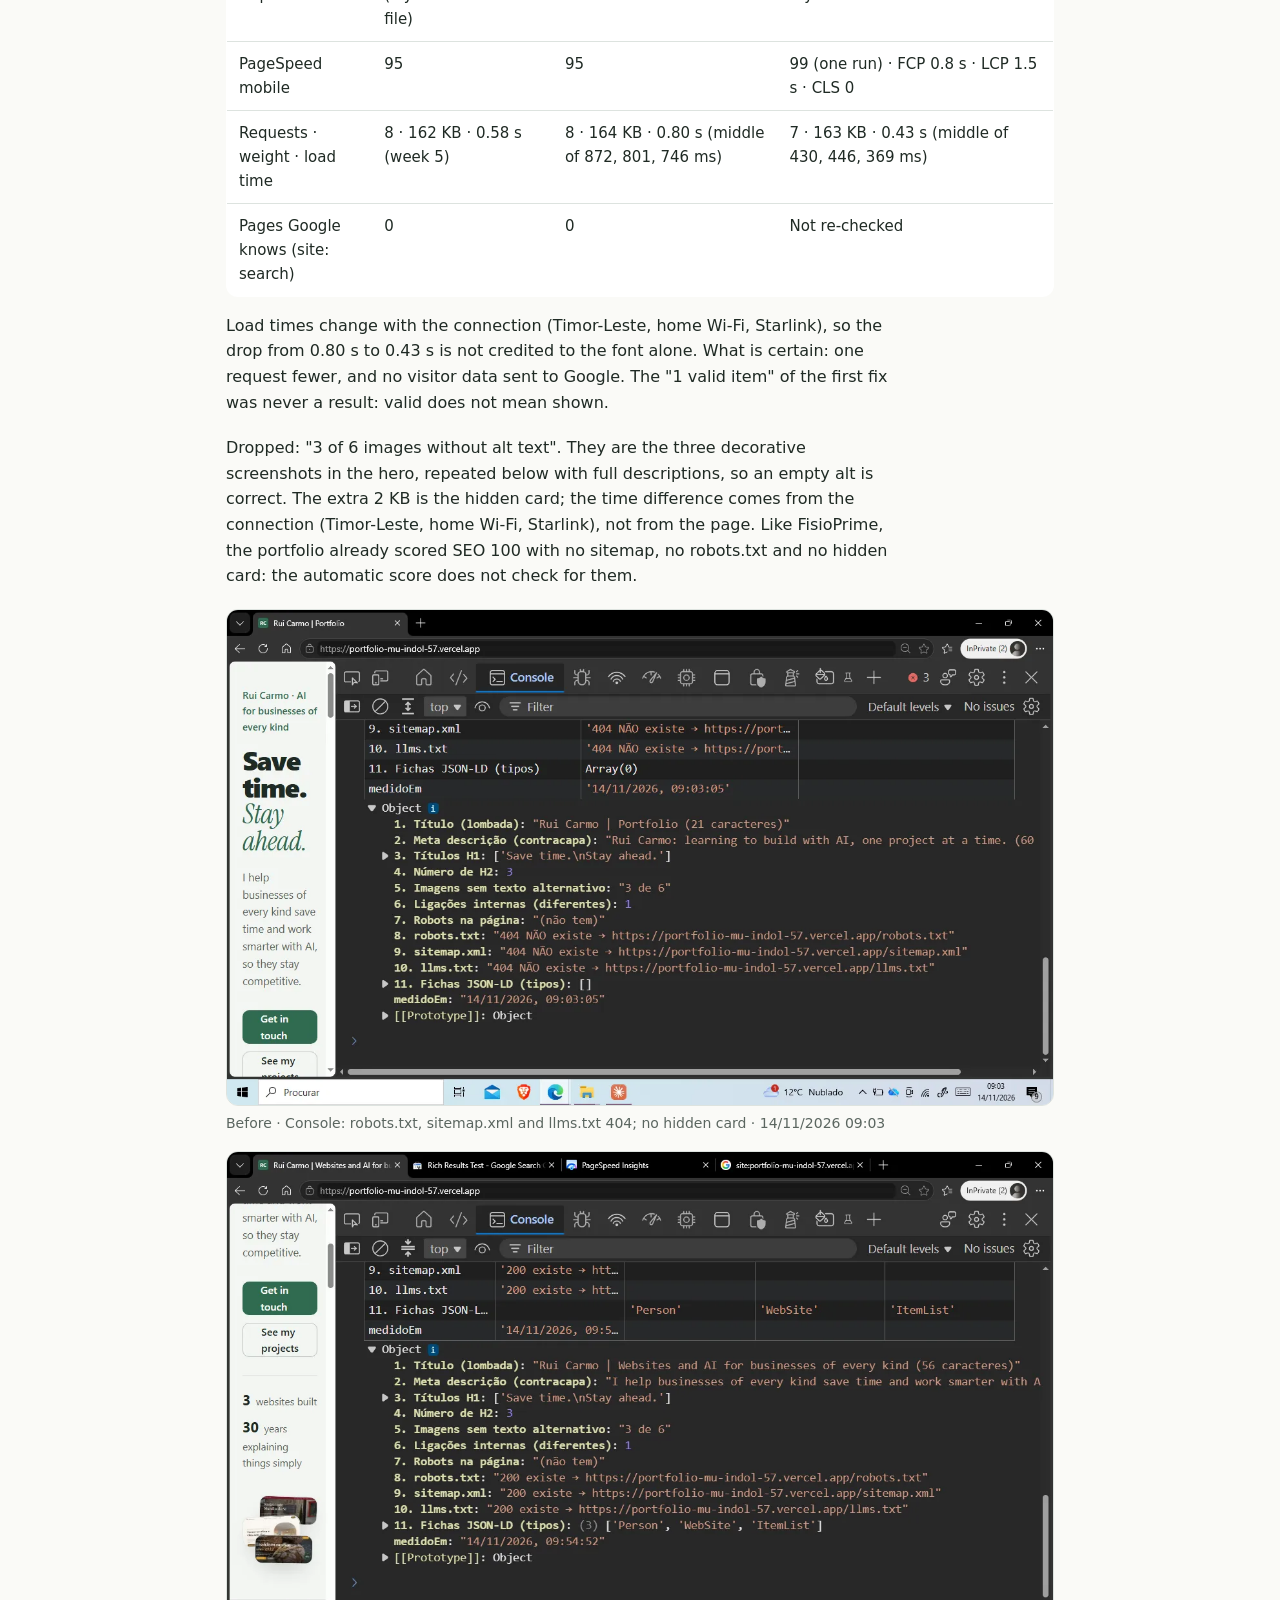
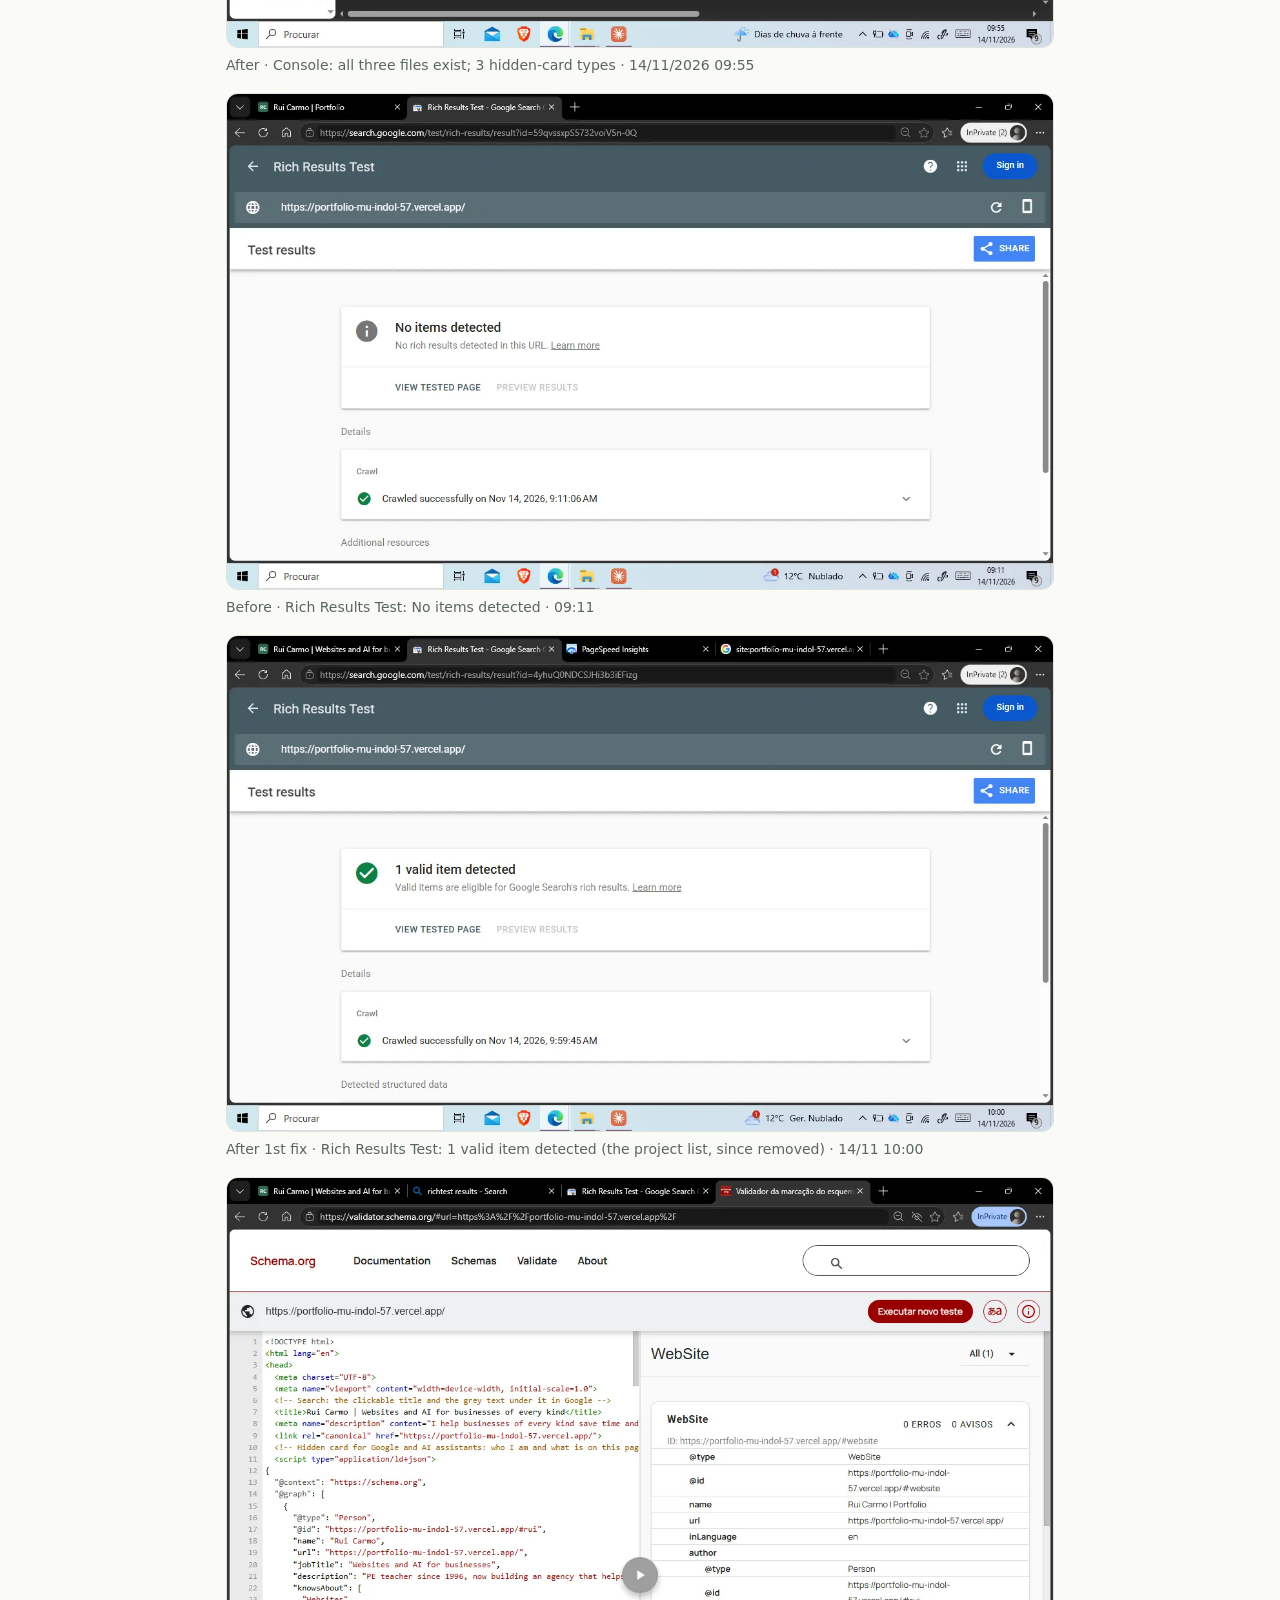
<file: semana-6/index.html>
<!doctype html>
<html lang="en">
<head>
<meta charset="utf-8">
<meta name="viewport" content="width=device-width, initial-scale=1">
<meta name="robots" content="noindex, nofollow">
<title>Week 6 — SEO and GEO audit</title>
<style>
:root{--ink:#1F2A24;--muted:#5B6660;--line:#DDE3DF;--bg:#FAFAF7;--card:#FFFFFF;--accent:#2F6B4F;--accent-ink:#FFFFFF;
--high-bg:#F8D7D3;--high:#8A1F12;--med-bg:#FCEBC7;--med:#7A4A00;--low-bg:#E3EEDF;--low:#2F5A23}
*{box-sizing:border-box}
body{margin:0;background:var(--bg);color:var(--ink);font:16px/1.6 system-ui,-apple-system,"Segoe UI",Roboto,Arial,sans-serif}
.wrap{max-width:860px;margin:0 auto;padding:0 16px}
header{padding:48px 0 24px}
.kicker{color:var(--accent);font-weight:600;letter-spacing:.04em;text-transform:uppercase;font-size:13px;margin:0 0 8px}
h1{font-size:clamp(28px,5vw,40px);line-height:1.15;margin:0 0 16px}
.lead{color:var(--muted);margin:0 0 24px;max-width:62ch}
nav{display:flex;flex-wrap:wrap;gap:8px;margin-bottom:8px}
nav a,.btn{display:inline-flex;align-items:center;min-height:44px;padding:0 16px;border:1px solid var(--line);border-radius:999px;color:var(--ink);text-decoration:none;background:var(--card)}
.btn{background:var(--accent);color:var(--accent-ink);border-color:var(--accent);font-weight:600}
h2{font-size:24px;margin:48px 0 16px;padding-top:8px;border-top:2px solid var(--ink)}
.cross li{margin-bottom:12px}
.clinic{margin-top:40px}
h3{font-size:22px;margin:0 0 8px}
.url{font-weight:400;color:var(--muted);font-size:16px}
.stats{display:flex;flex-wrap:wrap;gap:8px 16px;color:var(--muted);font-size:14px;margin:0 0 12px}
.stats span:first-child{color:var(--ink);font-weight:600}
.pattern{margin:0 0 20px;max-width:65ch}
.f{background:var(--card);border:1px solid var(--line);border-radius:12px;padding:16px 20px;margin-bottom:12px}
.f h4{font-size:17px;line-height:1.4;margin:8px 0 10px}
.f p{margin:0 0 8px;font-size:15px}
.f p b{display:block;font-size:12px;letter-spacing:.04em;text-transform:uppercase;color:var(--muted)}
.meta{display:flex;flex-wrap:wrap;align-items:center;gap:8px;font-size:13px}
.n{font-weight:700;color:var(--muted);min-width:20px}
.cat{color:var(--muted)}
.sev{padding:2px 10px;border-radius:999px;font-weight:600}
.sev.high{background:var(--high-bg);color:var(--high)}.sev.med{background:var(--med-bg);color:var(--med)}.sev.low{background:var(--low-bg);color:var(--low)}
details{margin:16px 0}
summary{cursor:pointer;min-height:44px;display:flex;align-items:center;color:var(--muted);font-weight:600}
details .f{opacity:.8}
.strengths{border-left:3px solid var(--accent);padding:4px 0 4px 16px;margin-top:16px}
.strengths h4{margin:0 0 6px} .strengths ul{margin:0;padding-left:20px}

.shot{display:block;border:1px solid var(--line);border-radius:12px;overflow:hidden;margin:0 0 16px;background:var(--card)}.shot img{display:block;width:100%;height:auto}

.proofs{display:grid;gap:16px}figure{margin:0}figure a{display:block;border:1px solid var(--line);border-radius:12px;overflow:hidden;background:var(--card)}figure img{display:block;width:100%;height:auto}figcaption{font-size:14px;color:var(--muted);margin-top:6px}
.soon{color:var(--muted);border:1px dashed var(--line);border-radius:12px;padding:24px;text-align:center}
footer{color:var(--muted);font-size:14px;padding:48px 0 64px}

table{width:100%;border-collapse:collapse;background:var(--card);border:1px solid var(--line);border-radius:12px;overflow:hidden;font-size:15px;margin:0 0 16px}th,td{text-align:left;padding:10px 12px;border-bottom:1px solid var(--line);vertical-align:top}th{background:var(--accent);color:var(--accent-ink);font-weight:600}tr:last-child td{border-bottom:0}.tbl{overflow-x:auto}
.lim{border-left:3px solid var(--line);padding:4px 0 4px 16px;margin-top:16px}.lim h4{margin:0 0 6px}.lim ul{margin:0;padding-left:20px}
</style>
</head>
<body>
<div class="wrap">
<header>
<p class="kicker">Week 6 · SEO and GEO</p>
<h1>FisioPrime, Viseu: found on the map, lost in the list</h1>
<p class="lead">Part 1: an on-page SEO audit of one real local business (title, metas, headings, links, alt text, speed), plus what Google Maps and Google's AI say about it. 8 confirmed findings, each backed by a number or a dated screenshot I took myself, the candidates I dropped, and what I could not measure from outside. Part 2: the same checks on my own portfolio, before and after fixing it.</p>
<nav><a href="#summary">Summary</a><a href="#positions">Positions</a><a href="#hours">Four opening hours</a><a href="#findings">Findings</a><a href="#ai">Google's AI</a><a href="#limits">Limits</a><a href="#portfolio">My portfolio: before and after</a><a class="btn" href="/semana-6/week6-seo-audit-fisioprime.xlsx" download>Download spreadsheet</a></nav>
</header>
<main>
<section id="summary"><h2>Summary</h2>
<p class="pattern">Strong on the map (2nd–3rd, 4.9★) but almost invisible in the list of websites (page 2): the title and h1 say a slogan instead of &#x27;fisioterapia em Viseu&#x27;. The clinic gives four different opening hours, its Google text promises a team the site doesn&#x27;t show, Google&#x27;s AI answer starts with a namesake in Brazil, and a spam page injected in 2021 is still published. The automatic test scores SEO 100: none of this is visible to it.</p>
<p class="stats"><span>fisioprime.pt</span><span>8 confirmed · 3 high · 5 medium</span><span>3 dropped</span><span>Measured 06–07/11/2026 (footer 14/11/2026)</span><span>Searches from Timor-Leste, private window</span></p>
<p class="pattern"><b>Changed since:</b> on 16/11/2026 a re-check (by my mentor) found Alexandra Couto no longer on the site and 18 of 48 images without alt text. The numbers below are true for the dates shown; before sending an audit to a client, I re-run the checklist on that day.</p></section>

<section id="positions"><h2>Where FisioPrime appears for "fisioterapia Viseu"</h2>
<p class="pattern">Two different rankings on the same Google page: the map (fed mostly by the Google Business Profile) and the list of websites (fed mostly by the site itself). Paid ads are not counted. The map position changes between searches, so I report the series.</p>
<div class="tbl"><table><tr><th>Date and time (Portugal)</th><th>Where</th><th>Position</th></tr><tr><td>07/11/2026 02:48</td><td>Google search → Places (map) list</td><td><b>2nd</b></td></tr><tr><td>07/11/2026 02:58</td><td>Google Maps</td><td><b>2nd</b></td></tr><tr><td>07/11/2026 03:22</td><td>Google search → Places (map) list</td><td><b>2nd</b></td></tr><tr><td>07/11/2026 05:27</td><td>Google Maps</td><td><b>3rd</b></td></tr><tr><td>07/11/2026 05:33</td><td>Google search → list of websites</td><td><b>Page 2, 3rd on that page</b></td></tr></table></div>
<div class="proofs">
<figure><a href="/semana-6/img/sites-page2.webp"><img src="/semana-6/img/sites-page2.webp" width="1269" height="685" loading="lazy" alt="Google results page 2 for fisioterapia Viseu: fisioprime.pt with the title Fisioprime - Criamos campeões"></a><figcaption>Page 2 of "fisioterapia Viseu": fisioprime.pt is the 3rd result on this page. Doctoralia, just below, has "fisioterapeutas em Viseu" in its title; FisioPrime shows a slogan. 07/11/2026 05:33</figcaption></figure>
<figure><a href="/semana-6/img/sites-page2-zoom.webp"><img src="/semana-6/img/sites-page2-zoom.webp" width="1280" height="728" loading="lazy" alt="The same Google page at 25% zoom, showing Previous and page 2 marked"></a><figcaption>Same page at 25% zoom: "Previous" and page 2 marked at the bottom. 07/11/2026 05:45</figcaption></figure>
</div></section>

<section id="hours"><h2>Four opening hours for one clinic</h2>
<p class="pattern">The site contradicts itself, and Google Maps and the hidden listing that Google reads (JSON-LD) each say something else.</p>
<div class="tbl"><table><tr><th>Where</th><th>Mon–Fri</th><th>Saturday</th><th>Sunday</th></tr>
<tr><td>Site footer</td><td>8:00–13:00, 14:00–21:00</td><td>8:00–13:00</td><td>—</td></tr>
<tr><td>Site FAQ page</td><td>9:00–13:00, 14:30–21:00</td><td>9:00–14:00</td><td>—</td></tr>
<tr><td>Google Maps</td><td>8:00–20:00</td><td>Closed</td><td>Closed</td></tr>
<tr><td>Hidden listing (read by Google)</td><td>9:00–17:00</td><td>9:00–17:00</td><td>9:00–17:00</td></tr></table></div>
<div class="proofs">
<figure><a href="/semana-6/img/hours-footer.webp"><img src="/semana-6/img/hours-footer.webp" width="1280" height="768" loading="lazy" alt="FisioPrime home page footer with opening hours"></a><figcaption>Site footer · 14/11/2026 02:43</figcaption></figure>
<figure><a href="/semana-6/img/hours-faq.webp"><img src="/semana-6/img/hours-faq.webp" width="1278" height="684" loading="lazy" alt="FisioPrime FAQ page with opening hours"></a><figcaption>Site FAQ page · 07/11/2026 05:47</figcaption></figure>
<figure><a href="/semana-6/img/hours-maps.webp"><img src="/semana-6/img/hours-maps.webp" width="782" height="686" loading="lazy" alt="Google Maps listing of FisioPrime Viseu with hours for each day"></a><figcaption>Google Maps listing · 07/11/2026 05:48</figcaption></figure>
<figure><a href="/semana-6/img/hours-hidden-listing.webp"><img src="/semana-6/img/hours-hidden-listing.webp" width="1280" height="727" loading="lazy" alt="Google Rich Results Test showing openingHours Mo to Su 09:00-17:00"></a><figcaption>Google's Rich Results Test: openingHours Mo–Su 09:00–17:00 · 07/11/2026 02:47</figcaption></figure>
</div></section>

<h2 id="findings">Findings</h2>
<section class="clinic">
<article class="f">
<div class="meta"><span class="n">1</span><span class="sev high">High</span><span class="cat">Consistency (local SEO)</span></div>
<h4>Four different opening hours for the same clinic: the site contradicts itself, and both Google Maps and the hidden listing read by Google say something else</h4>
<p><b>Evidence</b> Site footer: Mon–Fri 8:00–13:00 and 14:00–21:00; Sat 8:00–13:00 (08b, 14/11 02:43; same as in week 5, 02/11/2026). Site FAQ page: Mon–Fri 9:00–13:00 and 14:30–21:00; Sat 9:00–14:00 (08, 07/11 05:47). Google Maps listing: Mon–Fri 8:00–20:00; Sat and Sun closed (09, 05:48). Hidden listing (JSON-LD) as read by Google&#x27;s Rich Results Test: &#x27;Mo,Tu,We,Th,Fr,Sa,Su 09:00-17:00&#x27;, every day including Sunday (07, 02:47).</p>
<p class="how"><b>How measured</b> Read the footer and the FAQ page; Google Maps → listing → hours (7 days); Rich Results Test → Local businesses → openingHours</p>
<p><b>Price for the clinic</b> A patient who checks Google Maps believes the clinic is closed on Saturday, while the site says it opens; one who trusts the footer arrives at 8:00 on a Saturday, the FAQ says 9:00. Each mismatch is a lost or annoyed visit. How many: not measurable from outside.</p>
<p><b>Fix idea</b> Confirm the real hours with the clinic and update, on the same day, the footer, the FAQ page, the Google Business Profile and the hidden listing (SEO plugin settings).</p></article><article class="f">
<div class="meta"><span class="n">2</span><span class="sev high">High</span><span class="cat">Title &amp; H1</span></div>
<h4>Neither the Google title nor the main heading says what the clinic does or where: &#x27;Criamos campeões&#x27; (We create champions) has no &#x27;fisioterapia&#x27; (physiotherapy) and no &#x27;Viseu&#x27;</h4>
<p><b>Evidence</b> Title &#x27;Fisioprime - Criamos campeões&#x27; (29 characters); one h1, &#x27;Criamos Campeões&#x27; (Console, 01, 07/11 05:56). Search &#x27;fisioterapia Viseu&#x27; (All tab): fisioprime.pt is on page 2, 3rd result of that page (21, 05:33; the page number is shown in 22, 05:45). Page 1 was not captured, so I do not claim an overall position. On the same page, Doctoralia, just below, has &#x27;fisioterapeutas em Viseu&#x27; (physiotherapists in Viseu) in its own title. For this search Google rewrote the grey text instead of using the meta description (21).</p>
<p class="how"><b>How measured</b> Console quick pass; Google search in a private window, counting results without &#x27;Sponsored&#x27;; zoom 25% to show the page number</p>
<p><b>Price for the clinic</b> Anyone searching &#x27;fisioterapia Viseu&#x27; who stays on page 1 never sees the site. The title is not proven to be the cause of the page 2 position (Google uses many signals). What is certain: the title is the line a patient reads in the search result before deciding to click, and today it says a slogan, not what the clinic does or where. The owner can change it in 5 minutes. Clicks lost: not measurable from outside (Search Console).</p>
<p><b>Fix idea</b> Title like &#x27;Fisioterapia em Viseu | FisioPrime – Quinta da Alagoa&#x27; (under 60 characters); h1 with the service and the city; keep &#x27;Criamos campeões&#x27; as the slogan under it.</p></article><article class="f">
<div class="meta"><span class="n">3</span><span class="sev high">High</span><span class="cat">Security</span></div>
<h4>A machine-written English text about short-term loans, with a link to a payday-loans page, is published on the clinic&#x27;s WordPress site since 24/02/2021 and listed in the map of pages sent to Google: the typical pattern of spam injected into a site</h4>
<p><b>Evidence</b> post-sitemap.xml lists 1 address, last modified 2021-02-24 (04, 07/11 03:20). The page opens with the FisioPrime menu and a link to badcreditloanmart.com (05, 03:21). The text reads as machine-spun, e.g. &#x27;charge curiosity about&#x27; where &#x27;interest&#x27; is meant (05). Its robots setting is &#x27;index&#x27; (open to Google). A search &#x27;site:fisioprime.pt loans&#x27; returns no results (06, 03:20). Still in place on 16/11/2026 (mentor&#x27;s re-check).</p>
<p class="how"><b>How measured</b> Open the sitemap index and its &#x27;post&#x27; part; open the article and read it; Google search with site:</p>
<p><b>Price for the clinic</b> A patient or partner who lands on it would question who looks after the site. Google does not show it today for &#x27;loans&#x27;; the real question is who can publish on the site. Someone who could add this page in 2021 may still have access. Raise it privately with the owner, as two questions: &#x27;Did you know this page exists?&#x27; and &#x27;Who has administrator access to the site?&#x27;</p>
<p><b>Fix idea</b> Ask the clinic (or the agency that maintains the site) to review who has administrator access, change the passwords, remove the page, check for other unknown pages and update WordPress and its plugins; keep the sitemap to the clinic&#x27;s real pages.</p></article><article class="f">
<div class="meta"><span class="n">4</span><span class="sev med">Medium</span><span class="cat">Meta description &amp; team</span></div>
<h4>The text Google shows under the title promises a team the site doesn&#x27;t show: &#x27;quatro Fisioterapeutas e um Nutricionista&#x27; (four physiotherapists and one nutritionist)</h4>
<p><b>Evidence</b> Meta description (160 characters) used word for word by Google when searching &#x27;fisioprime&#x27; (11, 02:49). The site shows 4 people: 3 physiotherapists (Silvana Ferreira, Alexandra Couto, Gustavo Almeida) and 1 nutritionist (Marco Pontes) (Console h2 list; 10, 05:49). Team carousel: 5 frames, one empty with only the logo (10). Clicking Silvana Ferreira opens her profile (10b, 05:58); clicking Alexandra Couto opens nothing (10c, 05:58). CHANGED SINCE: on 16/11/2026 the mentor&#x27;s re-check found Alexandra Couto no longer on the site (home page and /equipa/); the team shows 2 physiotherapists and 1 nutritionist, while the description still promises four (not re-measured by me).</p>
<p class="how"><b>How measured</b> Console: meta description and h2 list; Google search for the name; click test comparing a profile that opens with one that doesn&#x27;t</p>
<p><b>Price for the clinic</b> The first sentence a future patient reads about the clinic on Google is not what the site shows: small, but it is the first impression. An empty frame and a profile that doesn&#x27;t open make the team page look unfinished.</p>
<p><b>Fix idea</b> Rewrite the description with what is true today and an invitation to book (e.g. &#x27;Fisioterapia e nutrição em Viseu, na Quinta da Alagoa. Marque a sua avaliação: 964 413 656.&#x27;); remove the empty frame; show the team as it is today. (Not proposed: fixing the profile that did not open — a profile that stops opening often means someone is leaving; check with the clinic first.)</p></article><article class="f">
<div class="meta"><span class="n">5</span><span class="sev med">Medium</span><span class="cat">GEO (AI answers)</span></div>
<h4>Google&#x27;s AI answer for &#x27;fisioprime&#x27; presents a clinic in Rio de Janeiro first; the Viseu clinic only appears in passing</h4>
<p><b>Evidence</b> AI Overview, search &#x27;fisioprime&#x27;: opens with &#x27;Fisioprime Campo Grande… Rio de Janeiro&#x27;, with its address and phone; Portugal and &#x27;FisioPrime in Viseu&#x27; only in the 2nd bullet (12, 07/11 03:14). No llms.txt (404, Console, 01). The clinic&#x27;s name is not written the same everywhere: &#x27;FisioPrime Viseu&#x27; on Google Maps (09), &#x27;Fisioprime&#x27; in the title and in the hidden listing (01, 07).</p>
<p class="how"><b>How measured</b> Google search for the name in a private window; read the AI Overview to the end; Console: /llms.txt</p>
<p><b>Price for the clinic</b> Someone who asks Google (or an AI assistant) about the clinic by name first gets a Brazilian clinic&#x27;s phone number. Calls or visits lost: not measurable from outside. AI answers change over time.</p>
<p><b>Fix idea</b> Use one name everywhere (&#x27;FisioPrime Viseu&#x27;); add &#x27;Viseu&#x27; to the title, h1 and description; add an llms.txt and complete the hidden listing (city, phone, Google Maps link) so machines can tell this clinic from its namesakes.</p></article><article class="f">
<div class="meta"><span class="n">6</span><span class="sev med">Medium</span><span class="cat">Speed (mobile)</span></div>
<h4>On mobile the main content takes 7.1 s to appear in Google&#x27;s test, almost three times the 2.5 s &#x27;good&#x27; limit</h4>
<p><b>Evidence</b> PageSpeed Insights, Mobile: Performance 69; Largest Contentful Paint 7.1 s; Speed Index 6.0 s; Total Blocking Time 0 ms; layout shift 0.001 (14, 07/11 03:12). Desktop: 90; LCP 1.4 s (13, 03:11). Real-user data: &#x27;No Data&#x27; (15). Measured on Google&#x27;s servers, not on my connection.</p>
<p class="how"><b>How measured</b> pagespeed.web.dev → Mobile and Desktop tabs</p>
<p><b>Price for the clinic</b> Most people look for a clinic on their phone; for 7 seconds they see an unfinished page. How many leave: not measurable from outside (no real-user data).</p>
<p><b>Fix idea</b> In PageSpeed, open &#x27;Largest Contentful Paint element&#x27; to see which piece is slow (likely the hero image) and compress or resize it; the week 5 fixes for weight (WebP images, fewer style files) also apply.</p></article><article class="f">
<div class="meta"><span class="n">7</span><span class="sev med">Medium</span><span class="cat">Images (alt text)</span></div>
<h4>Almost half the images still have no text description for Google and screen readers (already reported in week 5)</h4>
<p><b>Evidence</b> 24 of 49 images without alt text (Console, 01, 07/11 05:56). Week 5: 24 of 50 (02/11/2026). CHANGED SINCE: 18 of 48 on 16/11/2026 (mentor&#x27;s re-check, not re-measured by me).</p>
<p class="how"><b>How measured</b> Console quick pass after scrolling to the end of the page</p>
<p><b>Price for the clinic</b> Google Images can&#x27;t tell what the photos show, and blind visitors hear nothing; no direct loss of bookings.</p>
<p><b>Fix idea</b> Describe every meaningful photo (team, treatments); leave decorative images empty.</p></article><article class="f">
<div class="meta"><span class="n">8</span><span class="sev med">Medium</span><span class="cat">Local SEO (reviews)</span></div>
<h4>Same 4.9★ as the leaders, but only 10 Google reviews: the first clinic on the map has 124</h4>
<p><b>Evidence</b> &#x27;fisioterapia Viseu&#x27;, Places list: MoviMente Viseu 4.9★ (124), FisioPrime Viseu 4.9★ (10), Carolina Aparício 4.9★ (64) (16, 07/11 02:48; 17, 03:22).</p>
<p class="how"><b>How measured</b> Google search &#x27;fisioterapia Viseu&#x27; in a private window; read the Places list</p>
<p><b>Price for the clinic</b> With equal stars, a patient comparing listings trusts 124 opinions more than 10. Effect on map position: not provable from outside.</p>
<p><b>Fix idea</b> Ask satisfied patients for a review at the last session (a QR code at reception linking to the listing).</p></article>
<details><summary>3 dropped candidates</summary>
<article class="f"><div class="meta"><span class="n">9</span><span class="cat">Search display · dropped</span></div>
<h4>The sitemap pages show a red warning in the browser</h4><p><b>Why it fell</b> Red banner on sitemap_index.xml and post-sitemap.xml (03, 04). It is Microsoft Edge announcing it will stop styling this kind of file; Google reads the raw file.</p></article><article class="f"><div class="meta"><span class="n">10</span><span class="cat">Search display · dropped</span></div>
<h4>Google shows &#x27;Translate this page&#x27; next to the site</h4><p><b>Why it fell</b> Appears because my Google interface is in English (11, 21); not a site problem.</p></article><article class="f"><div class="meta"><span class="n">11</span><span class="cat">Security · dropped</span></div>
<h4>Google shows the loans article to anyone who searches</h4><p><b>Why it fell</b> &#x27;site:fisioprime.pt loans&#x27; returned no results (06, 07/11 03:20): not proven. The article itself is kept as finding 3.</p></article>
</details>
<div class="strengths"><h4>Strengths</h4><ul><li>robots.txt lets search engines in and points to the sitemap (02)</li><li>Sitemap with 4 parts; the pages part was updated on 25/10/2026 (03)</li><li>A hidden listing (JSON-LD) exists and Google reads it as a Local business (07) — but with the wrong hours</li><li>One h1 on the home page; 24 internal links reach every menu page (01)</li><li>Desktop speed 90, LCP 1.4 s; no layout shift (0.006 / 0.001) and 0 ms blocking time on both (13, 14)</li><li>PageSpeed SEO 100 and Best Practices 100 (15) — the automatic test checks that the pieces exist, not that they are true</li><li>Google Maps: 2nd or 3rd for &#x27;fisioterapia Viseu&#x27; in 4 measurements, excluding the ad (16–19), 4.9★</li></ul></div>
</section>

<section id="ai"><h2>Google's text and Google's AI</h2>
<div class="proofs">
<figure><a href="/semana-6/img/google-name.webp"><img src="/semana-6/img/google-name.webp" width="1276" height="729" loading="lazy" alt="Google result for fisioprime with the meta description promising four physiotherapists"></a><figcaption>Search "fisioprime": Google shows the meta description word for word, including "quatro Fisioterapeutas" (four physiotherapists). 07/11/2026 02:49</figcaption></figure>
<figure><a href="/semana-6/img/ai-overview.webp"><img src="/semana-6/img/ai-overview.webp" width="1273" height="722" loading="lazy" alt="Google AI Overview for fisioprime starting with a clinic in Rio de Janeiro"></a><figcaption>AI Overview for "fisioprime": a clinic in Rio de Janeiro first; Viseu only in passing. 07/11/2026 03:14</figcaption></figure>
<figure><a href="/semana-6/img/pagespeed-mobile.webp"><img src="/semana-6/img/pagespeed-mobile.webp" width="1265" height="714" loading="lazy" alt="PageSpeed Insights mobile result: performance 69, Largest Contentful Paint 7.1 seconds"></a><figcaption>PageSpeed Insights, mobile: 69 · main content after 7.1 s · 07/11/2026 03:12</figcaption></figure>
</div></section>

<section id="limits"><h2>What I could not measure from outside</h2>
<div class="lim"><ul><li>Clicks, impressions and real search terms are only in Google Search Console (owner only)</li><li>No real-user speed data (&#x27;No Data&#x27;): only Google&#x27;s lab test</li><li>Searches made from Timor-Leste in a private window; Google set the area to &#x27;Viseu, Portugal&#x27;, but a person in Viseu may see a different order</li><li>Why the site is on page 2 cannot be proven from outside: Google uses many signals</li><li>AI answers change over time; the screenshot shows 07/11/2026 only</li><li>Number of bookings lost to each finding: only the clinic knows</li></ul></div>
<p class="pattern">Prices are given as consequences, not euros: the clinic's visits and bookings are only visible to the clinic.</p></section>

<section id="portfolio"><h2>Part 2 · My portfolio: before and after</h2>
<p class="pattern">The same checks on portfolio-mu-indol-57.vercel.app, measured by me in a private window on 14/11/2026 (before 09:03–09:23, after the first fix 09:55–10:17) and on 21/11/2026 after my mentor's feedback (02:12–02:22). The visible page did not change: only what Google and AI assistants read behind it.</p>
<div class="tbl"><table><tr><th>Check</th><th>Before (14/11)</th><th>After 1st fix (14/11)</th><th>After mentor feedback (21/11)</th></tr>
<tr><td>Google title</td><td>"Rui Carmo | Portfolio" (21 characters)</td><td>"Rui Carmo | Websites and AI for businesses of every kind" (56)</td><td>Same</td></tr>
<tr><td>Meta description</td><td>60 characters, "learning to build with AI", out of step with the page</td><td>147 characters: what I do and the 3 websites I built</td><td>Same</td></tr>
<tr><td>Share image (WhatsApp, LinkedIn)</td><td>"Learning to build with AI, one project at a time."</td><td>Unchanged — missed</td><td>New image and alt text: "Websites and AI for businesses · Save time. Stay ahead."</td></tr>
<tr><td>Hidden card (JSON-LD)</td><td>None · "No items detected"</td><td>Person, WebSite, ItemList · "1 valid item detected" — the project list, which Google would never show</td><td>Person (with job title and country: Portugal) and WebSite · Schema validator: 0 errors, 0 warnings. Profiles (sameAs) still to add</td></tr>
<tr><td>robots.txt · sitemap.xml</td><td>404 · 404</td><td>Exist (sitemap: home page only; week 5 and 6 keep their noindex tag)</td><td>Same</td></tr>
<tr><td>llms.txt (for AI assistants)</td><td>404</td><td>Who I am and the 3 projects</td><td>Adds "based in Portugal" and that I am not the Rui Carmo of taoofmac.com</td></tr>
<tr><td>Third-party requests</td><td>Google Fonts (stylesheet + font file)</td><td>Same</td><td>None: the font file is served from my own site</td></tr>
<tr><td>PageSpeed mobile</td><td>95</td><td>95</td><td>99 (one run) · FCP 0.8 s · LCP 1.5 s · CLS 0</td></tr>
<tr><td>Requests · weight · load time</td><td>8 · 162 KB · 0.58 s (week 5)</td><td>8 · 164 KB · 0.80 s (middle of 872, 801, 746 ms)</td><td>7 · 163 KB · 0.43 s (middle of 430, 446, 369 ms)</td></tr>
<tr><td>Pages Google knows (site: search)</td><td>0</td><td>0</td><td>Not re-checked</td></tr>
</table></div>
<p class="pattern">Load times change with the connection (Timor-Leste, home Wi-Fi, Starlink), so the drop from 0.80 s to 0.43 s is not credited to the font alone. What is certain: one request fewer, and no visitor data sent to Google. The "1 valid item" of the first fix was never a result: valid does not mean shown.</p>
<p class="pattern">Dropped: "3 of 6 images without alt text". They are the three decorative screenshots in the hero, repeated below with full descriptions, so an empty alt is correct. The extra 2 KB is the hidden card; the time difference comes from the connection (Timor-Leste, home Wi-Fi, Starlink), not from the page. Like FisioPrime, the portfolio already scored SEO 100 with no sitemap, no robots.txt and no hidden card: the automatic score does not check for them.</p>
<div class="proofs">
<figure><a href="/semana-6/img/portfolio-console-before.webp"><img src="/semana-6/img/portfolio-console-before.webp" width="1280" height="768" loading="lazy" alt="Console quick pass on the portfolio before the fixes: robots, sitemap and llms.txt 404, no JSON-LD"></a><figcaption>Before · Console: robots.txt, sitemap.xml and llms.txt 404; no hidden card · 14/11/2026 09:03</figcaption></figure>
<figure><a href="/semana-6/img/portfolio-console-after.webp"><img src="/semana-6/img/portfolio-console-after.webp" width="1280" height="768" loading="lazy" alt="Console quick pass on the portfolio after the fixes: robots, sitemap and llms.txt exist, 3 JSON-LD types"></a><figcaption>After · Console: all three files exist; 3 hidden-card types · 14/11/2026 09:55</figcaption></figure>
<figure><a href="/semana-6/img/portfolio-rich-before.webp"><img src="/semana-6/img/portfolio-rich-before.webp" width="1280" height="768" loading="lazy" alt="Rich Results Test on the portfolio before: No items detected"></a><figcaption>Before · Rich Results Test: No items detected · 09:11</figcaption></figure>
<figure><a href="/semana-6/img/portfolio-rich-after.webp"><img src="/semana-6/img/portfolio-rich-after.webp" width="1280" height="768" loading="lazy" alt="Rich Results Test on the portfolio after: 1 valid item detected"></a><figcaption>After 1st fix · Rich Results Test: 1 valid item detected (the project list, since removed) · 14/11 10:00</figcaption></figure>
<figure><a href="/semana-6/img/portfolio-validator-r2.webp"><img src="/semana-6/img/portfolio-validator-r2.webp" width="1280" height="768" loading="lazy" alt="Schema.org validator on the portfolio: WebSite with Person as author, 0 errors, 0 warnings"></a><figcaption>After mentor feedback · Schema validator: 0 errors, 0 warnings · 21/11/2026 02:18</figcaption></figure>
<figure><a href="/semana-6/img/portfolio-pagespeed-r2.webp"><img src="/semana-6/img/portfolio-pagespeed-r2.webp" width="1280" height="768" loading="lazy" alt="PageSpeed Insights mobile for the portfolio: Performance 99, the other three scores 100"></a><figcaption>After mentor feedback · PageSpeed mobile 99 · 21/11/2026 02:21</figcaption></figure>
</div>
<p class="pattern">Next step, as the owner: register the portfolio in Google Search Console and submit the sitemap, so Google visits it sooner.</p></section>
</main>
<footer>Rui Carmo · Week 6 deliverable · This page is not listed by search engines.</footer>
</div>
</body>
</html>
</file>
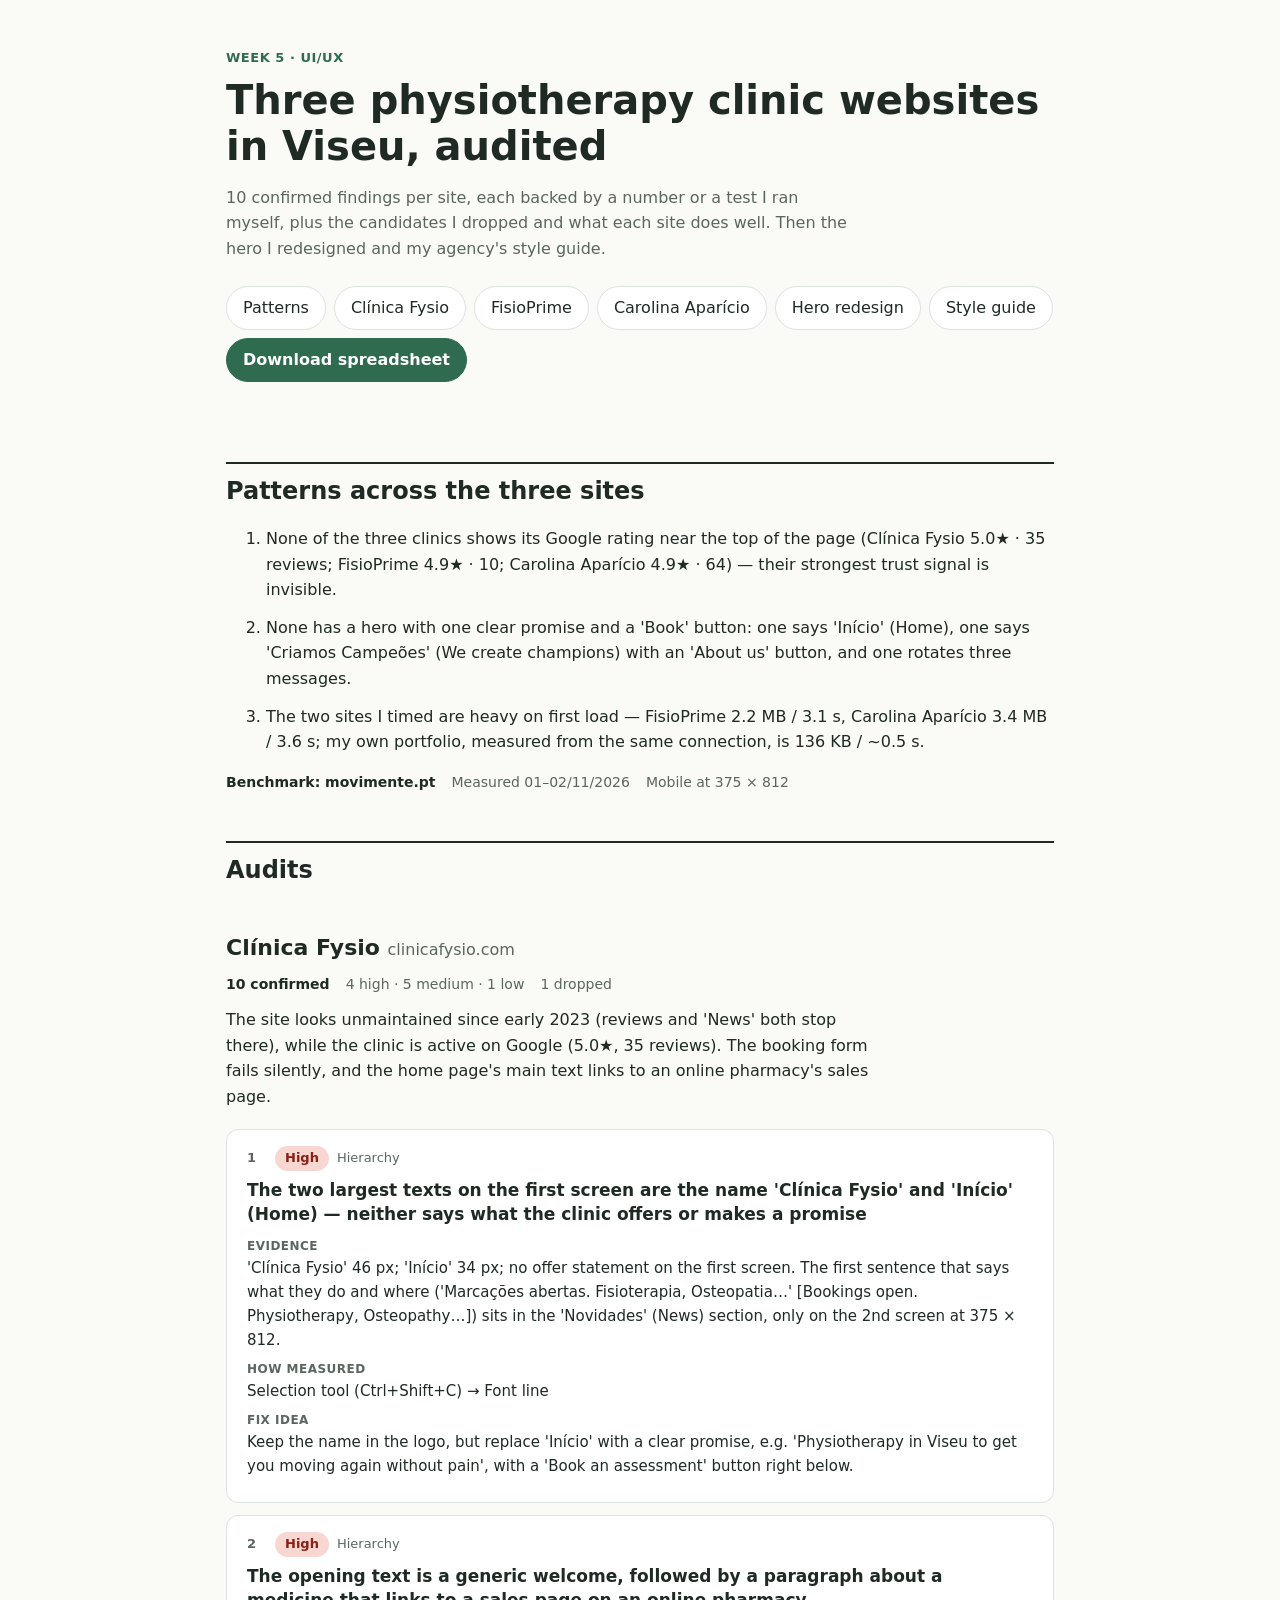
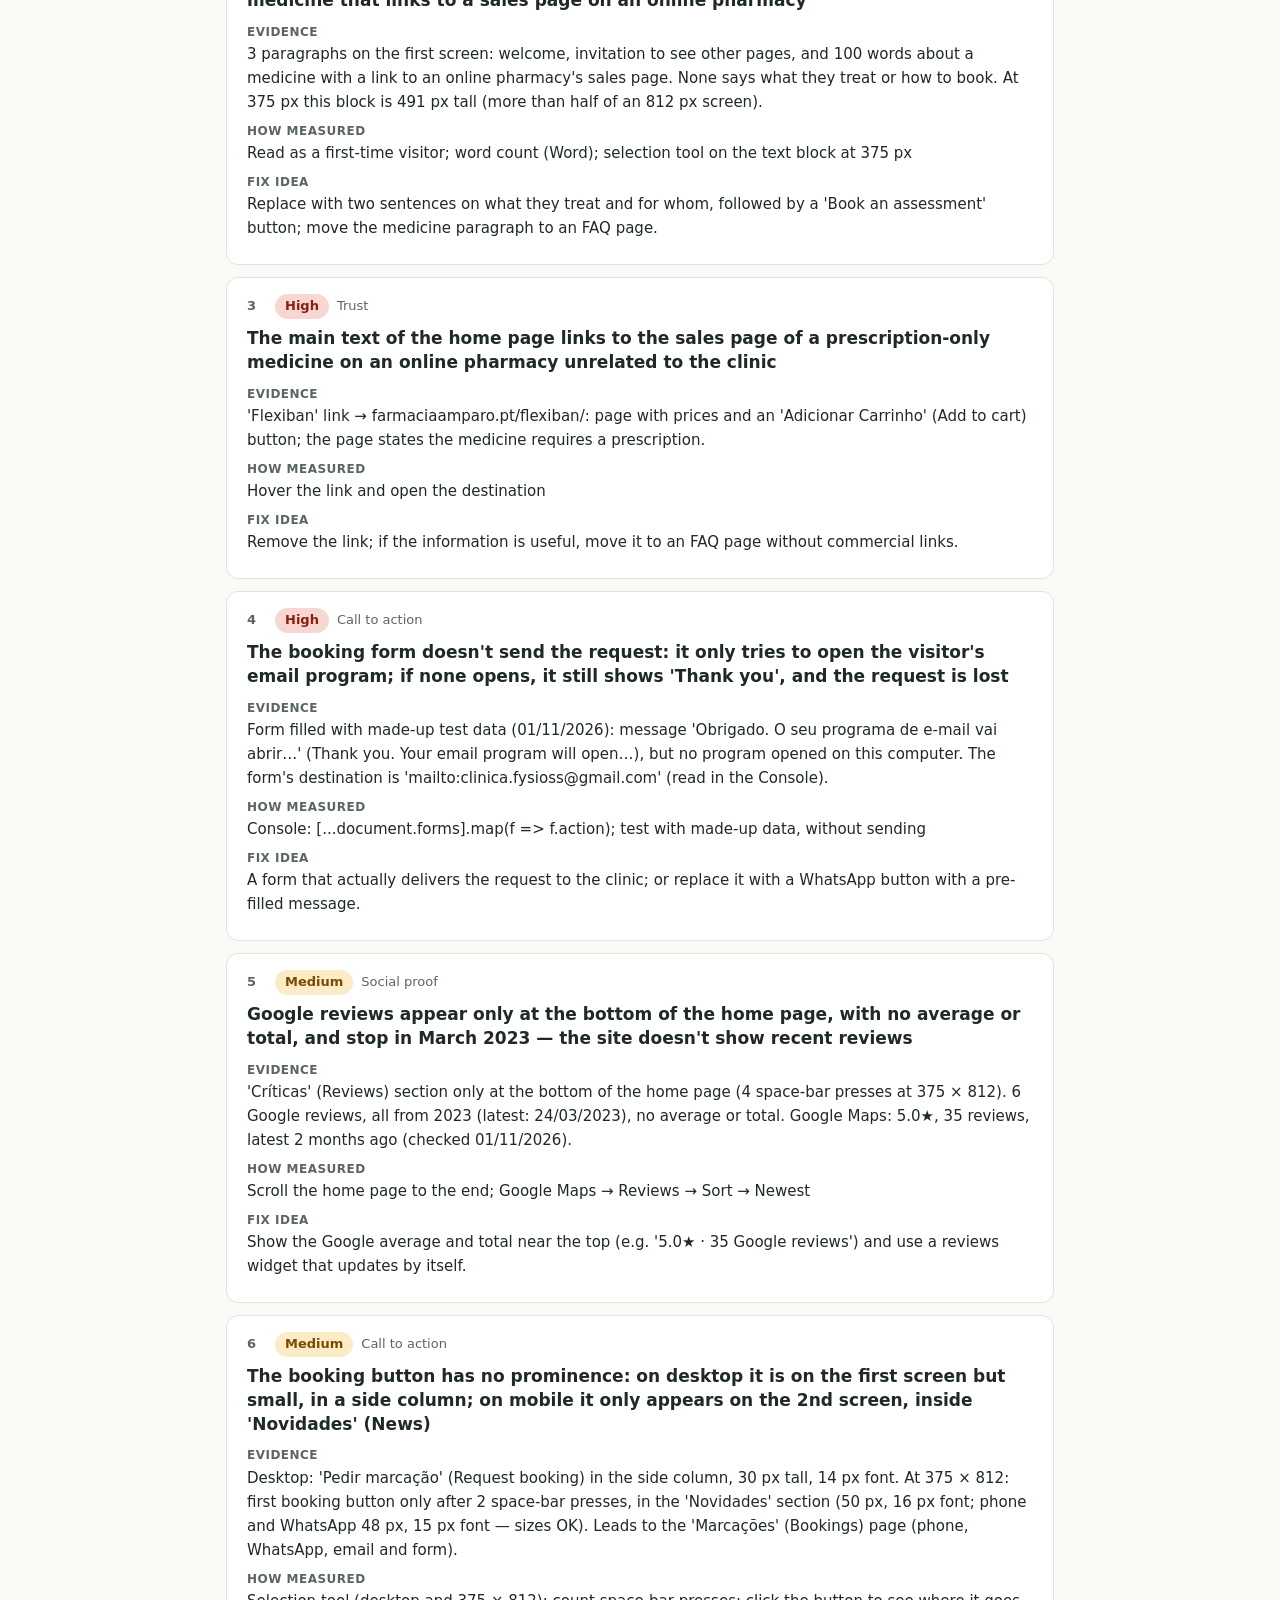
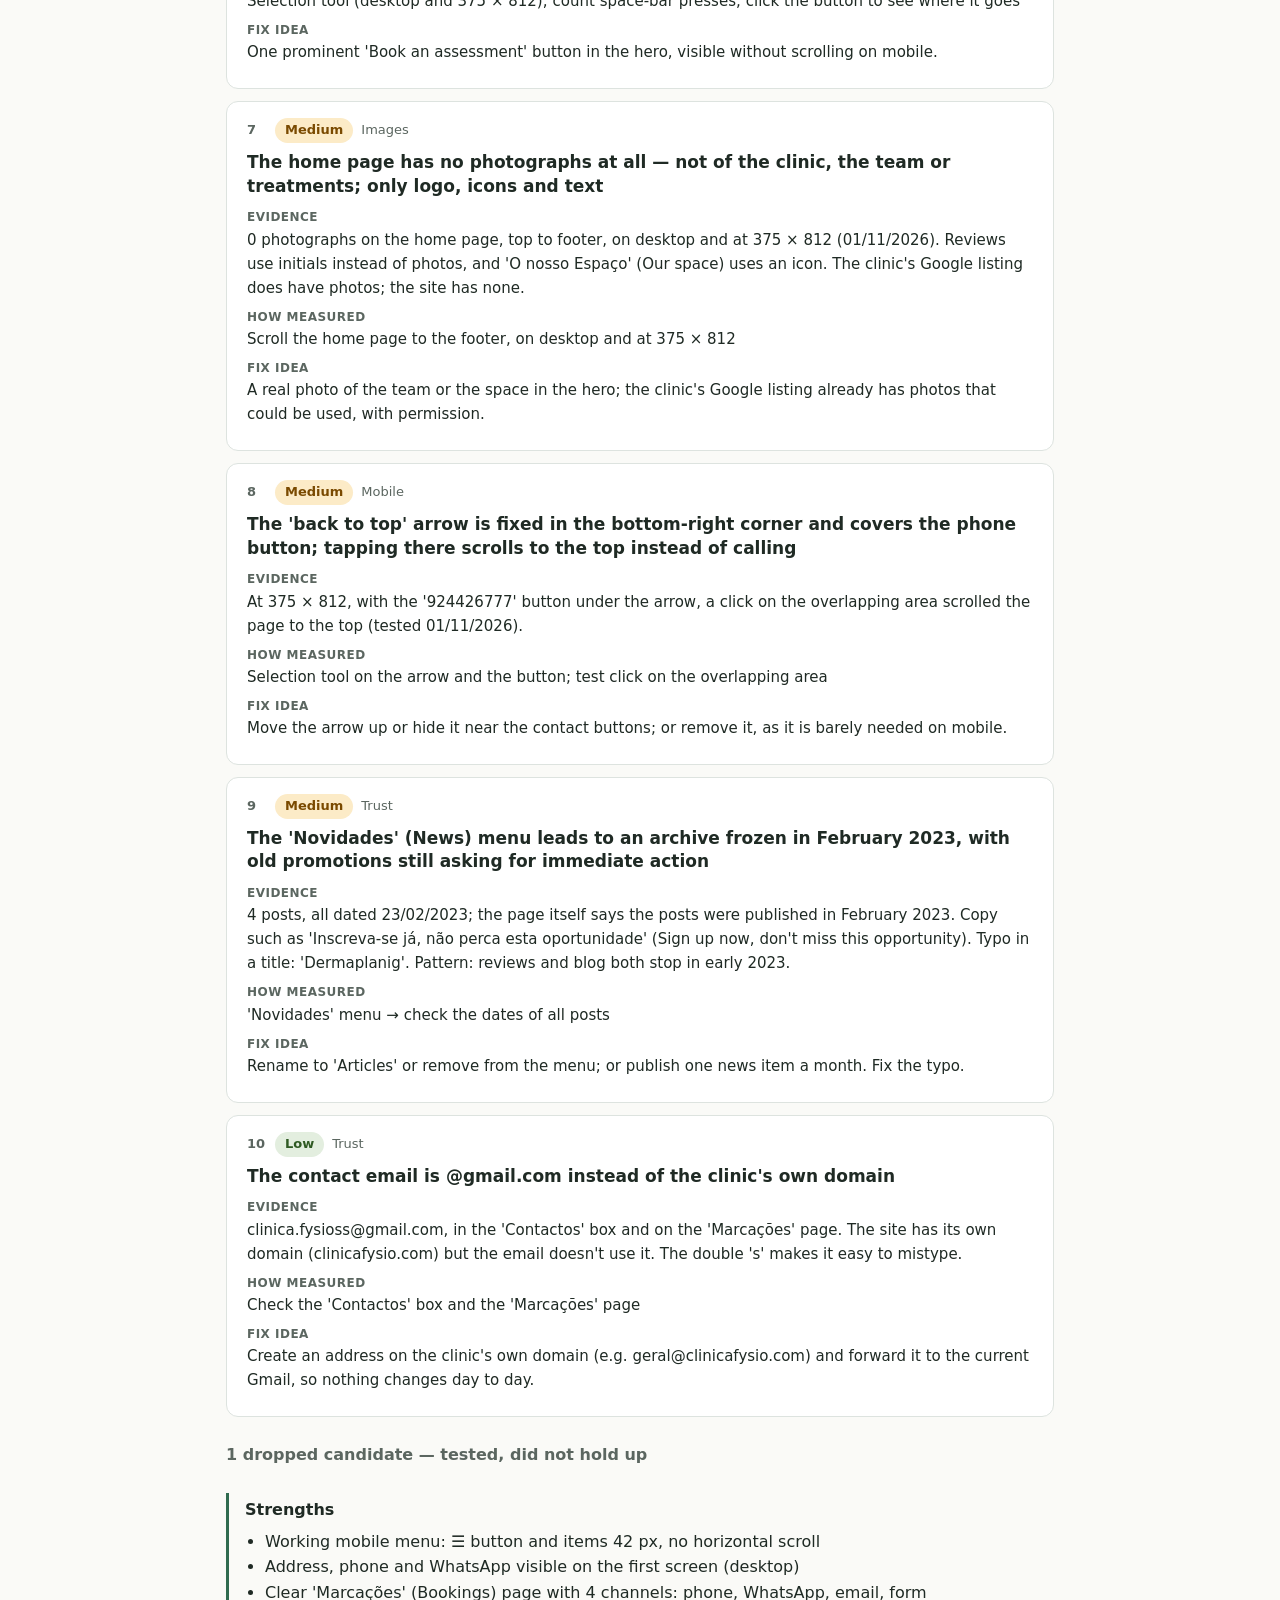
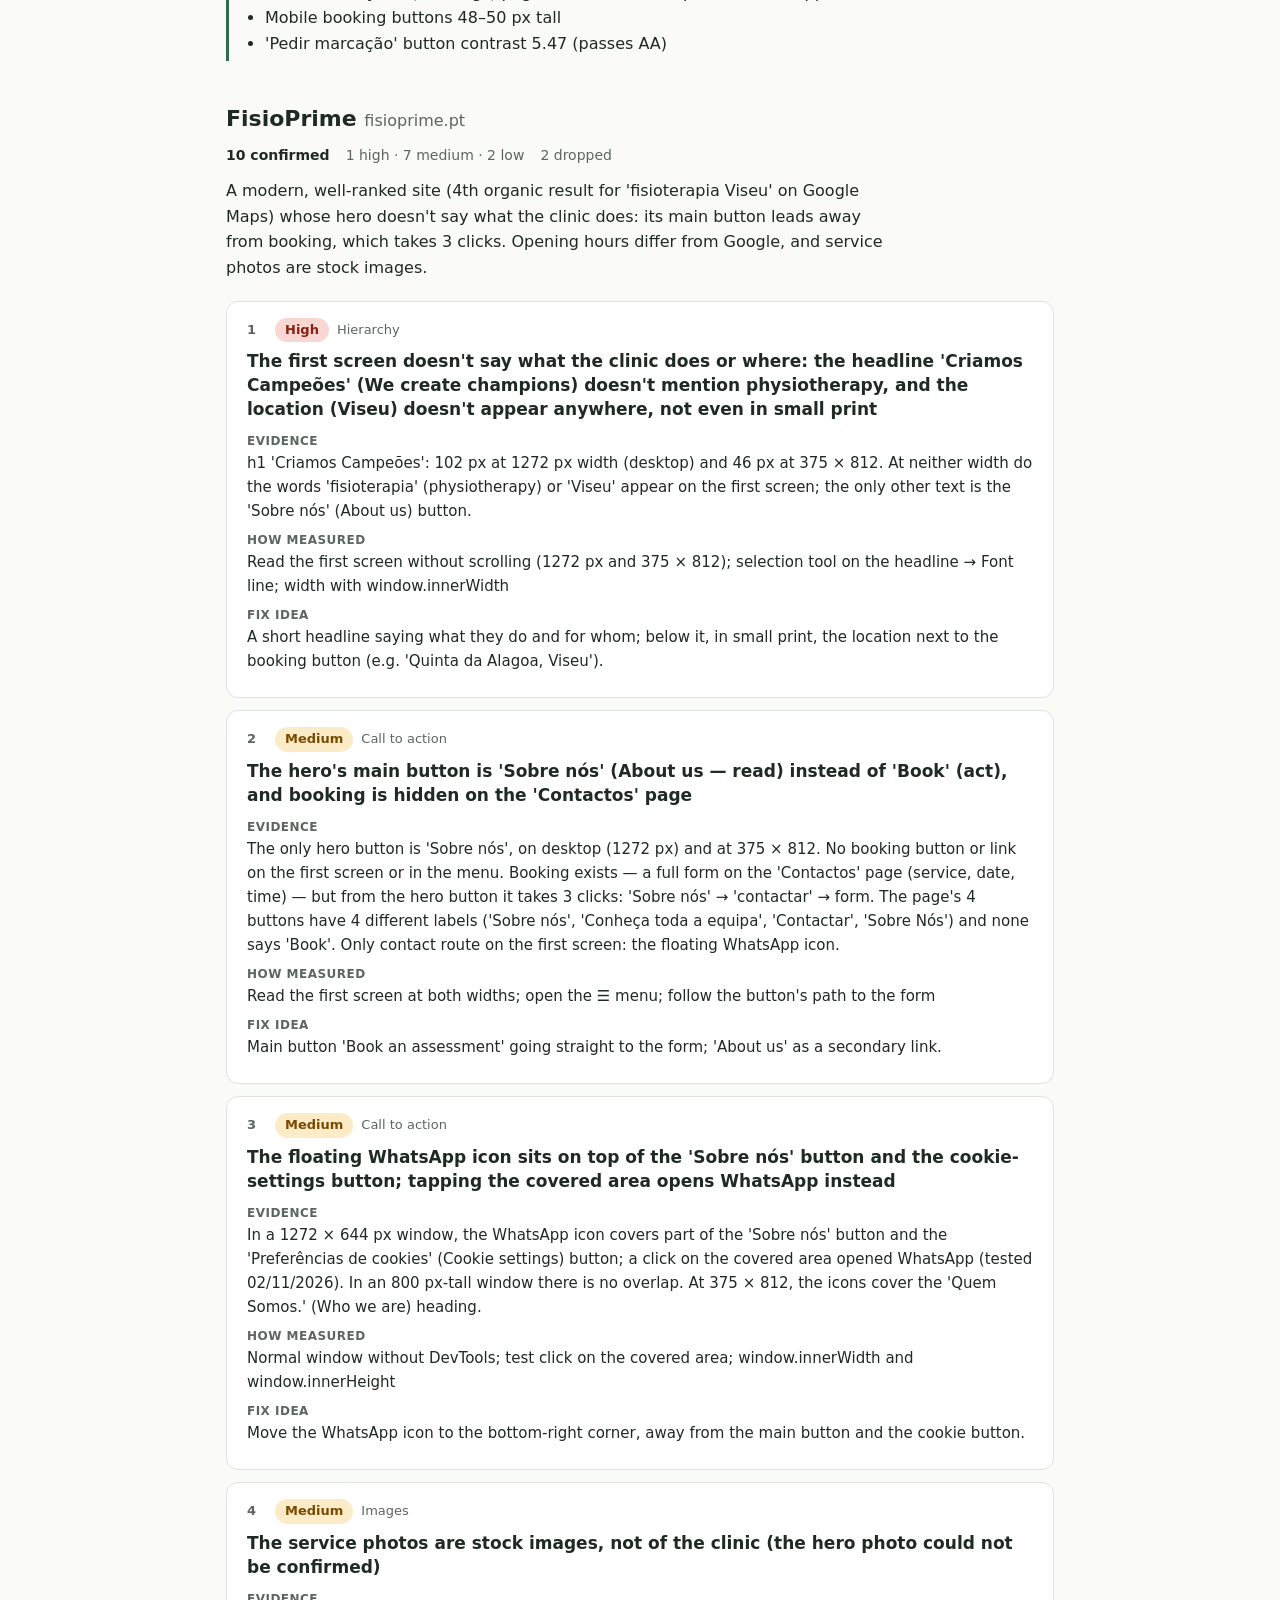
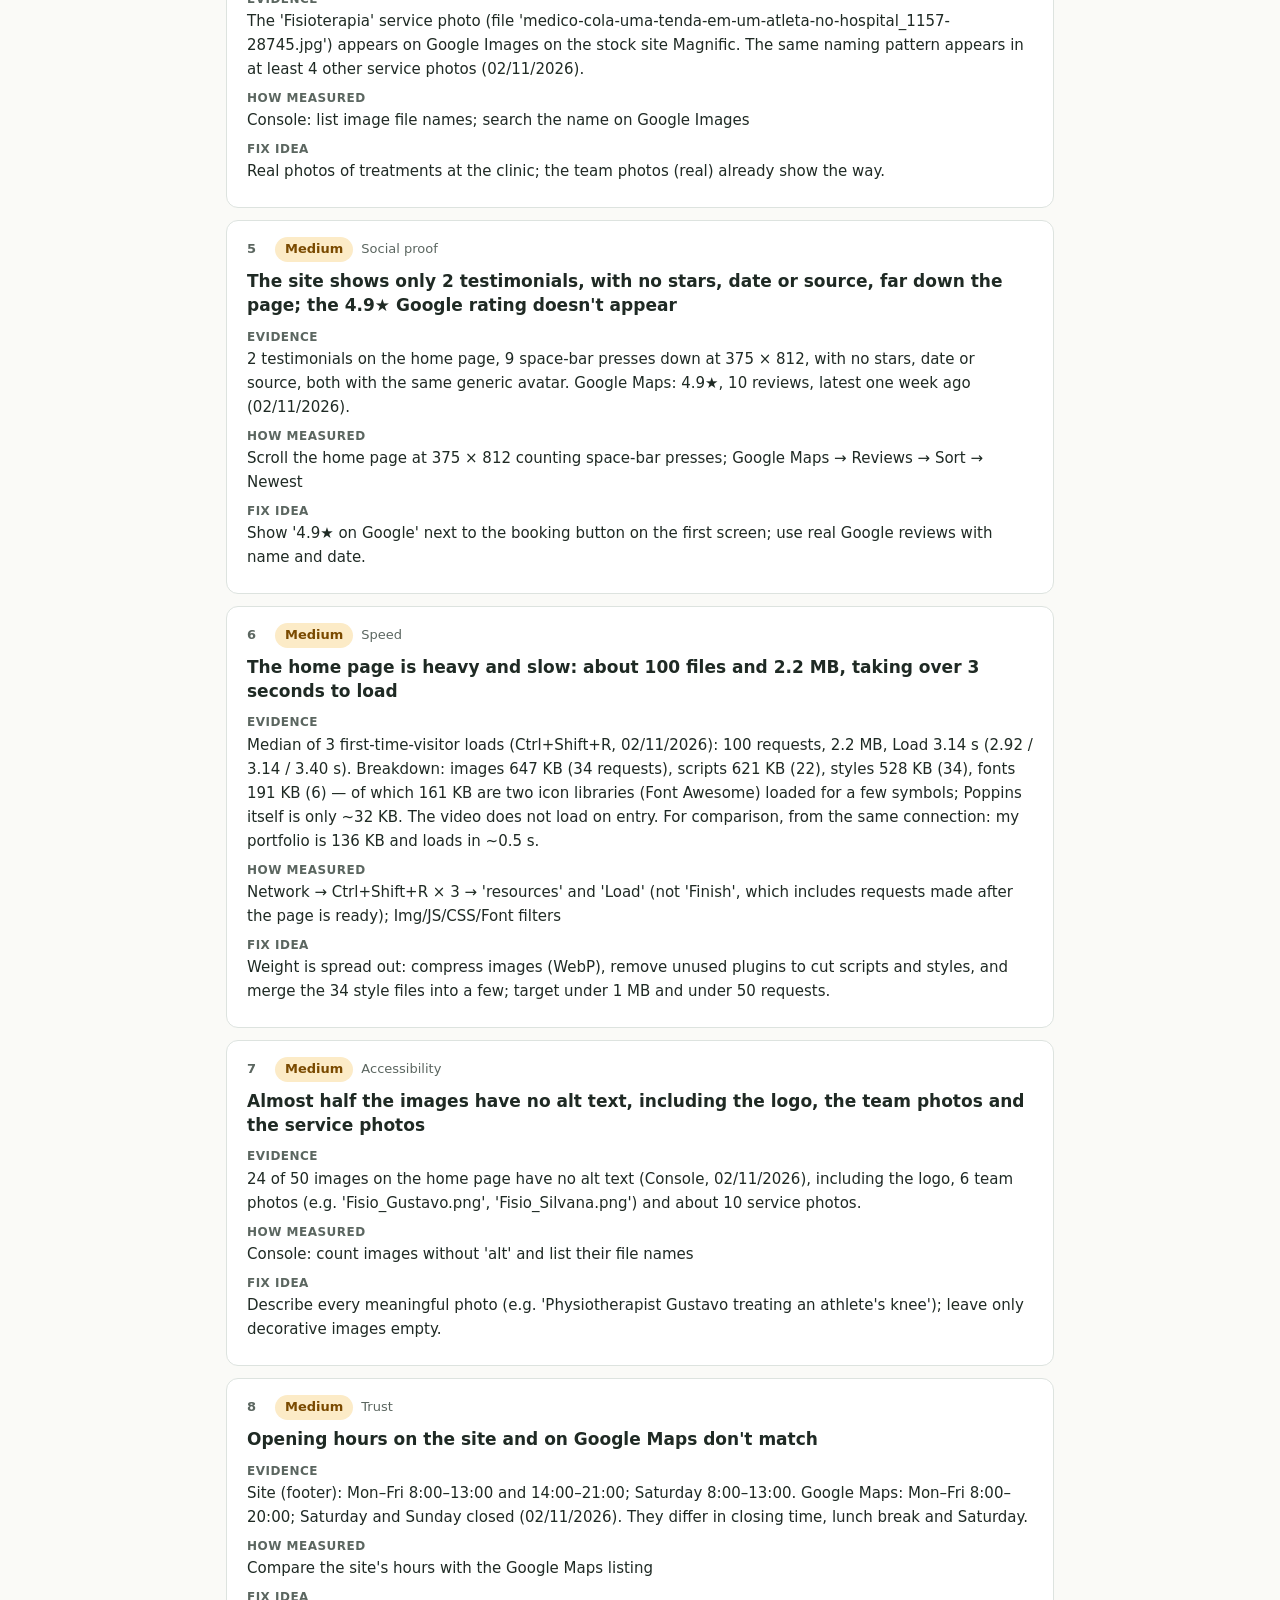
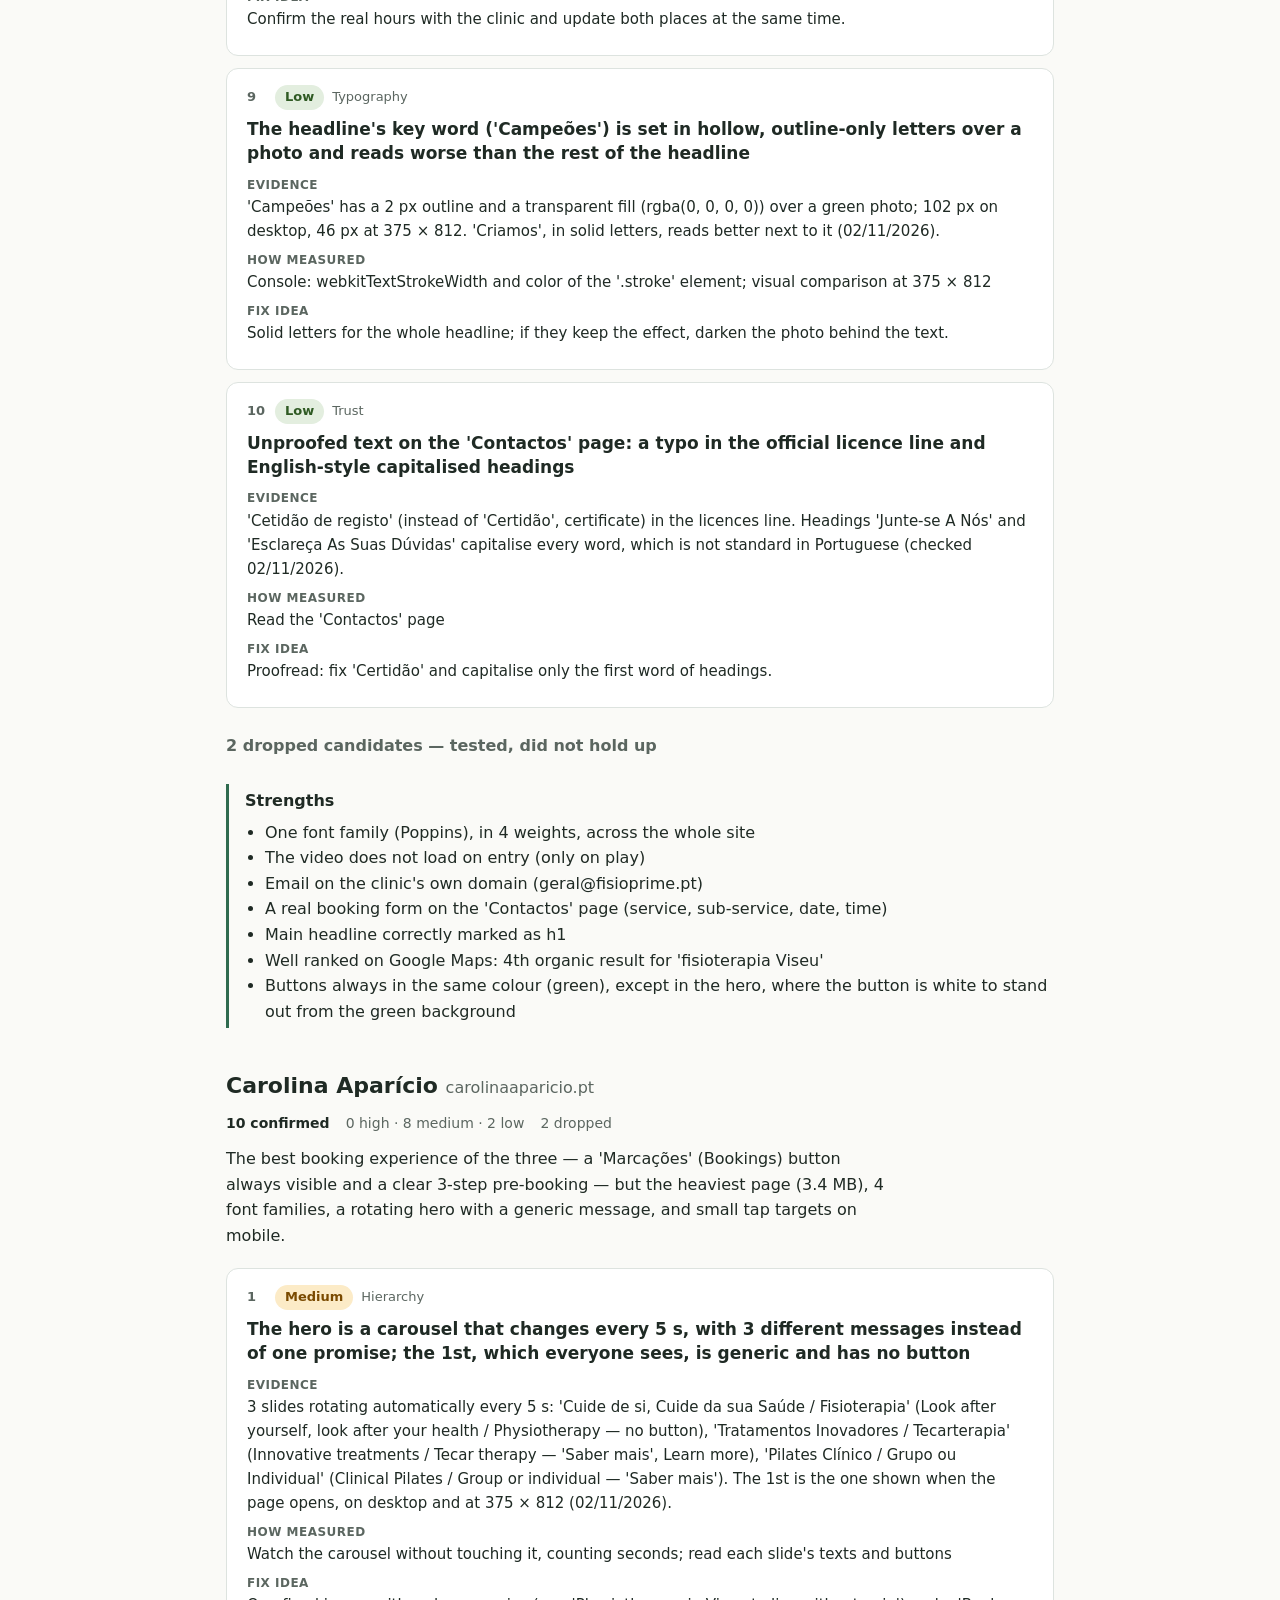
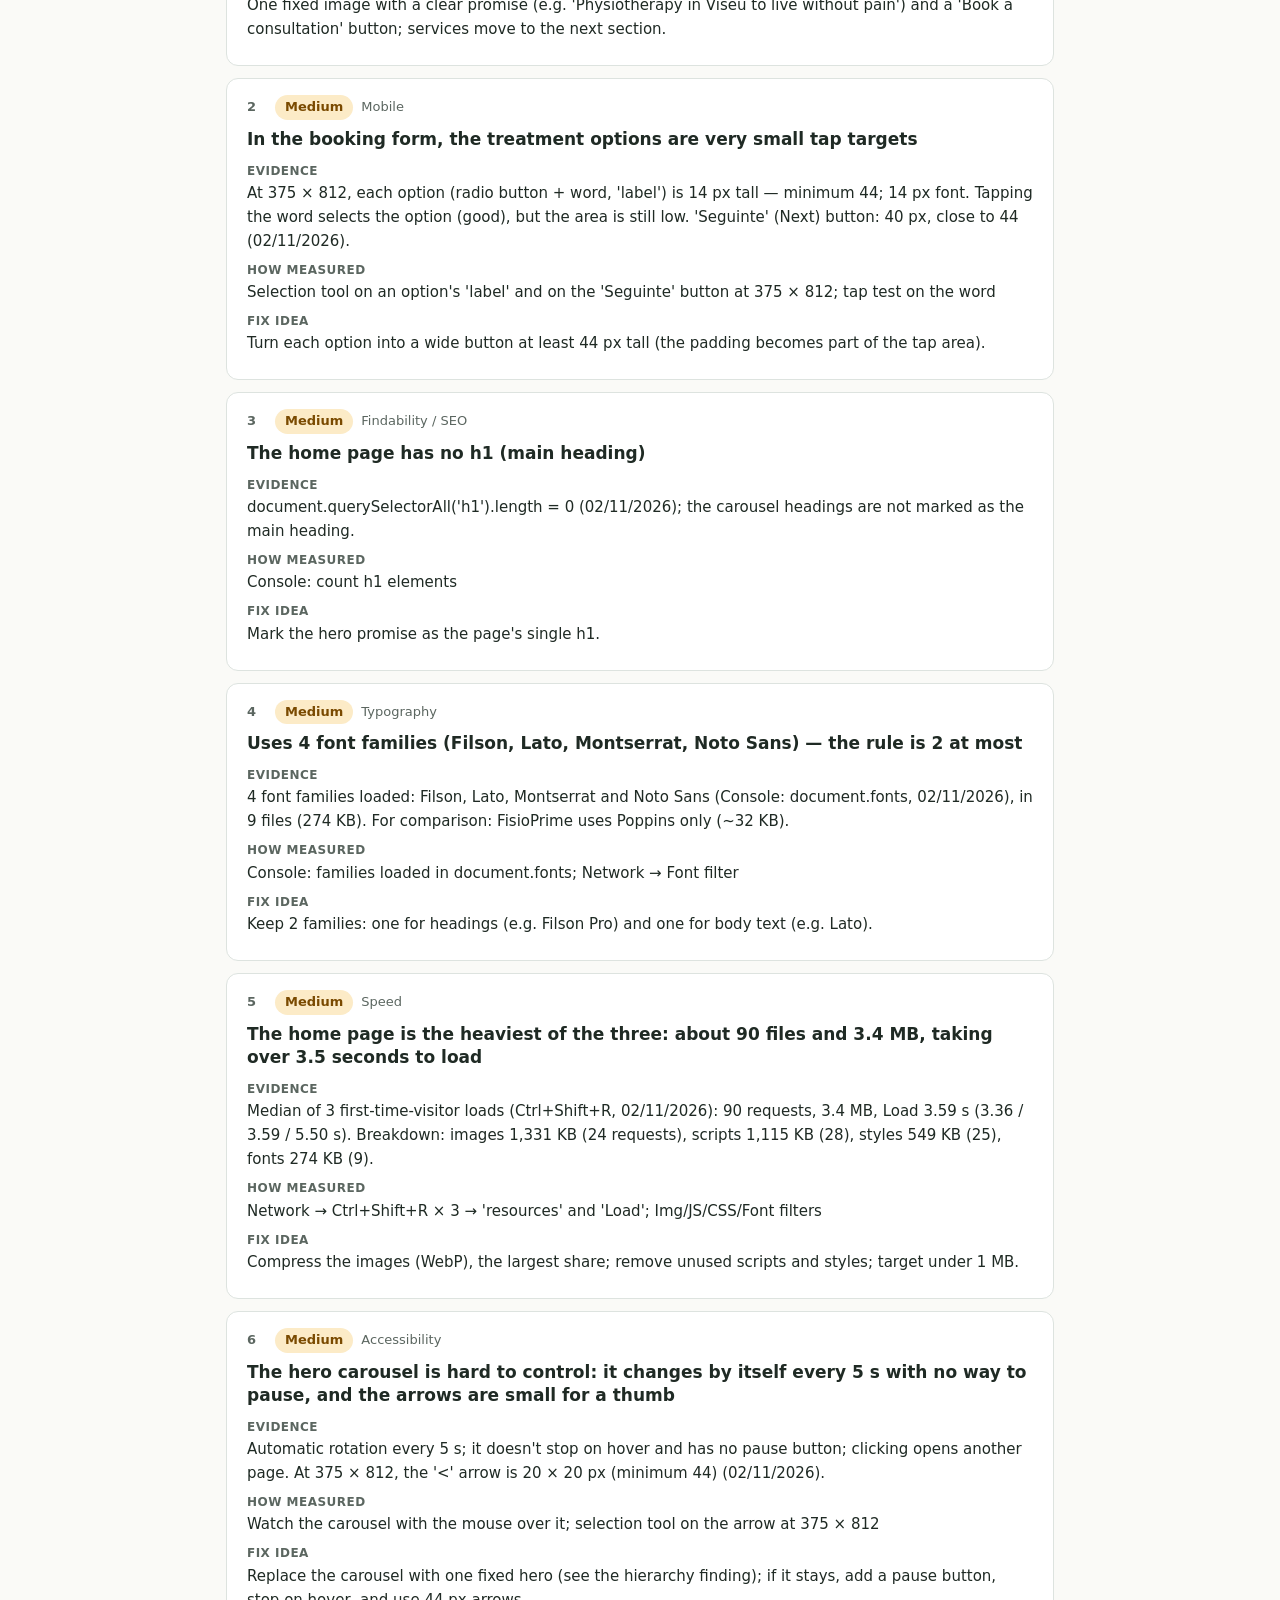
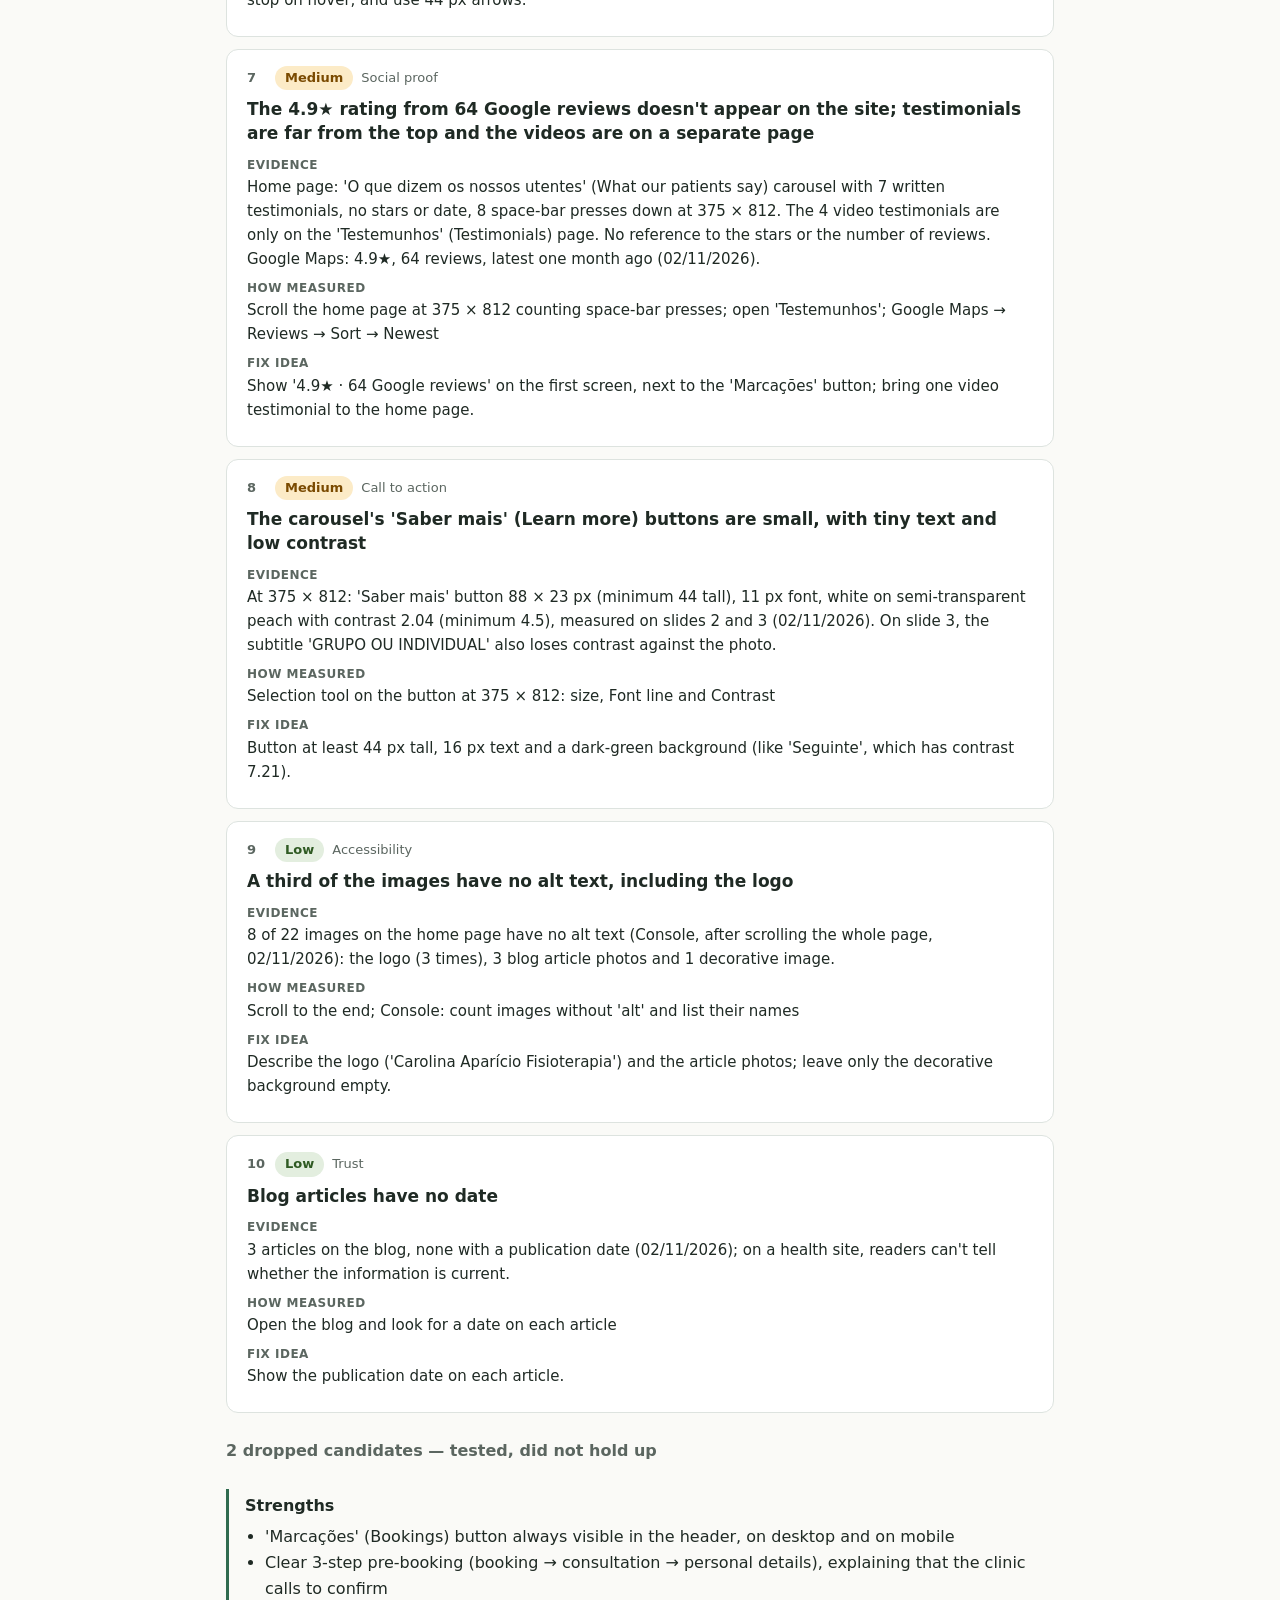
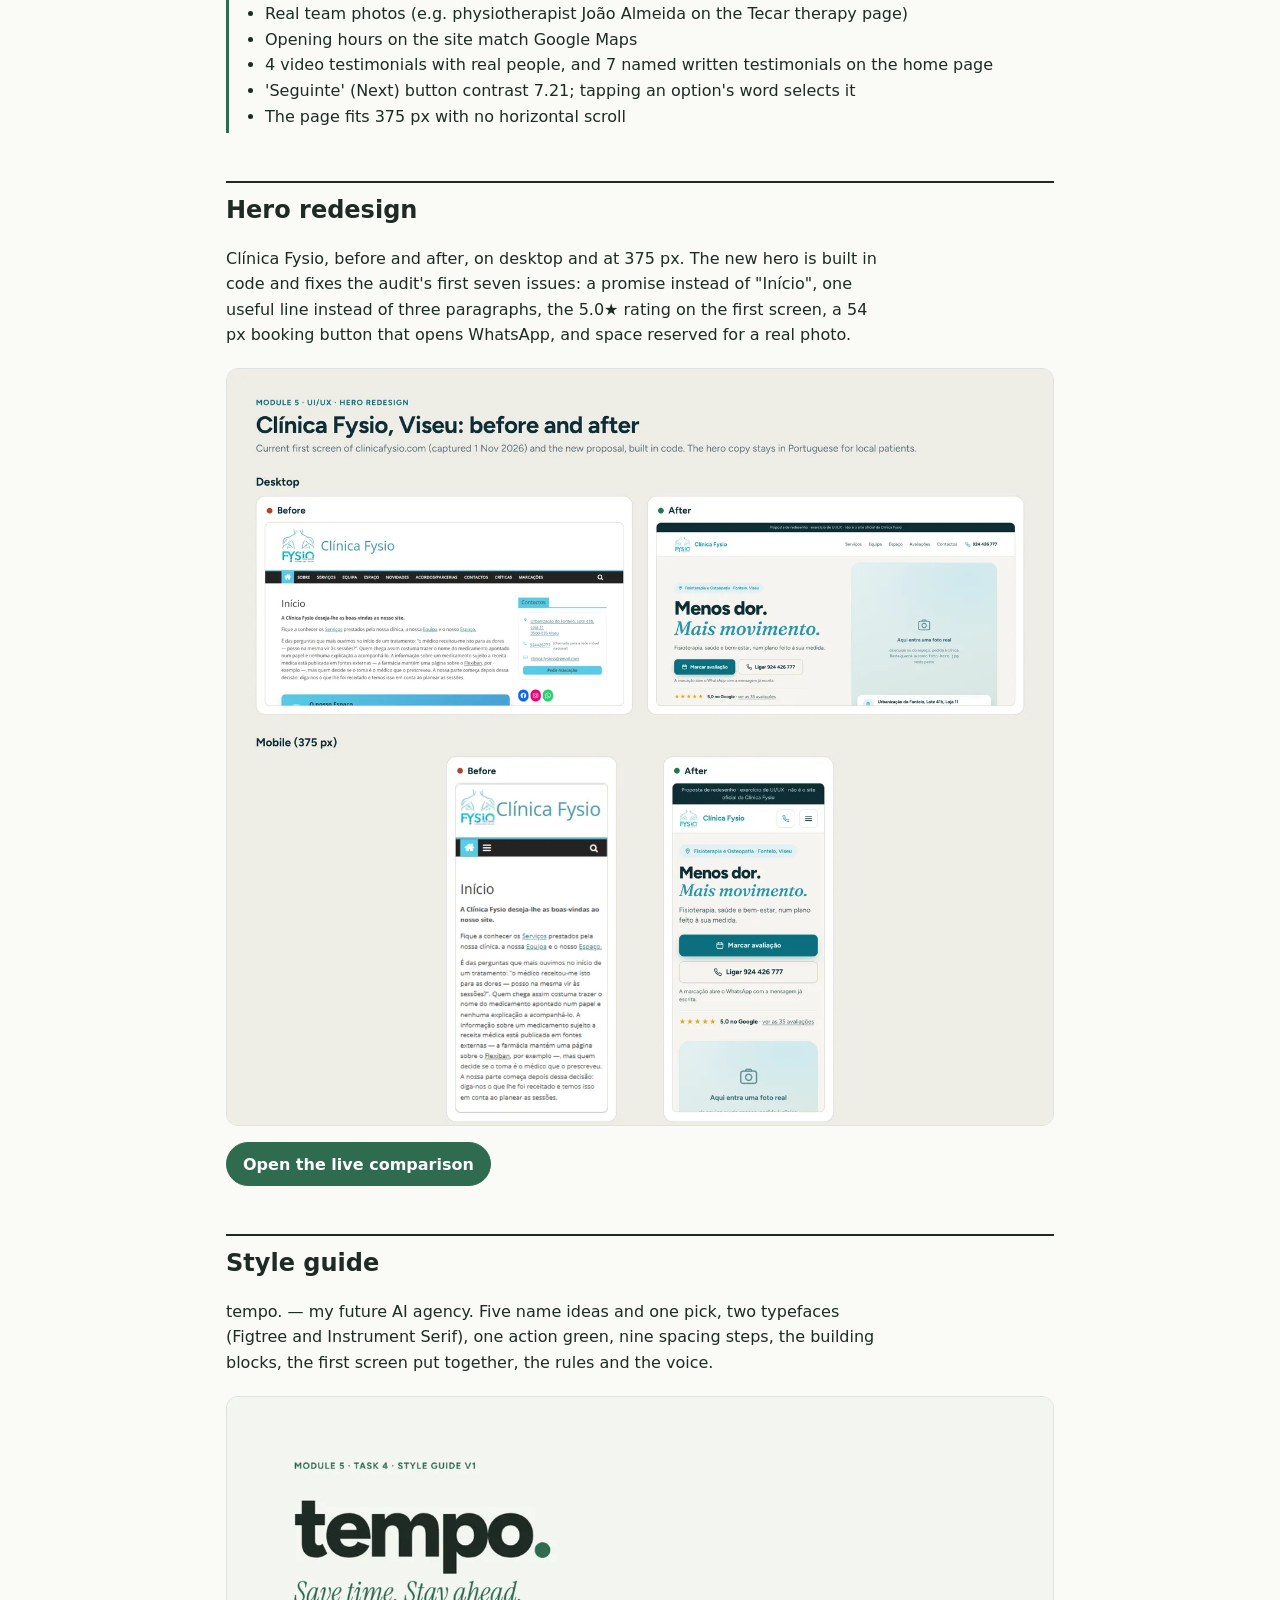
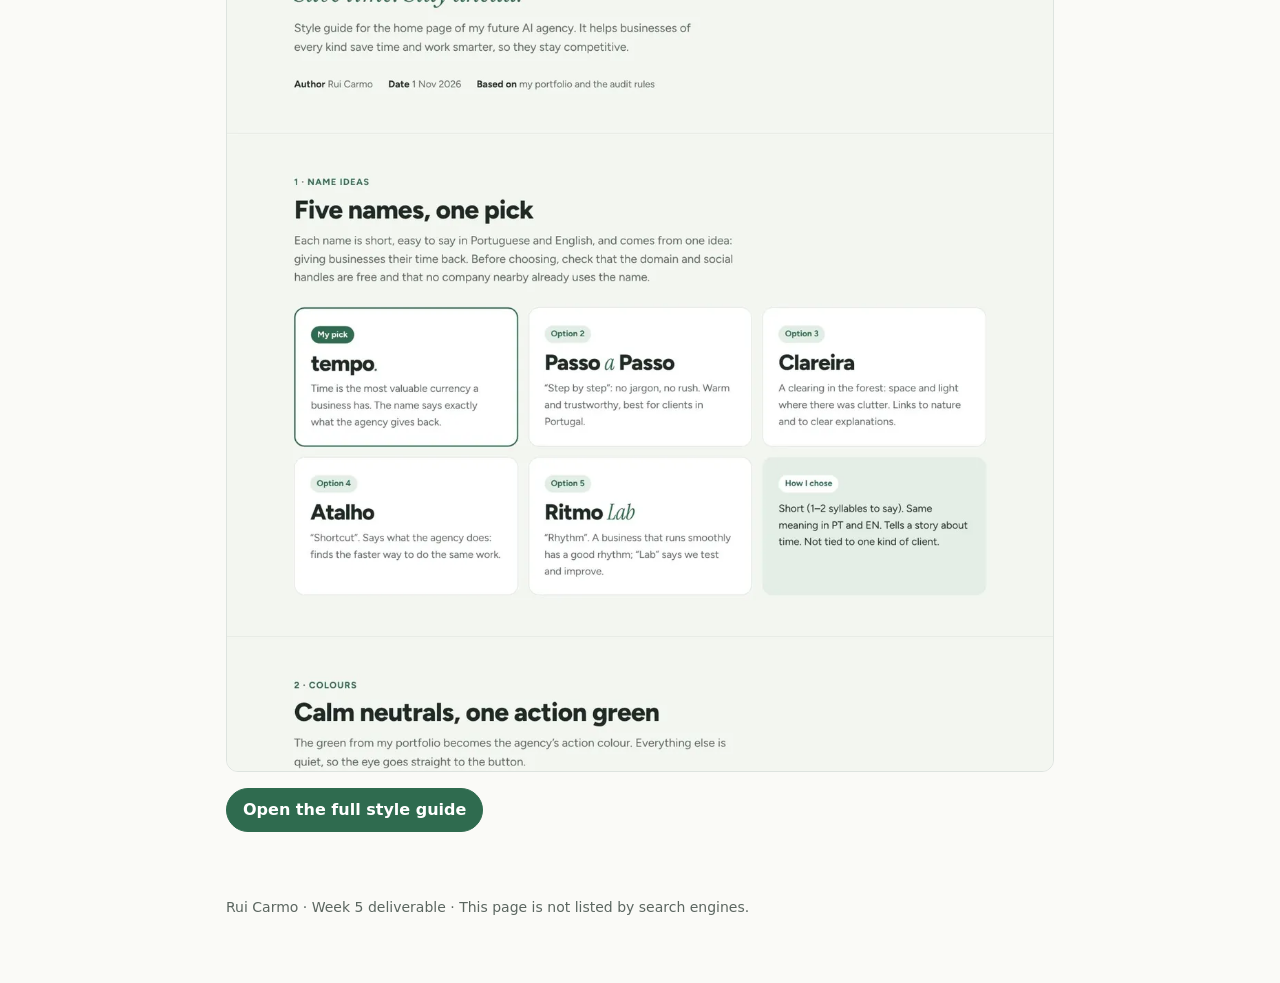
<file: semana-5/semana-5/index.html>
<!doctype html>
<html lang="en">
<head>
<meta charset="utf-8">
<meta name="viewport" content="width=device-width, initial-scale=1">
<meta name="robots" content="noindex, nofollow">
<title>Week 5 — UI/UX audits</title>
<style>
:root{--ink:#1F2A24;--muted:#5B6660;--line:#DDE3DF;--bg:#FAFAF7;--card:#FFFFFF;--accent:#2F6B4F;--accent-ink:#FFFFFF;
--high-bg:#F8D7D3;--high:#8A1F12;--med-bg:#FCEBC7;--med:#7A4A00;--low-bg:#E3EEDF;--low:#2F5A23}
*{box-sizing:border-box}
body{margin:0;background:var(--bg);color:var(--ink);font:16px/1.6 system-ui,-apple-system,"Segoe UI",Roboto,Arial,sans-serif}
.wrap{max-width:860px;margin:0 auto;padding:0 16px}
header{padding:48px 0 24px}
.kicker{color:var(--accent);font-weight:600;letter-spacing:.04em;text-transform:uppercase;font-size:13px;margin:0 0 8px}
h1{font-size:clamp(28px,5vw,40px);line-height:1.15;margin:0 0 16px}
.lead{color:var(--muted);margin:0 0 24px;max-width:62ch}
nav{display:flex;flex-wrap:wrap;gap:8px;margin-bottom:8px}
nav a,.btn{display:inline-flex;align-items:center;min-height:44px;padding:0 16px;border:1px solid var(--line);border-radius:999px;color:var(--ink);text-decoration:none;background:var(--card)}
.btn{background:var(--accent);color:var(--accent-ink);border-color:var(--accent);font-weight:600}
h2{font-size:24px;margin:48px 0 16px;padding-top:8px;border-top:2px solid var(--ink)}
.cross li{margin-bottom:12px}
.clinic{margin-top:40px}
h3{font-size:22px;margin:0 0 8px}
.url{font-weight:400;color:var(--muted);font-size:16px}
.stats{display:flex;flex-wrap:wrap;gap:8px 16px;color:var(--muted);font-size:14px;margin:0 0 12px}
.stats span:first-child{color:var(--ink);font-weight:600}
.pattern{margin:0 0 20px;max-width:65ch}
.f{background:var(--card);border:1px solid var(--line);border-radius:12px;padding:16px 20px;margin-bottom:12px}
.f h4{font-size:17px;line-height:1.4;margin:8px 0 10px}
.f p{margin:0 0 8px;font-size:15px}
.f p b{display:block;font-size:12px;letter-spacing:.04em;text-transform:uppercase;color:var(--muted)}
.meta{display:flex;flex-wrap:wrap;align-items:center;gap:8px;font-size:13px}
.n{font-weight:700;color:var(--muted);min-width:20px}
.cat{color:var(--muted)}
.sev{padding:2px 10px;border-radius:999px;font-weight:600}
.sev.high{background:var(--high-bg);color:var(--high)}.sev.med{background:var(--med-bg);color:var(--med)}.sev.low{background:var(--low-bg);color:var(--low)}
details{margin:16px 0}
summary{cursor:pointer;min-height:44px;display:flex;align-items:center;color:var(--muted);font-weight:600}
details .f{opacity:.8}
.strengths{border-left:3px solid var(--accent);padding:4px 0 4px 16px;margin-top:16px}
.strengths h4{margin:0 0 6px} .strengths ul{margin:0;padding-left:20px}

.shot{display:block;border:1px solid var(--line);border-radius:12px;overflow:hidden;margin:0 0 16px;background:var(--card)}.shot img{display:block;width:100%;height:auto}
.soon{color:var(--muted);border:1px dashed var(--line);border-radius:12px;padding:24px;text-align:center}
footer{color:var(--muted);font-size:14px;padding:48px 0 64px}
</style>
</head>
<body>
<div class="wrap">
<header>
<p class="kicker">Week 5 · UI/UX</p>
<h1>Three physiotherapy clinic websites in Viseu, audited</h1>
<p class="lead">10 confirmed findings per site, each backed by a number or a test I ran myself, plus the candidates I dropped and what each site does well. Then the hero I redesigned and my agency's style guide.</p>
<nav><a href="#patterns">Patterns</a><a href="#fysio">Clínica Fysio</a><a href="#fisioprime">FisioPrime</a><a href="#carolina">Carolina Aparício</a><a href="#hero">Hero redesign</a><a href="#style">Style guide</a><a class="btn" href="/semana-5/week5-ui-audits.xlsx" download>Download spreadsheet</a></nav>
</header>
<main>
<section id="patterns"><h2>Patterns across the three sites</h2><ol class="cross"><li>None of the three clinics shows its Google rating near the top of the page (Clínica Fysio 5.0★ · 35 reviews; FisioPrime 4.9★ · 10; Carolina Aparício 4.9★ · 64) — their strongest trust signal is invisible.</li><li>None has a hero with one clear promise and a &#x27;Book&#x27; button: one says &#x27;Início&#x27; (Home), one says &#x27;Criamos Campeões&#x27; (We create champions) with an &#x27;About us&#x27; button, and one rotates three messages.</li><li>The two sites I timed are heavy on first load — FisioPrime 2.2 MB / 3.1 s, Carolina Aparício 3.4 MB / 3.6 s; my own portfolio, measured from the same connection, is 136 KB / ~0.5 s.</li></ol>
<p class="stats"><span>Benchmark: movimente.pt</span><span>Measured 01–02/11/2026</span><span>Mobile at 375 × 812</span></p></section>
<h2 id="audits">Audits</h2>
<section class="clinic" id="fysio">
<h3>Clínica Fysio <span class="url">clinicafysio.com</span></h3>
<p class="stats"><span>10 confirmed</span><span>4 high · 5 medium · 1 low</span><span>1 dropped</span></p>
<p class="pattern">The site looks unmaintained since early 2023 (reviews and &#x27;News&#x27; both stop there), while the clinic is active on Google (5.0★, 35 reviews). The booking form fails silently, and the home page&#x27;s main text links to an online pharmacy&#x27;s sales page.</p>
<article class="f">
<div class="meta"><span class="n">1</span><span class="sev high">High</span><span class="cat">Hierarchy</span></div>
<h4>The two largest texts on the first screen are the name &#x27;Clínica Fysio&#x27; and &#x27;Início&#x27; (Home) — neither says what the clinic offers or makes a promise</h4>
<p><b>Evidence</b> &#x27;Clínica Fysio&#x27; 46 px; &#x27;Início&#x27; 34 px; no offer statement on the first screen. The first sentence that says what they do and where (&#x27;Marcações abertas. Fisioterapia, Osteopatia…&#x27; [Bookings open. Physiotherapy, Osteopathy…]) sits in the &#x27;Novidades&#x27; (News) section, only on the 2nd screen at 375 × 812.</p>
<p class="how"><b>How measured</b> Selection tool (Ctrl+Shift+C) → Font line</p>
<p><b>Fix idea</b> Keep the name in the logo, but replace &#x27;Início&#x27; with a clear promise, e.g. &#x27;Physiotherapy in Viseu to get you moving again without pain&#x27;, with a &#x27;Book an assessment&#x27; button right below.</p></article>
<article class="f">
<div class="meta"><span class="n">2</span><span class="sev high">High</span><span class="cat">Hierarchy</span></div>
<h4>The opening text is a generic welcome, followed by a paragraph about a medicine that links to a sales page on an online pharmacy</h4>
<p><b>Evidence</b> 3 paragraphs on the first screen: welcome, invitation to see other pages, and 100 words about a medicine with a link to an online pharmacy&#x27;s sales page. None says what they treat or how to book. At 375 px this block is 491 px tall (more than half of an 812 px screen).</p>
<p class="how"><b>How measured</b> Read as a first-time visitor; word count (Word); selection tool on the text block at 375 px</p>
<p><b>Fix idea</b> Replace with two sentences on what they treat and for whom, followed by a &#x27;Book an assessment&#x27; button; move the medicine paragraph to an FAQ page.</p></article>
<article class="f">
<div class="meta"><span class="n">3</span><span class="sev high">High</span><span class="cat">Trust</span></div>
<h4>The main text of the home page links to the sales page of a prescription-only medicine on an online pharmacy unrelated to the clinic</h4>
<p><b>Evidence</b> &#x27;Flexiban&#x27; link → farmaciaamparo.pt/flexiban/: page with prices and an &#x27;Adicionar Carrinho&#x27; (Add to cart) button; the page states the medicine requires a prescription.</p>
<p class="how"><b>How measured</b> Hover the link and open the destination</p>
<p><b>Fix idea</b> Remove the link; if the information is useful, move it to an FAQ page without commercial links.</p></article>
<article class="f">
<div class="meta"><span class="n">4</span><span class="sev high">High</span><span class="cat">Call to action</span></div>
<h4>The booking form doesn&#x27;t send the request: it only tries to open the visitor&#x27;s email program; if none opens, it still shows &#x27;Thank you&#x27;, and the request is lost</h4>
<p><b>Evidence</b> Form filled with made-up test data (01/11/2026): message &#x27;Obrigado. O seu programa de e-mail vai abrir…&#x27; (Thank you. Your email program will open…), but no program opened on this computer. The form&#x27;s destination is &#x27;mailto:clinica.fysioss@gmail.com&#x27; (read in the Console).</p>
<p class="how"><b>How measured</b> Console: [...document.forms].map(f =&gt; f.action); test with made-up data, without sending</p>
<p><b>Fix idea</b> A form that actually delivers the request to the clinic; or replace it with a WhatsApp button with a pre-filled message.</p></article>
<article class="f">
<div class="meta"><span class="n">5</span><span class="sev med">Medium</span><span class="cat">Social proof</span></div>
<h4>Google reviews appear only at the bottom of the home page, with no average or total, and stop in March 2023 — the site doesn&#x27;t show recent reviews</h4>
<p><b>Evidence</b> &#x27;Críticas&#x27; (Reviews) section only at the bottom of the home page (4 space-bar presses at 375 × 812). 6 Google reviews, all from 2023 (latest: 24/03/2023), no average or total. Google Maps: 5.0★, 35 reviews, latest 2 months ago (checked 01/11/2026).</p>
<p class="how"><b>How measured</b> Scroll the home page to the end; Google Maps → Reviews → Sort → Newest</p>
<p><b>Fix idea</b> Show the Google average and total near the top (e.g. &#x27;5.0★ · 35 Google reviews&#x27;) and use a reviews widget that updates by itself.</p></article>
<article class="f">
<div class="meta"><span class="n">6</span><span class="sev med">Medium</span><span class="cat">Call to action</span></div>
<h4>The booking button has no prominence: on desktop it is on the first screen but small, in a side column; on mobile it only appears on the 2nd screen, inside &#x27;Novidades&#x27; (News)</h4>
<p><b>Evidence</b> Desktop: &#x27;Pedir marcação&#x27; (Request booking) in the side column, 30 px tall, 14 px font. At 375 × 812: first booking button only after 2 space-bar presses, in the &#x27;Novidades&#x27; section (50 px, 16 px font; phone and WhatsApp 48 px, 15 px font — sizes OK). Leads to the &#x27;Marcações&#x27; (Bookings) page (phone, WhatsApp, email and form).</p>
<p class="how"><b>How measured</b> Selection tool (desktop and 375 × 812); count space-bar presses; click the button to see where it goes</p>
<p><b>Fix idea</b> One prominent &#x27;Book an assessment&#x27; button in the hero, visible without scrolling on mobile.</p></article>
<article class="f">
<div class="meta"><span class="n">7</span><span class="sev med">Medium</span><span class="cat">Images</span></div>
<h4>The home page has no photographs at all — not of the clinic, the team or treatments; only logo, icons and text</h4>
<p><b>Evidence</b> 0 photographs on the home page, top to footer, on desktop and at 375 × 812 (01/11/2026). Reviews use initials instead of photos, and &#x27;O nosso Espaço&#x27; (Our space) uses an icon. The clinic&#x27;s Google listing does have photos; the site has none.</p>
<p class="how"><b>How measured</b> Scroll the home page to the footer, on desktop and at 375 × 812</p>
<p><b>Fix idea</b> A real photo of the team or the space in the hero; the clinic&#x27;s Google listing already has photos that could be used, with permission.</p></article>
<article class="f">
<div class="meta"><span class="n">8</span><span class="sev med">Medium</span><span class="cat">Mobile</span></div>
<h4>The &#x27;back to top&#x27; arrow is fixed in the bottom-right corner and covers the phone button; tapping there scrolls to the top instead of calling</h4>
<p><b>Evidence</b> At 375 × 812, with the &#x27;924426777&#x27; button under the arrow, a click on the overlapping area scrolled the page to the top (tested 01/11/2026).</p>
<p class="how"><b>How measured</b> Selection tool on the arrow and the button; test click on the overlapping area</p>
<p><b>Fix idea</b> Move the arrow up or hide it near the contact buttons; or remove it, as it is barely needed on mobile.</p></article>
<article class="f">
<div class="meta"><span class="n">9</span><span class="sev med">Medium</span><span class="cat">Trust</span></div>
<h4>The &#x27;Novidades&#x27; (News) menu leads to an archive frozen in February 2023, with old promotions still asking for immediate action</h4>
<p><b>Evidence</b> 4 posts, all dated 23/02/2023; the page itself says the posts were published in February 2023. Copy such as &#x27;Inscreva-se já, não perca esta oportunidade&#x27; (Sign up now, don&#x27;t miss this opportunity). Typo in a title: &#x27;Dermaplanig&#x27;. Pattern: reviews and blog both stop in early 2023.</p>
<p class="how"><b>How measured</b> &#x27;Novidades&#x27; menu → check the dates of all posts</p>
<p><b>Fix idea</b> Rename to &#x27;Articles&#x27; or remove from the menu; or publish one news item a month. Fix the typo.</p></article>
<article class="f">
<div class="meta"><span class="n">10</span><span class="sev low">Low</span><span class="cat">Trust</span></div>
<h4>The contact email is @gmail.com instead of the clinic&#x27;s own domain</h4>
<p><b>Evidence</b> clinica.fysioss@gmail.com, in the &#x27;Contactos&#x27; box and on the &#x27;Marcações&#x27; page. The site has its own domain (clinicafysio.com) but the email doesn&#x27;t use it. The double &#x27;s&#x27; makes it easy to mistype.</p>
<p class="how"><b>How measured</b> Check the &#x27;Contactos&#x27; box and the &#x27;Marcações&#x27; page</p>
<p><b>Fix idea</b> Create an address on the clinic&#x27;s own domain (e.g. geral@clinicafysio.com) and forward it to the current Gmail, so nothing changes day to day.</p></article>
<details><summary>1 dropped candidate — tested, did not hold up</summary>
<article class="f">
<div class="meta"><span class="n">11</span><span class="cat">Mobile</span></div>
<h4>The menu has 10 items — probably cramped or hidden on mobile</h4>
<p><b>Evidence</b> At 375 × 812 the menu sits behind a ☰ button (42.4 × 42.4 px) and opens as a list of 9 items, each 42.4 px tall (close to 44); no horizontal scroll.</p>
<p class="how"><b>How measured</b> Device mode 375 × 812; open ☰; selection tool on the button and an item; try scrolling sideways</p>
</article>
</details>
<div class="strengths"><h4>Strengths</h4><ul><li>Working mobile menu: ☰ button and items 42 px, no horizontal scroll</li><li>Address, phone and WhatsApp visible on the first screen (desktop)</li><li>Clear &#x27;Marcações&#x27; (Bookings) page with 4 channels: phone, WhatsApp, email, form</li><li>Mobile booking buttons 48–50 px tall</li><li>&#x27;Pedir marcação&#x27; button contrast 5.47 (passes AA)</li></ul></div>
</section><section class="clinic" id="fisioprime">
<h3>FisioPrime <span class="url">fisioprime.pt</span></h3>
<p class="stats"><span>10 confirmed</span><span>1 high · 7 medium · 2 low</span><span>2 dropped</span></p>
<p class="pattern">A modern, well-ranked site (4th organic result for &#x27;fisioterapia Viseu&#x27; on Google Maps) whose hero doesn&#x27;t say what the clinic does: its main button leads away from booking, which takes 3 clicks. Opening hours differ from Google, and service photos are stock images.</p>
<article class="f">
<div class="meta"><span class="n">1</span><span class="sev high">High</span><span class="cat">Hierarchy</span></div>
<h4>The first screen doesn&#x27;t say what the clinic does or where: the headline &#x27;Criamos Campeões&#x27; (We create champions) doesn&#x27;t mention physiotherapy, and the location (Viseu) doesn&#x27;t appear anywhere, not even in small print</h4>
<p><b>Evidence</b> h1 &#x27;Criamos Campeões&#x27;: 102 px at 1272 px width (desktop) and 46 px at 375 × 812. At neither width do the words &#x27;fisioterapia&#x27; (physiotherapy) or &#x27;Viseu&#x27; appear on the first screen; the only other text is the &#x27;Sobre nós&#x27; (About us) button.</p>
<p class="how"><b>How measured</b> Read the first screen without scrolling (1272 px and 375 × 812); selection tool on the headline → Font line; width with window.innerWidth</p>
<p><b>Fix idea</b> A short headline saying what they do and for whom; below it, in small print, the location next to the booking button (e.g. &#x27;Quinta da Alagoa, Viseu&#x27;).</p></article>
<article class="f">
<div class="meta"><span class="n">2</span><span class="sev med">Medium</span><span class="cat">Call to action</span></div>
<h4>The hero&#x27;s main button is &#x27;Sobre nós&#x27; (About us — read) instead of &#x27;Book&#x27; (act), and booking is hidden on the &#x27;Contactos&#x27; page</h4>
<p><b>Evidence</b> The only hero button is &#x27;Sobre nós&#x27;, on desktop (1272 px) and at 375 × 812. No booking button or link on the first screen or in the menu. Booking exists — a full form on the &#x27;Contactos&#x27; page (service, date, time) — but from the hero button it takes 3 clicks: &#x27;Sobre nós&#x27; → &#x27;contactar&#x27; → form. The page&#x27;s 4 buttons have 4 different labels (&#x27;Sobre nós&#x27;, &#x27;Conheça toda a equipa&#x27;, &#x27;Contactar&#x27;, &#x27;Sobre Nós&#x27;) and none says &#x27;Book&#x27;. Only contact route on the first screen: the floating WhatsApp icon.</p>
<p class="how"><b>How measured</b> Read the first screen at both widths; open the ☰ menu; follow the button&#x27;s path to the form</p>
<p><b>Fix idea</b> Main button &#x27;Book an assessment&#x27; going straight to the form; &#x27;About us&#x27; as a secondary link.</p></article>
<article class="f">
<div class="meta"><span class="n">3</span><span class="sev med">Medium</span><span class="cat">Call to action</span></div>
<h4>The floating WhatsApp icon sits on top of the &#x27;Sobre nós&#x27; button and the cookie-settings button; tapping the covered area opens WhatsApp instead</h4>
<p><b>Evidence</b> In a 1272 × 644 px window, the WhatsApp icon covers part of the &#x27;Sobre nós&#x27; button and the &#x27;Preferências de cookies&#x27; (Cookie settings) button; a click on the covered area opened WhatsApp (tested 02/11/2026). In an 800 px-tall window there is no overlap. At 375 × 812, the icons cover the &#x27;Quem Somos.&#x27; (Who we are) heading.</p>
<p class="how"><b>How measured</b> Normal window without DevTools; test click on the covered area; window.innerWidth and window.innerHeight</p>
<p><b>Fix idea</b> Move the WhatsApp icon to the bottom-right corner, away from the main button and the cookie button.</p></article>
<article class="f">
<div class="meta"><span class="n">4</span><span class="sev med">Medium</span><span class="cat">Images</span></div>
<h4>The service photos are stock images, not of the clinic (the hero photo could not be confirmed)</h4>
<p><b>Evidence</b> The &#x27;Fisioterapia&#x27; service photo (file &#x27;medico-cola-uma-tenda-em-um-atleta-no-hospital_1157-28745.jpg&#x27;) appears on Google Images on the stock site Magnific. The same naming pattern appears in at least 4 other service photos (02/11/2026).</p>
<p class="how"><b>How measured</b> Console: list image file names; search the name on Google Images</p>
<p><b>Fix idea</b> Real photos of treatments at the clinic; the team photos (real) already show the way.</p></article>
<article class="f">
<div class="meta"><span class="n">5</span><span class="sev med">Medium</span><span class="cat">Social proof</span></div>
<h4>The site shows only 2 testimonials, with no stars, date or source, far down the page; the 4.9★ Google rating doesn&#x27;t appear</h4>
<p><b>Evidence</b> 2 testimonials on the home page, 9 space-bar presses down at 375 × 812, with no stars, date or source, both with the same generic avatar. Google Maps: 4.9★, 10 reviews, latest one week ago (02/11/2026).</p>
<p class="how"><b>How measured</b> Scroll the home page at 375 × 812 counting space-bar presses; Google Maps → Reviews → Sort → Newest</p>
<p><b>Fix idea</b> Show &#x27;4.9★ on Google&#x27; next to the booking button on the first screen; use real Google reviews with name and date.</p></article>
<article class="f">
<div class="meta"><span class="n">6</span><span class="sev med">Medium</span><span class="cat">Speed</span></div>
<h4>The home page is heavy and slow: about 100 files and 2.2 MB, taking over 3 seconds to load</h4>
<p><b>Evidence</b> Median of 3 first-time-visitor loads (Ctrl+Shift+R, 02/11/2026): 100 requests, 2.2 MB, Load 3.14 s (2.92 / 3.14 / 3.40 s). Breakdown: images 647 KB (34 requests), scripts 621 KB (22), styles 528 KB (34), fonts 191 KB (6) — of which 161 KB are two icon libraries (Font Awesome) loaded for a few symbols; Poppins itself is only ~32 KB. The video does not load on entry. For comparison, from the same connection: my portfolio is 136 KB and loads in ~0.5 s.</p>
<p class="how"><b>How measured</b> Network → Ctrl+Shift+R × 3 → &#x27;resources&#x27; and &#x27;Load&#x27; (not &#x27;Finish&#x27;, which includes requests made after the page is ready); Img/JS/CSS/Font filters</p>
<p><b>Fix idea</b> Weight is spread out: compress images (WebP), remove unused plugins to cut scripts and styles, and merge the 34 style files into a few; target under 1 MB and under 50 requests.</p></article>
<article class="f">
<div class="meta"><span class="n">7</span><span class="sev med">Medium</span><span class="cat">Accessibility</span></div>
<h4>Almost half the images have no alt text, including the logo, the team photos and the service photos</h4>
<p><b>Evidence</b> 24 of 50 images on the home page have no alt text (Console, 02/11/2026), including the logo, 6 team photos (e.g. &#x27;Fisio_Gustavo.png&#x27;, &#x27;Fisio_Silvana.png&#x27;) and about 10 service photos.</p>
<p class="how"><b>How measured</b> Console: count images without &#x27;alt&#x27; and list their file names</p>
<p><b>Fix idea</b> Describe every meaningful photo (e.g. &#x27;Physiotherapist Gustavo treating an athlete&#x27;s knee&#x27;); leave only decorative images empty.</p></article>
<article class="f">
<div class="meta"><span class="n">8</span><span class="sev med">Medium</span><span class="cat">Trust</span></div>
<h4>Opening hours on the site and on Google Maps don&#x27;t match</h4>
<p><b>Evidence</b> Site (footer): Mon–Fri 8:00–13:00 and 14:00–21:00; Saturday 8:00–13:00. Google Maps: Mon–Fri 8:00–20:00; Saturday and Sunday closed (02/11/2026). They differ in closing time, lunch break and Saturday.</p>
<p class="how"><b>How measured</b> Compare the site&#x27;s hours with the Google Maps listing</p>
<p><b>Fix idea</b> Confirm the real hours with the clinic and update both places at the same time.</p></article>
<article class="f">
<div class="meta"><span class="n">9</span><span class="sev low">Low</span><span class="cat">Typography</span></div>
<h4>The headline&#x27;s key word (&#x27;Campeões&#x27;) is set in hollow, outline-only letters over a photo and reads worse than the rest of the headline</h4>
<p><b>Evidence</b> &#x27;Campeões&#x27; has a 2 px outline and a transparent fill (rgba(0, 0, 0, 0)) over a green photo; 102 px on desktop, 46 px at 375 × 812. &#x27;Criamos&#x27;, in solid letters, reads better next to it (02/11/2026).</p>
<p class="how"><b>How measured</b> Console: webkitTextStrokeWidth and color of the &#x27;.stroke&#x27; element; visual comparison at 375 × 812</p>
<p><b>Fix idea</b> Solid letters for the whole headline; if they keep the effect, darken the photo behind the text.</p></article>
<article class="f">
<div class="meta"><span class="n">10</span><span class="sev low">Low</span><span class="cat">Trust</span></div>
<h4>Unproofed text on the &#x27;Contactos&#x27; page: a typo in the official licence line and English-style capitalised headings</h4>
<p><b>Evidence</b> &#x27;Cetidão de registo&#x27; (instead of &#x27;Certidão&#x27;, certificate) in the licences line. Headings &#x27;Junte-se A Nós&#x27; and &#x27;Esclareça As Suas Dúvidas&#x27; capitalise every word, which is not standard in Portuguese (checked 02/11/2026).</p>
<p class="how"><b>How measured</b> Read the &#x27;Contactos&#x27; page</p>
<p><b>Fix idea</b> Proofread: fix &#x27;Certidão&#x27; and capitalise only the first word of headings.</p></article>
<details><summary>2 dropped candidates — tested, did not hold up</summary>
<article class="f">
<div class="meta"><span class="n">11</span><span class="cat">Spacing &amp; alignment</span></div>
<h4>&#x27;Contactos&#x27; (Contacts) drops to a second line in the desktop menu</h4>
<p><b>Evidence</b> Dragging the window from 1272 px down to 1020 px (where the ☰ appears), &#x27;Contactos&#x27; always stayed on the same line (02/11/2026). Not reproduced; an earlier screenshot showing the wrap was probably taken with browser zoom above 100%.</p>
<p class="how"><b>How measured</b> Restore the window, drag its edge and read window.innerWidth</p>
</article>
<article class="f">
<div class="meta"><span class="n">12</span><span class="cat">Findability / SEO</span></div>
<h4>The clinic is hard to find on Google Maps by searching &#x27;FisioPrime&#x27;</h4>
<p><b>Evidence</b> On Google Maps, searching &#x27;FisioPrime&#x27; opens the &#x27;FisioPrime Viseu&#x27; listing directly. Searching &#x27;fisioterapia Viseu&#x27; on Google Maps (private window, 02/11/2026), it ranks 5th — 4th excluding the paid ad.</p>
<p class="how"><b>How measured</b> Google Maps in a private window: search the name; search &#x27;fisioterapia Viseu&#x27; and count the position</p>
</article>
</details>
<div class="strengths"><h4>Strengths</h4><ul><li>One font family (Poppins), in 4 weights, across the whole site</li><li>The video does not load on entry (only on play)</li><li>Email on the clinic&#x27;s own domain (geral@fisioprime.pt)</li><li>A real booking form on the &#x27;Contactos&#x27; page (service, sub-service, date, time)</li><li>Main headline correctly marked as h1</li><li>Well ranked on Google Maps: 4th organic result for &#x27;fisioterapia Viseu&#x27;</li><li>Buttons always in the same colour (green), except in the hero, where the button is white to stand out from the green background</li></ul></div>
</section><section class="clinic" id="carolina">
<h3>Carolina Aparício <span class="url">carolinaaparicio.pt</span></h3>
<p class="stats"><span>10 confirmed</span><span>0 high · 8 medium · 2 low</span><span>2 dropped</span></p>
<p class="pattern">The best booking experience of the three — a &#x27;Marcações&#x27; (Bookings) button always visible and a clear 3-step pre-booking — but the heaviest page (3.4 MB), 4 font families, a rotating hero with a generic message, and small tap targets on mobile.</p>
<article class="f">
<div class="meta"><span class="n">1</span><span class="sev med">Medium</span><span class="cat">Hierarchy</span></div>
<h4>The hero is a carousel that changes every 5 s, with 3 different messages instead of one promise; the 1st, which everyone sees, is generic and has no button</h4>
<p><b>Evidence</b> 3 slides rotating automatically every 5 s: &#x27;Cuide de si, Cuide da sua Saúde / Fisioterapia&#x27; (Look after yourself, look after your health / Physiotherapy — no button), &#x27;Tratamentos Inovadores / Tecarterapia&#x27; (Innovative treatments / Tecar therapy — &#x27;Saber mais&#x27;, Learn more), &#x27;Pilates Clínico / Grupo ou Individual&#x27; (Clinical Pilates / Group or individual — &#x27;Saber mais&#x27;). The 1st is the one shown when the page opens, on desktop and at 375 × 812 (02/11/2026).</p>
<p class="how"><b>How measured</b> Watch the carousel without touching it, counting seconds; read each slide&#x27;s texts and buttons</p>
<p><b>Fix idea</b> One fixed image with a clear promise (e.g. &#x27;Physiotherapy in Viseu to live without pain&#x27;) and a &#x27;Book a consultation&#x27; button; services move to the next section.</p></article>
<article class="f">
<div class="meta"><span class="n">2</span><span class="sev med">Medium</span><span class="cat">Mobile</span></div>
<h4>In the booking form, the treatment options are very small tap targets</h4>
<p><b>Evidence</b> At 375 × 812, each option (radio button + word, &#x27;label&#x27;) is 14 px tall — minimum 44; 14 px font. Tapping the word selects the option (good), but the area is still low. &#x27;Seguinte&#x27; (Next) button: 40 px, close to 44 (02/11/2026).</p>
<p class="how"><b>How measured</b> Selection tool on an option&#x27;s &#x27;label&#x27; and on the &#x27;Seguinte&#x27; button at 375 × 812; tap test on the word</p>
<p><b>Fix idea</b> Turn each option into a wide button at least 44 px tall (the padding becomes part of the tap area).</p></article>
<article class="f">
<div class="meta"><span class="n">3</span><span class="sev med">Medium</span><span class="cat">Findability / SEO</span></div>
<h4>The home page has no h1 (main heading)</h4>
<p><b>Evidence</b> document.querySelectorAll(&#x27;h1&#x27;).length = 0 (02/11/2026); the carousel headings are not marked as the main heading.</p>
<p class="how"><b>How measured</b> Console: count h1 elements</p>
<p><b>Fix idea</b> Mark the hero promise as the page&#x27;s single h1.</p></article>
<article class="f">
<div class="meta"><span class="n">4</span><span class="sev med">Medium</span><span class="cat">Typography</span></div>
<h4>Uses 4 font families (Filson, Lato, Montserrat, Noto Sans) — the rule is 2 at most</h4>
<p><b>Evidence</b> 4 font families loaded: Filson, Lato, Montserrat and Noto Sans (Console: document.fonts, 02/11/2026), in 9 files (274 KB). For comparison: FisioPrime uses Poppins only (~32 KB).</p>
<p class="how"><b>How measured</b> Console: families loaded in document.fonts; Network → Font filter</p>
<p><b>Fix idea</b> Keep 2 families: one for headings (e.g. Filson Pro) and one for body text (e.g. Lato).</p></article>
<article class="f">
<div class="meta"><span class="n">5</span><span class="sev med">Medium</span><span class="cat">Speed</span></div>
<h4>The home page is the heaviest of the three: about 90 files and 3.4 MB, taking over 3.5 seconds to load</h4>
<p><b>Evidence</b> Median of 3 first-time-visitor loads (Ctrl+Shift+R, 02/11/2026): 90 requests, 3.4 MB, Load 3.59 s (3.36 / 3.59 / 5.50 s). Breakdown: images 1,331 KB (24 requests), scripts 1,115 KB (28), styles 549 KB (25), fonts 274 KB (9).</p>
<p class="how"><b>How measured</b> Network → Ctrl+Shift+R × 3 → &#x27;resources&#x27; and &#x27;Load&#x27;; Img/JS/CSS/Font filters</p>
<p><b>Fix idea</b> Compress the images (WebP), the largest share; remove unused scripts and styles; target under 1 MB.</p></article>
<article class="f">
<div class="meta"><span class="n">6</span><span class="sev med">Medium</span><span class="cat">Accessibility</span></div>
<h4>The hero carousel is hard to control: it changes by itself every 5 s with no way to pause, and the arrows are small for a thumb</h4>
<p><b>Evidence</b> Automatic rotation every 5 s; it doesn&#x27;t stop on hover and has no pause button; clicking opens another page. At 375 × 812, the &#x27;&lt;&#x27; arrow is 20 × 20 px (minimum 44) (02/11/2026).</p>
<p class="how"><b>How measured</b> Watch the carousel with the mouse over it; selection tool on the arrow at 375 × 812</p>
<p><b>Fix idea</b> Replace the carousel with one fixed hero (see the hierarchy finding); if it stays, add a pause button, stop on hover, and use 44 px arrows.</p></article>
<article class="f">
<div class="meta"><span class="n">7</span><span class="sev med">Medium</span><span class="cat">Social proof</span></div>
<h4>The 4.9★ rating from 64 Google reviews doesn&#x27;t appear on the site; testimonials are far from the top and the videos are on a separate page</h4>
<p><b>Evidence</b> Home page: &#x27;O que dizem os nossos utentes&#x27; (What our patients say) carousel with 7 written testimonials, no stars or date, 8 space-bar presses down at 375 × 812. The 4 video testimonials are only on the &#x27;Testemunhos&#x27; (Testimonials) page. No reference to the stars or the number of reviews. Google Maps: 4.9★, 64 reviews, latest one month ago (02/11/2026).</p>
<p class="how"><b>How measured</b> Scroll the home page at 375 × 812 counting space-bar presses; open &#x27;Testemunhos&#x27;; Google Maps → Reviews → Sort → Newest</p>
<p><b>Fix idea</b> Show &#x27;4.9★ · 64 Google reviews&#x27; on the first screen, next to the &#x27;Marcações&#x27; button; bring one video testimonial to the home page.</p></article>
<article class="f">
<div class="meta"><span class="n">8</span><span class="sev med">Medium</span><span class="cat">Call to action</span></div>
<h4>The carousel&#x27;s &#x27;Saber mais&#x27; (Learn more) buttons are small, with tiny text and low contrast</h4>
<p><b>Evidence</b> At 375 × 812: &#x27;Saber mais&#x27; button 88 × 23 px (minimum 44 tall), 11 px font, white on semi-transparent peach with contrast 2.04 (minimum 4.5), measured on slides 2 and 3 (02/11/2026). On slide 3, the subtitle &#x27;GRUPO OU INDIVIDUAL&#x27; also loses contrast against the photo.</p>
<p class="how"><b>How measured</b> Selection tool on the button at 375 × 812: size, Font line and Contrast</p>
<p><b>Fix idea</b> Button at least 44 px tall, 16 px text and a dark-green background (like &#x27;Seguinte&#x27;, which has contrast 7.21).</p></article>
<article class="f">
<div class="meta"><span class="n">9</span><span class="sev low">Low</span><span class="cat">Accessibility</span></div>
<h4>A third of the images have no alt text, including the logo</h4>
<p><b>Evidence</b> 8 of 22 images on the home page have no alt text (Console, after scrolling the whole page, 02/11/2026): the logo (3 times), 3 blog article photos and 1 decorative image.</p>
<p class="how"><b>How measured</b> Scroll to the end; Console: count images without &#x27;alt&#x27; and list their names</p>
<p><b>Fix idea</b> Describe the logo (&#x27;Carolina Aparício Fisioterapia&#x27;) and the article photos; leave only the decorative background empty.</p></article>
<article class="f">
<div class="meta"><span class="n">10</span><span class="sev low">Low</span><span class="cat">Trust</span></div>
<h4>Blog articles have no date</h4>
<p><b>Evidence</b> 3 articles on the blog, none with a publication date (02/11/2026); on a health site, readers can&#x27;t tell whether the information is current.</p>
<p class="how"><b>How measured</b> Open the blog and look for a date on each article</p>
<p><b>Fix idea</b> Show the publication date on each article.</p></article>
<details><summary>2 dropped candidates — tested, did not hold up</summary>
<article class="f">
<div class="meta"><span class="n">11</span><span class="cat">Call to action</span></div>
<h4>The hero buttons say &#x27;Saber mais&#x27; (Learn more — read) instead of booking</h4>
<p><b>Evidence</b> The carousel buttons (&#x27;Saber mais&#x27;) lead to the service pages (e.g. Tecarterapia), which makes sense. The &#x27;Marcações&#x27; (Bookings) button is always visible in the header, on desktop and at 375 × 812, and leads to a 3-step pre-booking (02/11/2026).</p>
<p class="how"><b>How measured</b> Read the first screen at both widths; click the buttons to see where they go</p>
</article>
<article class="f">
<div class="meta"><span class="n">12</span><span class="cat">Images</span></div>
<h4>The photo in the incontinence article may not belong to the clinic (the file name mentions &#x27;unihclinic&#x27;)</h4>
<p><b>Evidence</b> The same photo appears on a Brazilian physiotherapy site (fisioterapiaembh.com.br); it is probably a stock image, which is acceptable to illustrate a blog article (02/11/2026).</p>
<p class="how"><b>How measured</b> File names in the Console; Visual Search</p>
</article>
</details>
<div class="strengths"><h4>Strengths</h4><ul><li>&#x27;Marcações&#x27; (Bookings) button always visible in the header, on desktop and on mobile</li><li>Clear 3-step pre-booking (booking → consultation → personal details), explaining that the clinic calls to confirm</li><li>Real team photos (e.g. physiotherapist João Almeida on the Tecar therapy page)</li><li>Opening hours on the site match Google Maps</li><li>4 video testimonials with real people, and 7 named written testimonials on the home page</li><li>&#x27;Seguinte&#x27; (Next) button contrast 7.21; tapping an option&#x27;s word selects it</li><li>The page fits 375 px with no horizontal scroll</li></ul></div>
</section>
<h2 id="hero">Hero redesign</h2>
<p class="pattern">Clínica Fysio, before and after, on desktop and at 375 px. The new hero is built in code and fixes the audit's first seven issues: a promise instead of "Início", one useful line instead of three paragraphs, the 5.0★ rating on the first screen, a 54 px booking button that opens WhatsApp, and space reserved for a real photo.</p>
<a class="shot" href="/semana-5/hero/"><img src="/semana-5/img/hero-preview.webp" width="1400" height="1282" loading="lazy" alt="Before and after of the Clínica Fysio first screen, on desktop and on mobile"></a>
<p><a class="btn" href="/semana-5/hero/">Open the live comparison</a></p>
<h2 id="style">Style guide</h2>
<p class="pattern">tempo. — my future AI agency. Five name ideas and one pick, two typefaces (Figtree and Instrument Serif), one action green, nine spacing steps, the building blocks, the first screen put together, the rules and the voice.</p>
<a class="shot" href="/semana-5/style-guide/"><img src="/semana-5/img/style-guide-preview.webp" width="1200" height="1416" loading="lazy" alt="Top of the tempo. style guide: wordmark, tagline and the five name ideas"></a>
<p><a class="btn" href="/semana-5/style-guide/">Open the full style guide</a></p>
</main>
<footer>Rui Carmo · Week 5 deliverable · This page is not listed by search engines.</footer>
</div>
</body>
</html>
</file>
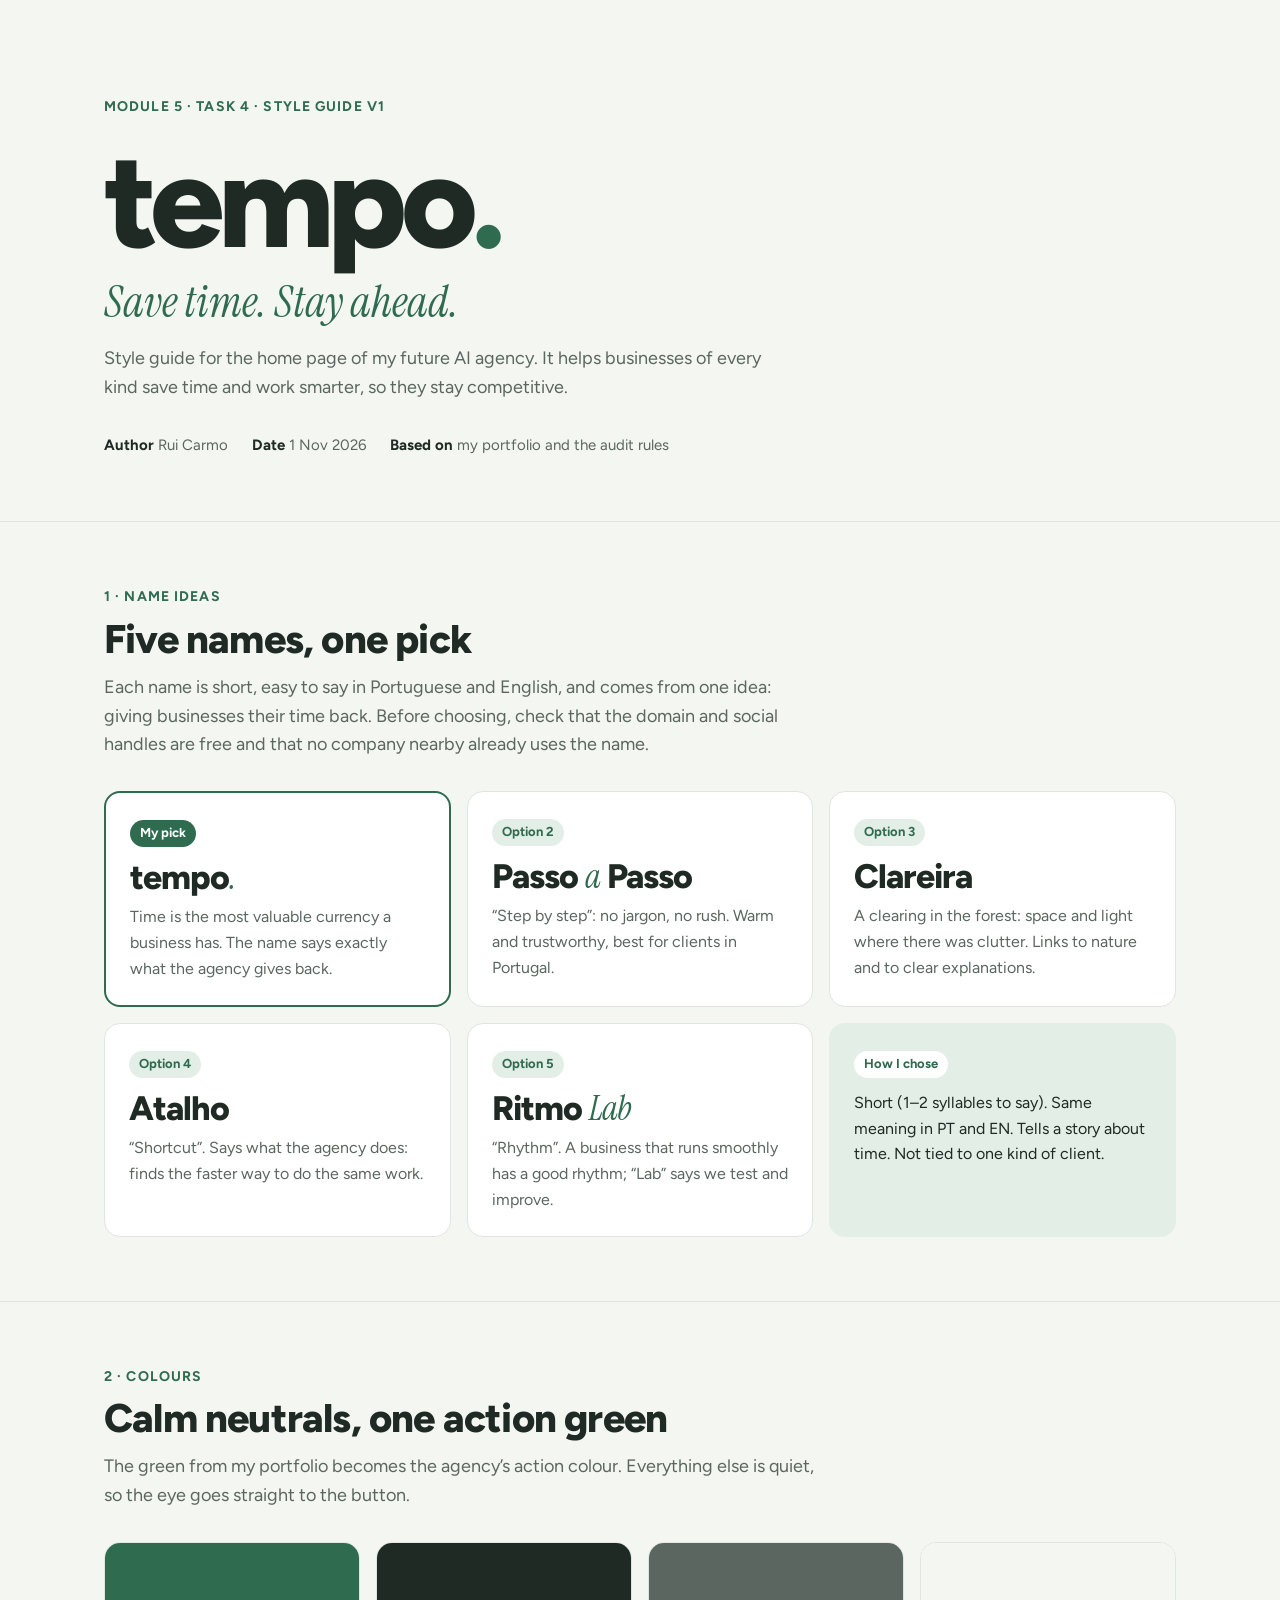
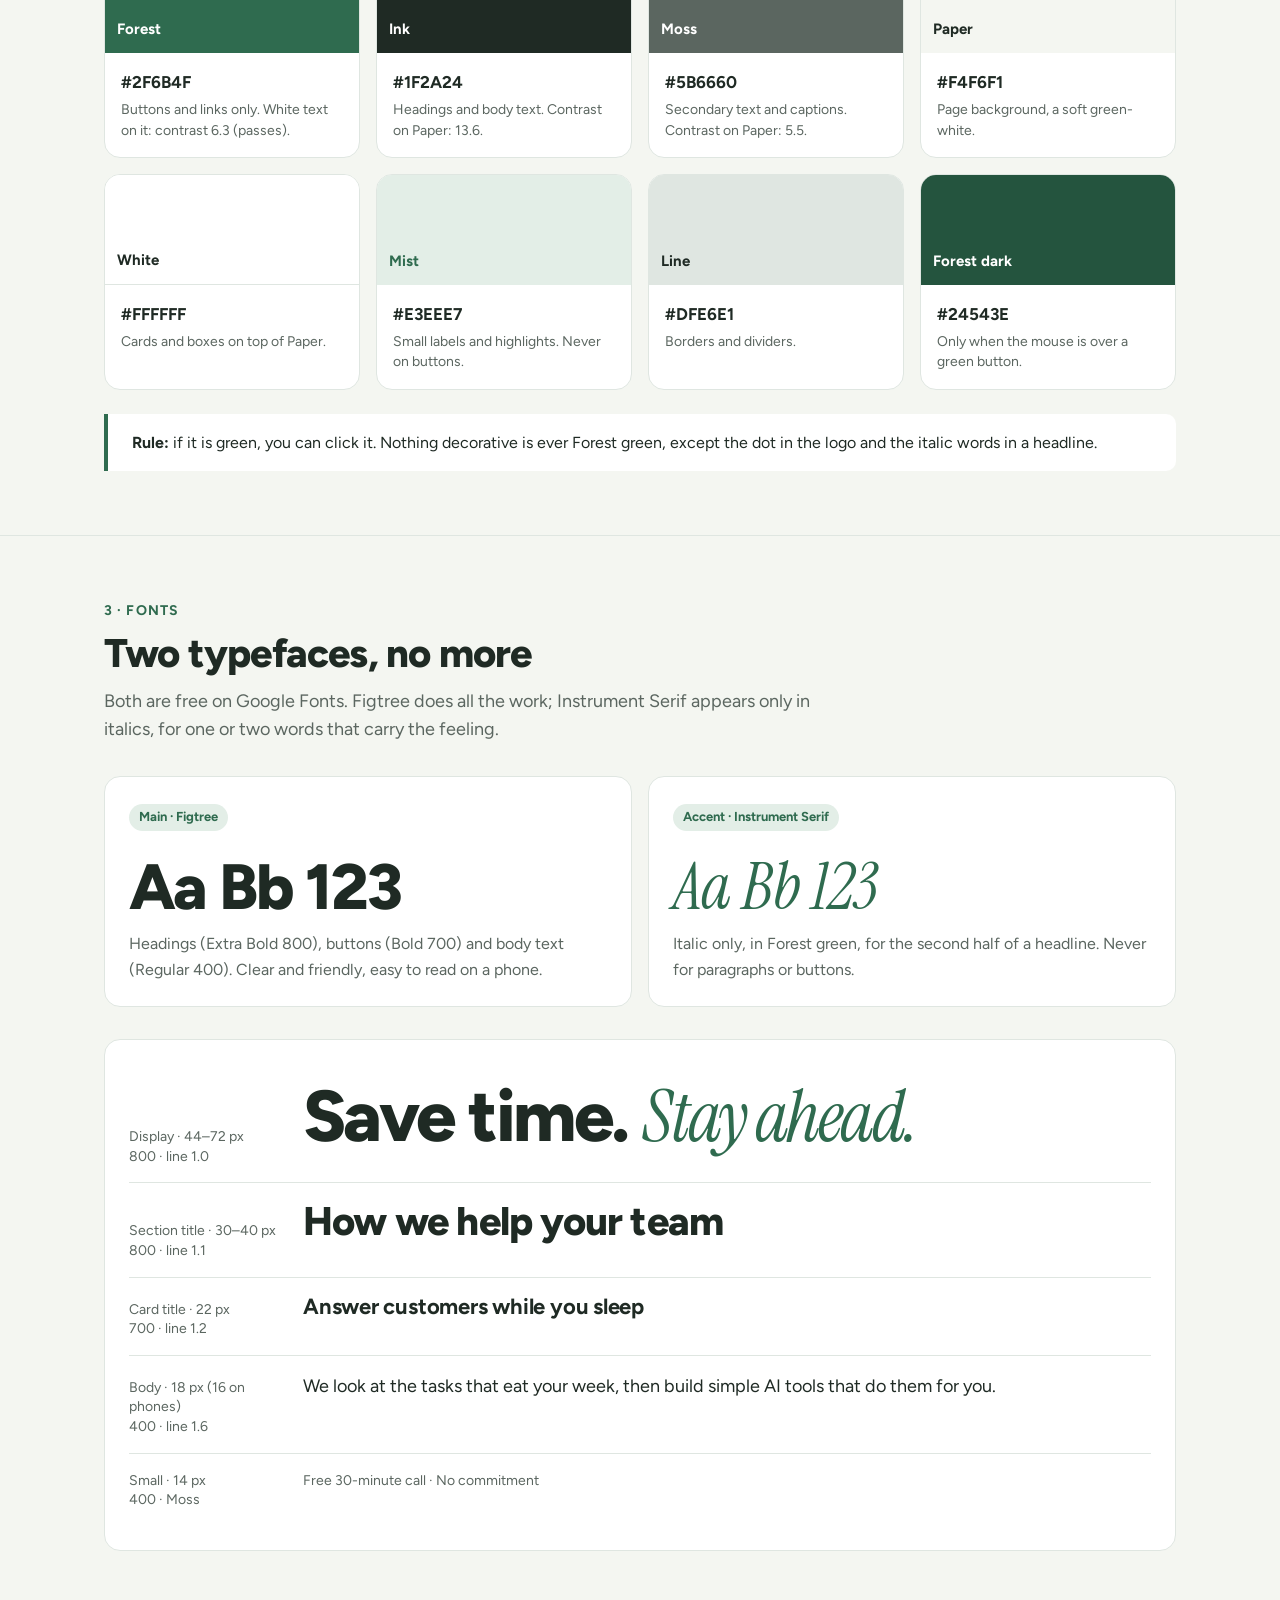
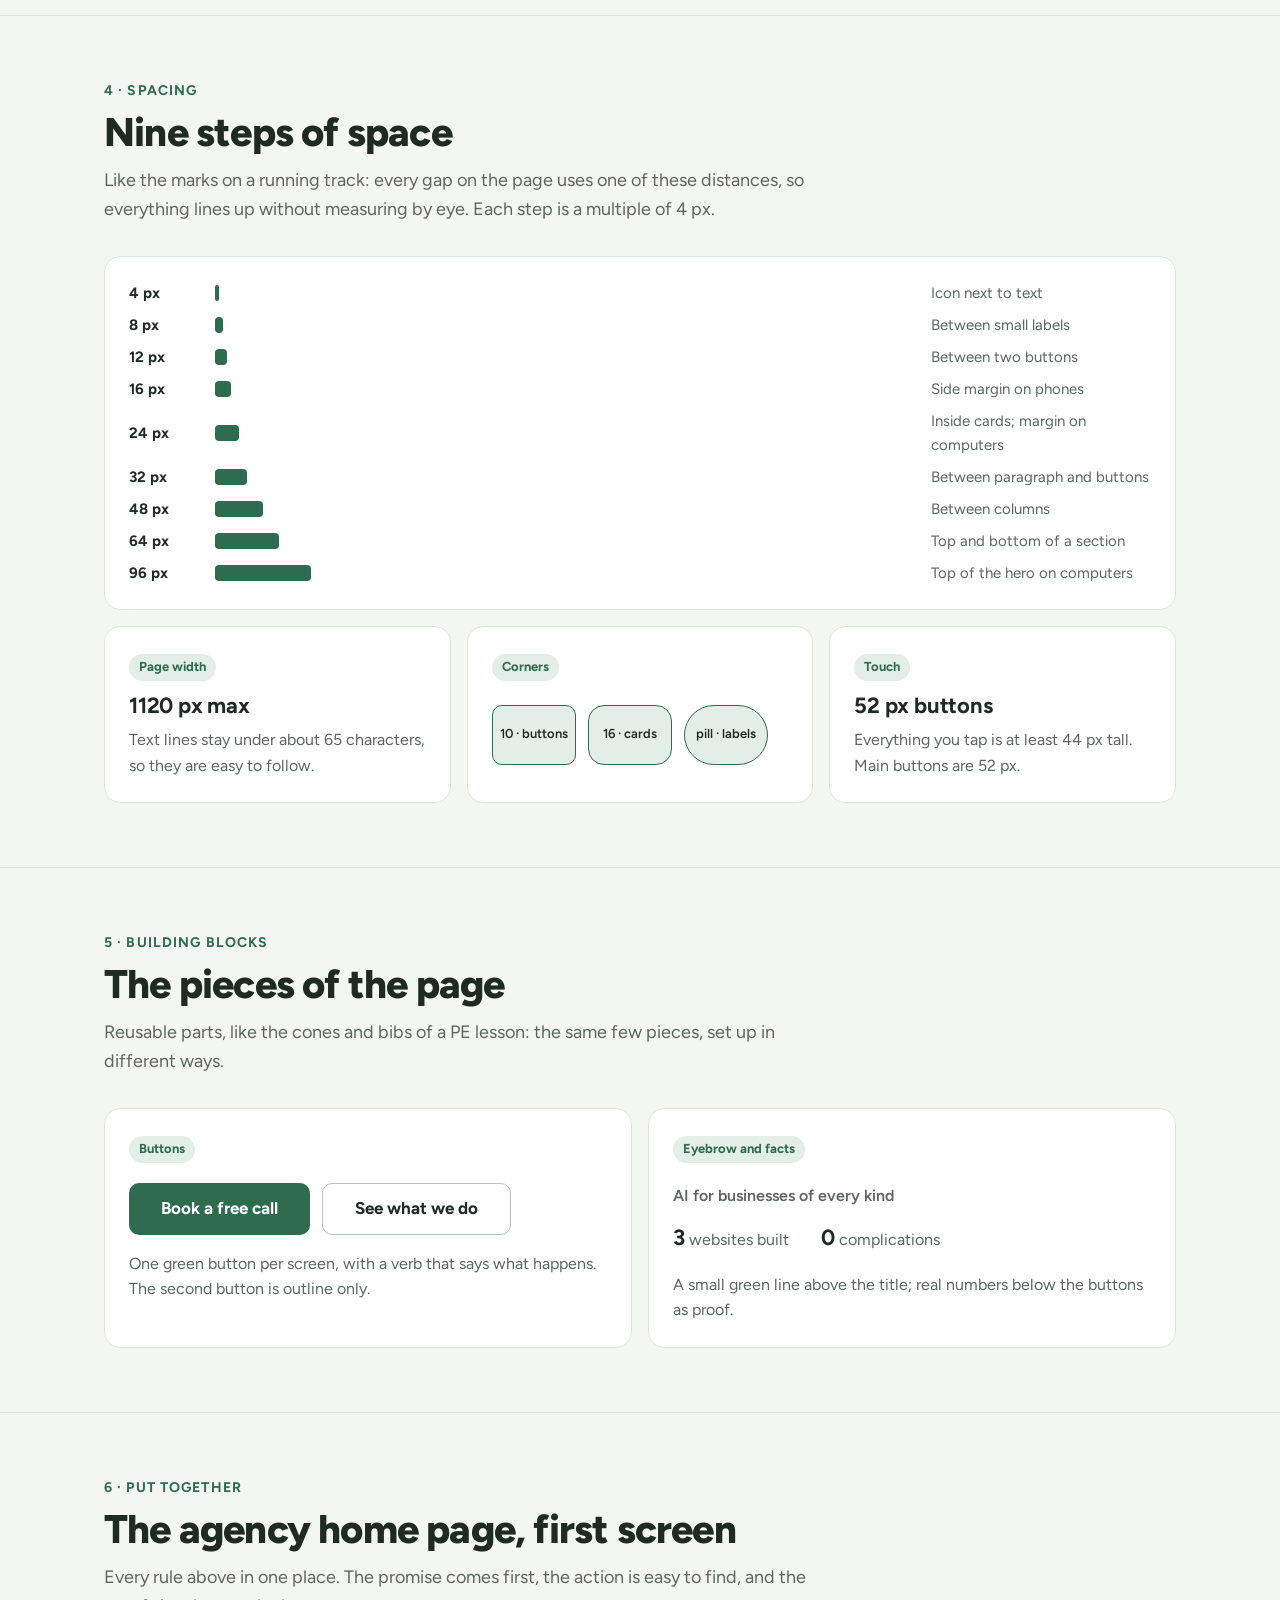
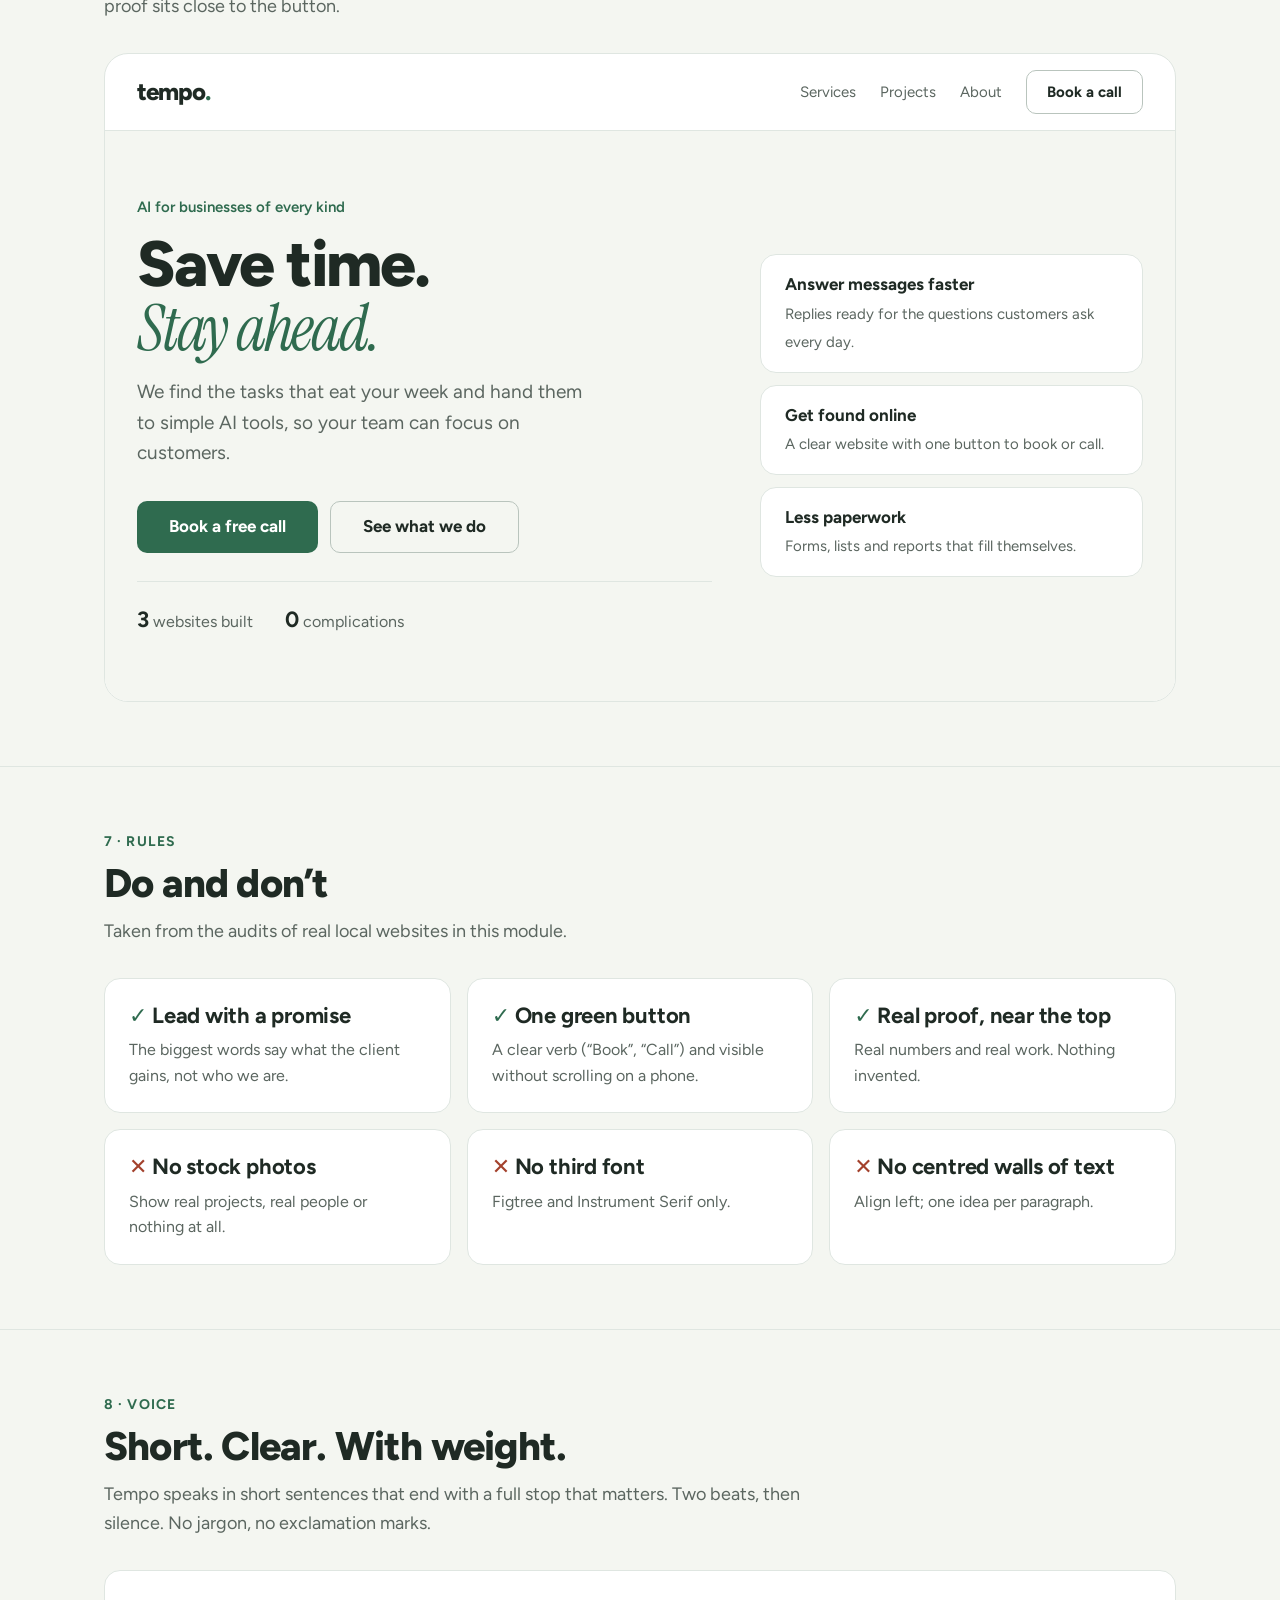
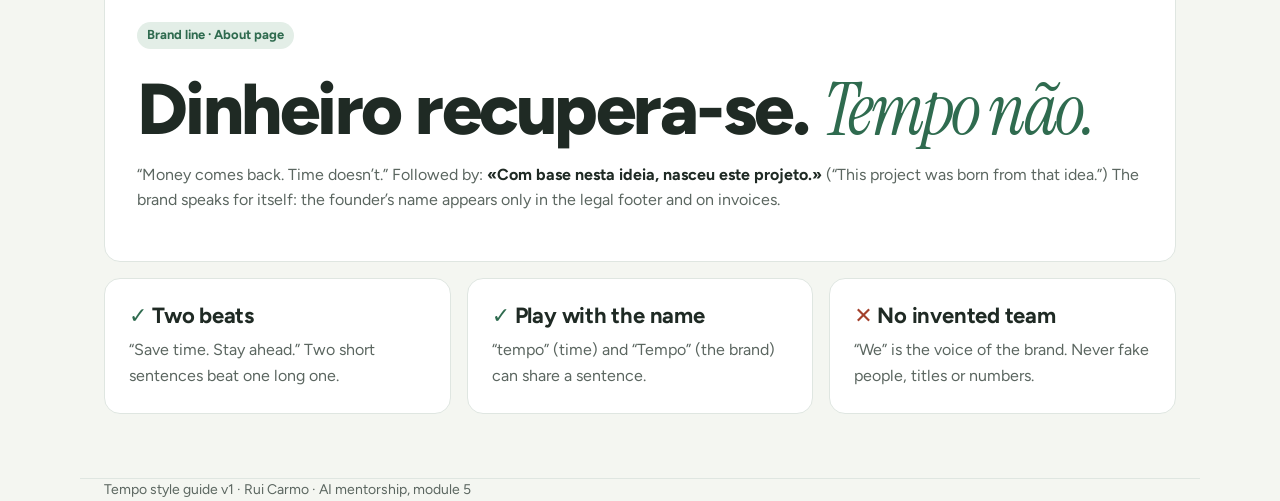
<file: semana-5/style-guide/index.html>
<!doctype html>
<html lang="en">
<head>
<meta charset="utf-8">
<meta name="viewport" content="width=device-width, initial-scale=1">
<meta name="robots" content="noindex, nofollow">
<title>Tempo — Style guide</title>
<link rel="preconnect" href="https://fonts.googleapis.com">
<link rel="preconnect" href="https://fonts.gstatic.com" crossorigin>
<link href="https://fonts.googleapis.com/css2?family=Figtree:wght@400;500;600;700;800&family=Instrument+Serif:ital@0;1&display=swap" rel="stylesheet">
<style>
  /* ===== The guide itself, written as settings (change here, changes everywhere) ===== */
  :root{
    /* Colours */
    --ink:#1f2a24;      /* text */
    --muted:#5b6660;    /* secondary text */
    --forest:#2f6b4f;   /* ACTION colour: buttons and links only */
    --forest-dark:#24543e;
    --paper:#f4f6f1;    /* page background */
    --white:#ffffff;    /* cards */
    --line:#dfe6e1;     /* borders */
    --mist:#e3eee7;     /* soft tint for labels */

    /* Fonts */
    --sans:"Figtree",system-ui,sans-serif;
    --serif:"Instrument Serif",Georgia,serif;

    /* Spacing: every gap is one of these steps */
    --s1:4px; --s2:8px; --s3:12px; --s4:16px; --s5:24px; --s6:32px; --s7:48px; --s8:64px; --s9:96px;

    /* Corners */
    --r-sm:10px; --r-md:16px; --r-pill:999px;
  }
  *{box-sizing:border-box;margin:0;padding:0}
  body{font-family:var(--sans);font-size:18px;line-height:1.6;color:var(--ink);background:var(--paper);overflow-x:hidden}
  .wrap{max-width:1120px;margin:0 auto;padding:0 var(--s5)}
  section{padding:var(--s8) 0;border-top:1px solid var(--line)}
  .kicker{font-size:14px;font-weight:700;letter-spacing:.08em;text-transform:uppercase;color:var(--forest)}
  h2{font-size:clamp(30px,4vw,40px);line-height:1.1;letter-spacing:-.02em;font-weight:800;margin:var(--s2) 0 var(--s3)}
  .lead{color:var(--muted);max-width:60ch;margin-bottom:var(--s6)}
  .grid{display:grid;gap:var(--s4)}
  .g2{grid-template-columns:repeat(2,1fr)} .g3{grid-template-columns:repeat(3,1fr)} .g4{grid-template-columns:repeat(4,1fr)}
  .card{background:var(--white);border:1px solid var(--line);border-radius:var(--r-md);padding:var(--s5)}
  .card h3{font-size:22px;line-height:1.2;letter-spacing:-.01em;margin-bottom:var(--s2)}
  .card p{color:var(--muted);font-size:16px}
  .tag{display:inline-block;font-size:13px;font-weight:700;background:var(--mist);color:var(--forest);border-radius:var(--r-pill);padding:3px 10px;margin-bottom:var(--s3)}
  code{font-family:ui-monospace,Consolas,monospace;font-size:14px;color:var(--ink);background:var(--mist);padding:1px 6px;border-radius:6px}

  /* Cover */
  .cover{padding-top:var(--s9);padding-bottom:var(--s8)}
  .wordmark{font-weight:800;font-size:clamp(64px,11vw,132px);letter-spacing:-.05em;line-height:.9}
  .wordmark span{color:var(--forest)}
  .cover h1{font-family:var(--serif);font-style:italic;font-weight:400;font-size:clamp(28px,4vw,44px);line-height:1.15;color:var(--forest);margin-top:var(--s4)}
  .cover p{color:var(--muted);margin-top:var(--s4);max-width:56ch}
  .meta{display:flex;flex-wrap:wrap;gap:var(--s2) var(--s5);margin-top:var(--s6);font-size:15px;color:var(--muted)}
  .meta b{color:var(--ink)}

  /* Names */
  .name{font-weight:800;font-size:34px;letter-spacing:-.03em;line-height:1.1;margin-bottom:var(--s2)}
  .name em{font-family:var(--serif);font-weight:400;color:var(--forest)}
  .pick{border:2px solid var(--forest)}
  .pick .tag{background:var(--forest);color:#fff}

  /* Colours */
  .sw{border-radius:var(--r-md);overflow:hidden;border:1px solid var(--line);background:var(--white)}
  .sw .chip{height:110px;display:flex;align-items:flex-end;padding:var(--s3);font-weight:700;font-size:15px}
  .sw .info{padding:var(--s4)}
  .sw .info b{display:block;font-size:17px}
  .sw .info small{display:block;color:var(--muted);font-size:14px;line-height:1.45;margin-top:var(--s1)}
  .rule{margin-top:var(--s5);background:var(--white);border-left:4px solid var(--forest);border-radius:0 var(--r-sm) var(--r-sm) 0;padding:var(--s4) var(--s5);font-size:16px}

  /* Type */
  .spec{display:grid;grid-template-columns:150px 1fr;gap:var(--s5);align-items:baseline;padding:var(--s4) 0;border-bottom:1px solid var(--line)}
  .spec:last-child{border-bottom:0}
  .spec small{color:var(--muted);font-size:14px;line-height:1.4}
  .t-display{font-size:clamp(44px,6vw,72px);font-weight:800;letter-spacing:-.035em;line-height:1}
  .t-display em{font-family:var(--serif);font-weight:400;color:var(--forest)}
  .t-h2{font-size:clamp(30px,4vw,40px);font-weight:800;letter-spacing:-.02em;line-height:1.1}
  .t-h3{font-size:22px;font-weight:700;letter-spacing:-.01em;line-height:1.2}
  .t-body{font-size:18px;line-height:1.6}
  .t-small{font-size:14px;color:var(--muted)}
  .fonts{margin-bottom:var(--s6)}
  .font-big{font-size:64px;line-height:1;margin:var(--s3) 0}
  .serif{font-family:var(--serif);font-style:italic;color:var(--forest)}

  /* Spacing */
  .steps{display:flex;flex-direction:column;gap:var(--s2)}
  .step{display:grid;grid-template-columns:70px 1fr 220px;gap:var(--s4);align-items:center;font-size:15px}
  .step .bar{height:16px;background:var(--forest);border-radius:4px}
  .step span:last-child{color:var(--muted)}
  .radii{display:flex;gap:var(--s3);flex-wrap:wrap;margin-top:var(--s3)}
  .radii div{width:84px;height:60px;background:var(--mist);border:1.5px solid var(--forest);display:grid;place-items:center;font-size:13px;font-weight:600}

  /* Components */
  .btn{display:inline-flex;align-items:center;justify-content:center;min-height:52px;padding:0 var(--s6);border-radius:var(--r-sm);font-weight:700;font-size:17px;text-decoration:none;font-family:var(--sans)}
  .btn-main{background:var(--forest);color:#fff}
  .btn-main:hover{background:var(--forest-dark)}
  .btn-ghost{border:1.5px solid #b9c4bd;color:var(--ink)}
  .row{display:flex;flex-wrap:wrap;gap:var(--s3);align-items:center}
  .eyebrow{font-size:15px;font-weight:600;color:var(--forest)}
  .facts{display:flex;flex-wrap:wrap;gap:var(--s2) var(--s6);color:var(--muted);font-size:16px}
  .facts b{font-size:22px;color:var(--ink);margin-right:var(--s1)}

  /* Example */
  .example{background:var(--white);border:1px solid var(--line);border-radius:24px;overflow:hidden}
  .ex-nav{display:flex;align-items:center;gap:var(--s5);padding:var(--s4) var(--s6);border-bottom:1px solid var(--line)}
  .ex-nav .logo{font-weight:800;font-size:24px;letter-spacing:-.04em}
  .ex-nav .logo span{color:var(--forest)}
  .ex-nav nav{margin-left:auto;display:flex;gap:var(--s5);font-size:15px;color:var(--muted)}
  .ex-hero{padding:var(--s8) var(--s6);display:grid;grid-template-columns:1.2fr .8fr;gap:var(--s7);align-items:center;background:var(--paper)}
  .ex-hero h3{font-size:clamp(40px,5.5vw,64px);font-weight:800;letter-spacing:-.035em;line-height:1.02;margin:var(--s3) 0 var(--s4)}
  .ex-hero h3 em{display:block;font-family:var(--serif);font-weight:400;color:var(--forest)}
  .ex-hero p.sub{color:var(--muted);font-size:19px;max-width:38ch;margin-bottom:var(--s6)}
  .ex-side{display:grid;gap:var(--s3)}
  .ex-side .card{padding:var(--s4) var(--s5)}
  .ex-side .card b{display:block;font-size:17px}
  .ex-side .card span{font-size:15px;color:var(--muted)}

  /* Rules */
  .do,.dont{font-size:16px}
  .do h3::before{content:"✓ ";color:var(--forest)}
  .dont h3::before{content:"✕ ";color:#a3412c}

  footer{padding-top:var(--s6);padding-bottom:var(--s8);color:var(--muted);font-size:14px;border-top:1px solid var(--line)}

  @media (max-width:860px){
    .g3,.g4{grid-template-columns:repeat(2,1fr)}
    .ex-hero{grid-template-columns:1fr}
    .ex-nav nav{display:none}
    .step{grid-template-columns:56px 1fr;}
    .step span:last-child{grid-column:1/-1;margin-top:-6px}
  }
  @media (max-width:560px){
    body{font-size:16px}
    .wrap{padding:0 var(--s4)}
    section{padding:var(--s7) 0}
    .g2,.g3,.g4{grid-template-columns:1fr}
    .spec{grid-template-columns:1fr;gap:var(--s1)}
    .ex-hero{padding:var(--s6) var(--s5)}
    .ex-nav{padding:var(--s4) var(--s5)}
    .row .btn{width:100%}
  }
</style>
</head>
<body>

<header class="wrap cover">
  <div class="kicker">Module 5 · Task 4 · Style guide v1</div>
  <div class="wordmark" style="margin-top:24px">tempo<span>.</span></div>
  <h1>Save time. Stay ahead.</h1>
  <p>Style guide for the home page of my future AI agency. It helps businesses of every kind save time and work smarter, so they stay competitive.</p>
  <div class="meta"><span><b>Author</b> Rui Carmo</span><span><b>Date</b> 1 Nov 2026</span><span><b>Based on</b> my portfolio and the audit rules</span></div>
</header>

<!-- 1. NAME IDEAS -->
<section>
  <div class="wrap">
    <div class="kicker">1 · Name ideas</div>
    <h2>Five names, one pick</h2>
    <p class="lead">Each name is short, easy to say in Portuguese and English, and comes from one idea: giving businesses their time back. Before choosing, check that the domain and social handles are free and that no company nearby already uses the name.</p>
    <div class="grid g3">
      <div class="card pick"><span class="tag">My pick</span>
        <div class="name">tempo<em>.</em></div>
        <p>Time is the most valuable currency a business has. The name says exactly what the agency gives back.</p></div>
      <div class="card"><span class="tag">Option 2</span>
        <div class="name">Passo <em>a</em> Passo</div>
        <p>“Step by step”: no jargon, no rush. Warm and trustworthy, best for clients in Portugal.</p></div>
      <div class="card"><span class="tag">Option 3</span>
        <div class="name">Clareira</div>
        <p>A clearing in the forest: space and light where there was clutter. Links to nature and to clear explanations.</p></div>
      <div class="card"><span class="tag">Option 4</span>
        <div class="name">Atalho</div>
        <p>“Shortcut”. Says what the agency does: finds the faster way to do the same work.</p></div>
      <div class="card"><span class="tag">Option 5</span>
        <div class="name">Ritmo <em>Lab</em></div>
        <p>“Rhythm”. A business that runs smoothly has a good rhythm; “Lab” says we test and improve.</p></div>
      <div class="card" style="background:var(--mist);border-color:transparent"><span class="tag" style="background:#fff">How I chose</span>
        <p style="color:var(--ink)">Short (1–2 syllables to say). Same meaning in PT and EN. Tells a story about time. Not tied to one kind of client.</p></div>
    </div>
  </div>
</section>

<!-- 2. COLOURS -->
<section>
  <div class="wrap">
    <div class="kicker">2 · Colours</div>
    <h2>Calm neutrals, one action green</h2>
    <p class="lead">The green from my portfolio becomes the agency’s action colour. Everything else is quiet, so the eye goes straight to the button.</p>
    <div class="grid g4">
      <div class="sw"><div class="chip" style="background:#2f6b4f;color:#fff">Forest</div><div class="info"><b>#2F6B4F</b><small>Buttons and links only. White text on it: contrast 6.3 (passes).</small></div></div>
      <div class="sw"><div class="chip" style="background:#1f2a24;color:#fff">Ink</div><div class="info"><b>#1F2A24</b><small>Headings and body text. Contrast on Paper: 13.6.</small></div></div>
      <div class="sw"><div class="chip" style="background:#5b6660;color:#fff">Moss</div><div class="info"><b>#5B6660</b><small>Secondary text and captions. Contrast on Paper: 5.5.</small></div></div>
      <div class="sw"><div class="chip" style="background:#f4f6f1;color:#1f2a24">Paper</div><div class="info"><b>#F4F6F1</b><small>Page background, a soft green-white.</small></div></div>
      <div class="sw"><div class="chip" style="background:#ffffff;color:#1f2a24;border-bottom:1px solid #dfe6e1">White</div><div class="info"><b>#FFFFFF</b><small>Cards and boxes on top of Paper.</small></div></div>
      <div class="sw"><div class="chip" style="background:#e3eee7;color:#2f6b4f">Mist</div><div class="info"><b>#E3EEE7</b><small>Small labels and highlights. Never on buttons.</small></div></div>
      <div class="sw"><div class="chip" style="background:#dfe6e1;color:#1f2a24">Line</div><div class="info"><b>#DFE6E1</b><small>Borders and dividers.</small></div></div>
      <div class="sw"><div class="chip" style="background:#24543e;color:#fff">Forest dark</div><div class="info"><b>#24543E</b><small>Only when the mouse is over a green button.</small></div></div>
    </div>
    <p class="rule"><b>Rule:</b> if it is green, you can click it. Nothing decorative is ever Forest green, except the dot in the logo and the italic words in a headline.</p>
  </div>
</section>

<!-- 3. TYPOGRAPHY -->
<section>
  <div class="wrap">
    <div class="kicker">3 · Fonts</div>
    <h2>Two typefaces, no more</h2>
    <p class="lead">Both are free on Google Fonts. Figtree does all the work; Instrument Serif appears only in italics, for one or two words that carry the feeling.</p>
    <div class="grid g2 fonts">
      <div class="card"><span class="tag">Main · Figtree</span><div class="font-big" style="font-weight:800;letter-spacing:-.03em">Aa Bb 123</div><p>Headings (Extra Bold 800), buttons (Bold 700) and body text (Regular 400). Clear and friendly, easy to read on a phone.</p></div>
      <div class="card"><span class="tag">Accent · Instrument Serif</span><div class="font-big serif">Aa Bb 123</div><p>Italic only, in Forest green, for the second half of a headline. Never for paragraphs or buttons.</p></div>
    </div>
    <div class="card">
      <div class="spec"><small>Display · 44–72 px<br>800 · line 1.0</small><div class="t-display">Save time. <em>Stay ahead.</em></div></div>
      <div class="spec"><small>Section title · 30–40 px<br>800 · line 1.1</small><div class="t-h2">How we help your team</div></div>
      <div class="spec"><small>Card title · 22 px<br>700 · line 1.2</small><div class="t-h3">Answer customers while you sleep</div></div>
      <div class="spec"><small>Body · 18 px (16 on phones)<br>400 · line 1.6</small><div class="t-body">We look at the tasks that eat your week, then build simple AI tools that do them for you.</div></div>
      <div class="spec"><small>Small · 14 px<br>400 · Moss</small><div class="t-small">Free 30-minute call · No commitment</div></div>
    </div>
  </div>
</section>

<!-- 4. SPACING -->
<section>
  <div class="wrap">
    <div class="kicker">4 · Spacing</div>
    <h2>Nine steps of space</h2>
    <p class="lead">Like the marks on a running track: every gap on the page uses one of these distances, so everything lines up without measuring by eye. Each step is a multiple of 4 px.</p>
    <div class="card steps">
      <div class="step"><b>4 px</b><div class="bar" style="width:4px"></div><span>Icon next to text</span></div>
      <div class="step"><b>8 px</b><div class="bar" style="width:8px"></div><span>Between small labels</span></div>
      <div class="step"><b>12 px</b><div class="bar" style="width:12px"></div><span>Between two buttons</span></div>
      <div class="step"><b>16 px</b><div class="bar" style="width:16px"></div><span>Side margin on phones</span></div>
      <div class="step"><b>24 px</b><div class="bar" style="width:24px"></div><span>Inside cards; margin on computers</span></div>
      <div class="step"><b>32 px</b><div class="bar" style="width:32px"></div><span>Between paragraph and buttons</span></div>
      <div class="step"><b>48 px</b><div class="bar" style="width:48px"></div><span>Between columns</span></div>
      <div class="step"><b>64 px</b><div class="bar" style="width:64px"></div><span>Top and bottom of a section</span></div>
      <div class="step"><b>96 px</b><div class="bar" style="width:96px"></div><span>Top of the hero on computers</span></div>
    </div>
    <div class="grid g3" style="margin-top:16px">
      <div class="card"><span class="tag">Page width</span><h3>1120 px max</h3><p>Text lines stay under about 65 characters, so they are easy to follow.</p></div>
      <div class="card"><span class="tag">Corners</span><div class="radii"><div style="border-radius:10px">10 · buttons</div><div style="border-radius:16px">16 · cards</div><div style="border-radius:999px">pill · labels</div></div></div>
      <div class="card"><span class="tag">Touch</span><h3>52 px buttons</h3><p>Everything you tap is at least 44 px tall. Main buttons are 52 px.</p></div>
    </div>
  </div>
</section>

<!-- 5. COMPONENTS -->
<section>
  <div class="wrap">
    <div class="kicker">5 · Building blocks</div>
    <h2>The pieces of the page</h2>
    <p class="lead">Reusable parts, like the cones and bibs of a PE lesson: the same few pieces, set up in different ways.</p>
    <div class="grid g2">
      <div class="card"><span class="tag">Buttons</span>
        <div class="row" style="margin:8px 0 16px"><a class="btn btn-main" href="#">Book a free call</a><a class="btn btn-ghost" href="#">See what we do</a></div>
        <p>One green button per screen, with a verb that says what happens. The second button is outline only.</p></div>
      <div class="card"><span class="tag">Eyebrow and facts</span>
        <p class="eyebrow" style="margin:8px 0 12px">AI for businesses of every kind</p>
        <div class="facts"><span><b>3</b>websites built</span><span><b>0</b>complications</span></div>
        <p style="margin-top:16px">A small green line above the title; real numbers below the buttons as proof.</p></div>
    </div>
  </div>
</section>

<!-- 6. EXAMPLE -->
<section>
  <div class="wrap">
    <div class="kicker">6 · Put together</div>
    <h2>The agency home page, first screen</h2>
    <p class="lead">Every rule above in one place. The promise comes first, the action is easy to find, and the proof sits close to the button.</p>
    <div class="example">
      <div class="ex-nav"><div class="logo">tempo<span>.</span></div><nav><span>Services</span><span>Projects</span><span>About</span></nav><a class="btn btn-ghost" href="#" style="min-height:44px;padding:0 20px;font-size:15px">Book a call</a></div>
      <div class="ex-hero">
        <div>
          <p class="eyebrow">AI for businesses of every kind</p>
          <h3>Save time. <em>Stay ahead.</em></h3>
          <p class="sub">We find the tasks that eat your week and hand them to simple AI tools, so your team can focus on customers.</p>
          <div class="row"><a class="btn btn-main" href="#">Book a free call</a><a class="btn btn-ghost" href="#">See what we do</a></div>
          <div class="facts" style="margin-top:28px;padding-top:20px;border-top:1px solid var(--line)"><span><b>3</b>websites built</span><span><b>0</b>complications</span></div>
        </div>
        <div class="ex-side">
          <div class="card"><b>Answer messages faster</b><span>Replies ready for the questions customers ask every day.</span></div>
          <div class="card"><b>Get found online</b><span>A clear website with one button to book or call.</span></div>
          <div class="card"><b>Less paperwork</b><span>Forms, lists and reports that fill themselves.</span></div>
        </div>
      </div>
    </div>
  </div>
</section>

<!-- 7. RULES -->
<section>
  <div class="wrap">
    <div class="kicker">7 · Rules</div>
    <h2>Do and don’t</h2>
    <p class="lead">Taken from the audits of real local websites in this module.</p>
    <div class="grid g3">
      <div class="card do"><h3>Lead with a promise</h3><p>The biggest words say what the client gains, not who we are.</p></div>
      <div class="card do"><h3>One green button</h3><p>A clear verb (“Book”, “Call”) and visible without scrolling on a phone.</p></div>
      <div class="card do"><h3>Real proof, near the top</h3><p>Real numbers and real work. Nothing invented.</p></div>
      <div class="card dont"><h3>No stock photos</h3><p>Show real projects, real people or nothing at all.</p></div>
      <div class="card dont"><h3>No third font</h3><p>Figtree and Instrument Serif only.</p></div>
      <div class="card dont"><h3>No centred walls of text</h3><p>Align left; one idea per paragraph.</p></div>
    </div>
  </div>
</section>

<!-- 8. VOICE -->
<section>
  <div class="wrap">
    <div class="kicker">8 · Voice</div>
    <h2>Short. Clear. With weight.</h2>
    <p class="lead">Tempo speaks in short sentences that end with a full stop that matters. Two beats, then silence. No jargon, no exclamation marks.</p>
    <div class="card" style="padding:48px 32px;margin-bottom:16px">
      <span class="tag">Brand line · About page</span>
      <div class="t-display" style="margin-top:12px">Dinheiro recupera-se. <em>Tempo não.</em></div>
      <p style="margin-top:16px;color:var(--muted)">“Money comes back. Time doesn’t.” Followed by: <b style="color:var(--ink)">«Com base nesta ideia, nasceu este projeto.»</b> (“This project was born from that idea.”) The brand speaks for itself: the founder’s name appears only in the legal footer and on invoices.</p>
    </div>
    <div class="grid g3">
      <div class="card do"><h3>Two beats</h3><p>“Save time. Stay ahead.” Two short sentences beat one long one.</p></div>
      <div class="card do"><h3>Play with the name</h3><p>“tempo” (time) and “Tempo” (the brand) can share a sentence.</p></div>
      <div class="card dont"><h3>No invented team</h3><p>“We” is the voice of the brand. Never fake people, titles or numbers.</p></div>
    </div>
  </div>
</section>

<footer class="wrap">Tempo style guide v1 · Rui Carmo · AI mentorship, module 5</footer>

</body>
</html>
</file>
<file: style.css>
/* ===== Second typeface (italic only), stored on this site instead of Google Fonts ===== */
@font-face {
  font-family: "Instrument Serif";
  font-style: italic;
  font-weight: 400;
  font-display: swap;
  src: url("fonts/instrument-serif-italic.woff2") format("woff2");
  unicode-range: U+0000-00FF, U+0131, U+0152-0153, U+02BB-02BC, U+02C6, U+02DA, U+02DC, U+0304, U+0308, U+0329, U+2000-206F, U+20AC, U+2122, U+2191, U+2193, U+2212, U+2215, U+FEFF, U+FFFD;
}

/* ===== Colours and basics (change these to restyle the whole site) ===== */
:root {
  --color-text: #1f2a24;
  --color-muted: #5b6660;
  --color-bg: #ffffff;
  --color-bg-alt: #f3f6f2;
  --color-accent: #2f6b4f;      /* a calm nature green */
  --color-accent-dark: #24543e;
  --radius: 10px;
}

* {
  box-sizing: border-box;
}

body {
  margin: 0;
  font-family: system-ui, -apple-system, "Segoe UI", Roboto, Arial, sans-serif;
  font-size: 18px;
  line-height: 1.6;
  color: var(--color-text);
  background: var(--color-bg);
}

h1, h2, h3 {
  line-height: 1.2;
  margin-top: 0;
}

/* Keeps content from stretching too wide on big screens */
.container {
  max-width: 1000px;
  margin: 0 auto;
  padding: 0 20px;
}

/* ===== Button ===== */
.button {
  display: inline-block;
  padding: 12px 24px;
  background: var(--color-accent);
  color: #ffffff;
  text-decoration: none;
  border-radius: var(--radius);
  font-weight: 600;
}

.button:hover {
  background: var(--color-accent-dark);
}

/* ===== 1. Hero ===== */

/* Makes the "See my projects" button glide down instead of jumping */
html {
  scroll-behavior: smooth;
}

/* Light background so green is kept for buttons only; text aligned left */
.hero {
  padding: 72px 0 88px;
  background: var(--color-bg-alt);
  border-bottom: 1px solid #e2e8e3;
}

/* Two columns on a computer: words on the left, project screenshots on the right */
.hero-grid {
  display: grid;
  grid-template-columns: 1.1fr 0.9fr;
  gap: 48px;
  align-items: center;
}

/* Small line above the headline: who I am and what I do */
.eyebrow {
  margin: 0 0 18px;
  font-size: 0.95rem;
  font-weight: 600;
  color: var(--color-accent);
}

/* The promise: the biggest text on the page */
.hero h1 {
  font-size: clamp(2.6rem, 6vw, 4.4rem);
  font-weight: 800;
  line-height: 1.02;
  letter-spacing: -0.035em;
  margin-bottom: 20px;
}

/* The italic words use the second typeface */
.hero h1 em {
  display: block;
  font-family: "Instrument Serif", Georgia, serif;
  font-style: italic;
  font-weight: 400;
  letter-spacing: -0.01em;
  color: var(--color-accent);
}

.tagline {
  font-size: clamp(1.05rem, 2vw, 1.25rem);
  color: var(--color-muted);
  max-width: 34ch;
  margin: 0 0 32px;
}

/* Main button in green (the action colour), second button with outline only */
.hero-actions {
  display: flex;
  flex-wrap: wrap;
  gap: 12px;
}

.hero .button {
  display: inline-flex;
  align-items: center;
  justify-content: center;
  min-height: 52px;
  padding: 0 28px;
}

.button-ghost {
  background: transparent;
  color: var(--color-text);
  border: 1.5px solid #b9c4bd;
}

.button-ghost:hover {
  background: transparent;
  border-color: var(--color-text);
}

/* Two facts as proof, close to the buttons */
.hero-facts {
  display: flex;
  flex-wrap: wrap;
  gap: 8px 28px;
  list-style: none;
  margin: 28px 0 0;
  padding: 20px 0 0;
  border-top: 1px solid #dfe6e1;
  font-size: 0.98rem;
  color: var(--color-muted);
}

.hero-facts strong {
  font-size: 1.35rem;
  color: var(--color-text);
  margin-right: 4px;
}

/* Three screenshots stacked like photos on a table */
.hero-shots {
  position: relative;
  display: block;
  aspect-ratio: 1 / 0.9;
}

.shot {
  position: absolute;
  width: 78%;
  height: auto;
  border-radius: 12px;
  border: 1px solid #dfe6e1;
  box-shadow: 0 14px 34px -14px rgba(31, 42, 36, 0.35);
  transition: transform 0.25s;
}

.shot-1 { top: 0;   right: 0;   transform: rotate(2deg); }
.shot-2 { top: 30%; left: 0;    transform: rotate(-2.5deg); }
.shot-3 { bottom: 0; right: 6%; transform: rotate(1deg); }

.hero-shots:hover .shot-1 { transform: rotate(3deg) translateY(-4px); }
.hero-shots:hover .shot-2 { transform: rotate(-3.5deg) translateY(-4px); }
.hero-shots:hover .shot-3 { transform: rotate(2deg) translateY(-4px); }

/* Phones: one column, buttons full width, screenshots below */
@media (max-width: 800px) {
  .hero {
    padding: 40px 0 56px;
  }

  .hero-grid {
    grid-template-columns: 1fr;
    gap: 40px;
  }

  .hero-actions {
    flex-direction: column;
  }

  .hero .button {
    width: 100%;
  }

  .hero-shots {
    max-width: 420px;
    width: 100%;
    margin: 0 auto;
  }
}

/* ===== Shared section spacing ===== */
.section {
  padding: 80px 0;
}

.section-alt {
  background: var(--color-bg-alt);
}

.section h2 {
  font-size: 2rem;
  margin-bottom: 24px;
}

/* ===== 2. About ===== */
#about p {
  max-width: 680px;
}

/* ===== 3. Project cards ===== */

/* Three equal columns on a computer; every card in a row gets the same height */
.cards {
  display: grid;
  grid-template-columns: repeat(3, 1fr);
  gap: 32px;
}

.card {
  position: relative; /* lets the link's invisible layer cover the whole card */
  background: var(--color-bg);
  border-radius: 16px;
  overflow: hidden; /* keeps the image inside the rounded corners */
  box-shadow: 0 4px 16px rgba(0, 0, 0, 0.08);
  display: flex;
  flex-direction: column;
  transition: transform 0.2s, box-shadow 0.2s;
}

/* Card lifts slightly when the mouse is over it */
.card:hover {
  transform: translateY(-4px);
  box-shadow: 0 10px 24px rgba(0, 0, 0, 0.12);
}

/* Project screenshot: fills the card width, never wider, same 16/10 shape as before */
.card-image {
  display: block;
  width: 100%;
  max-width: 100%;
  height: auto;
  aspect-ratio: 16 / 10;
  object-fit: cover;
  object-position: left top; /* keeps each site's headline readable */
  background: #dde9e2; /* light green shows while the image loads */
}

.card-body {
  padding: 24px;
  display: flex;
  flex-direction: column;
  flex: 1;
}

.card-body h3 {
  font-size: 1.3rem;
  font-weight: 700;
  letter-spacing: -0.01em;
  margin-bottom: 10px;
}

/* flex: 1 pushes the link to the bottom, so links line up across cards */
.card-body p {
  color: var(--color-muted);
  font-size: 1rem;
  margin: 0 0 20px;
  flex: 1;
}

/* min-height gives a 44px tap target; the negative margins keep the spacing as before */
.card-body a {
  display: flex;
  align-items: center;
  min-height: 44px;
  margin: -9px 0;
  color: var(--color-accent);
  font-weight: 600;
  text-decoration: none;
}

/* Invisible layer over the whole card, so a click anywhere opens the project */
.card-body a::after {
  content: "";
  position: absolute;
  inset: 0;
  border-radius: 16px;
}

.card:hover .card-body a {
  text-decoration: underline;
}

/* Keyboard users see the outline around the whole card */
.card-body a:focus-visible {
  outline: none;
}

.card-body a:focus-visible::after {
  outline: 3px solid var(--color-accent);
  outline-offset: -3px; /* drawn inside, since the card hides anything outside it */
}

/* Tablets and phones: one card per row */
@media (max-width: 800px) {
  .cards {
    grid-template-columns: 1fr;
    max-width: 480px;
    margin: 0 auto;
  }
}

/* ===== 4. Contact ===== */

/* Green block with white text, matching the hero at the top */
#contact {
  padding: 100px 0;
  background: var(--color-accent);
  color: #ffffff;
  text-align: center;
}

#contact h2 {
  font-size: clamp(2rem, 5vw, 2.8rem);
  font-weight: 700;
  letter-spacing: -0.02em;
  margin-bottom: 16px;
}

#contact p {
  max-width: 520px;
  margin: 0 auto 40px;
  font-size: 1.15rem;
  opacity: 0.9;
}

/* White email button with green text, same as the hero button */
#contact .button {
  background: #ffffff;
  color: var(--color-accent);
  padding: 14px 32px;
  overflow-wrap: anywhere; /* lets the email wrap on very small phones */
}

#contact .button:hover {
  background: var(--color-bg-alt);
}

/* ===== Footer ===== */
.footer {
  padding: 24px 0;
  text-align: center;
  font-size: 0.9rem;
  color: var(--color-muted);
  background: var(--color-bg);
}

.footer p {
  margin: 0;
}

/* ===== Small screens (phones) ===== */
@media (max-width: 600px) {
  body {
    font-size: 16px;
  }

  .section {
    padding: 56px 0;
  }
}
</file>
